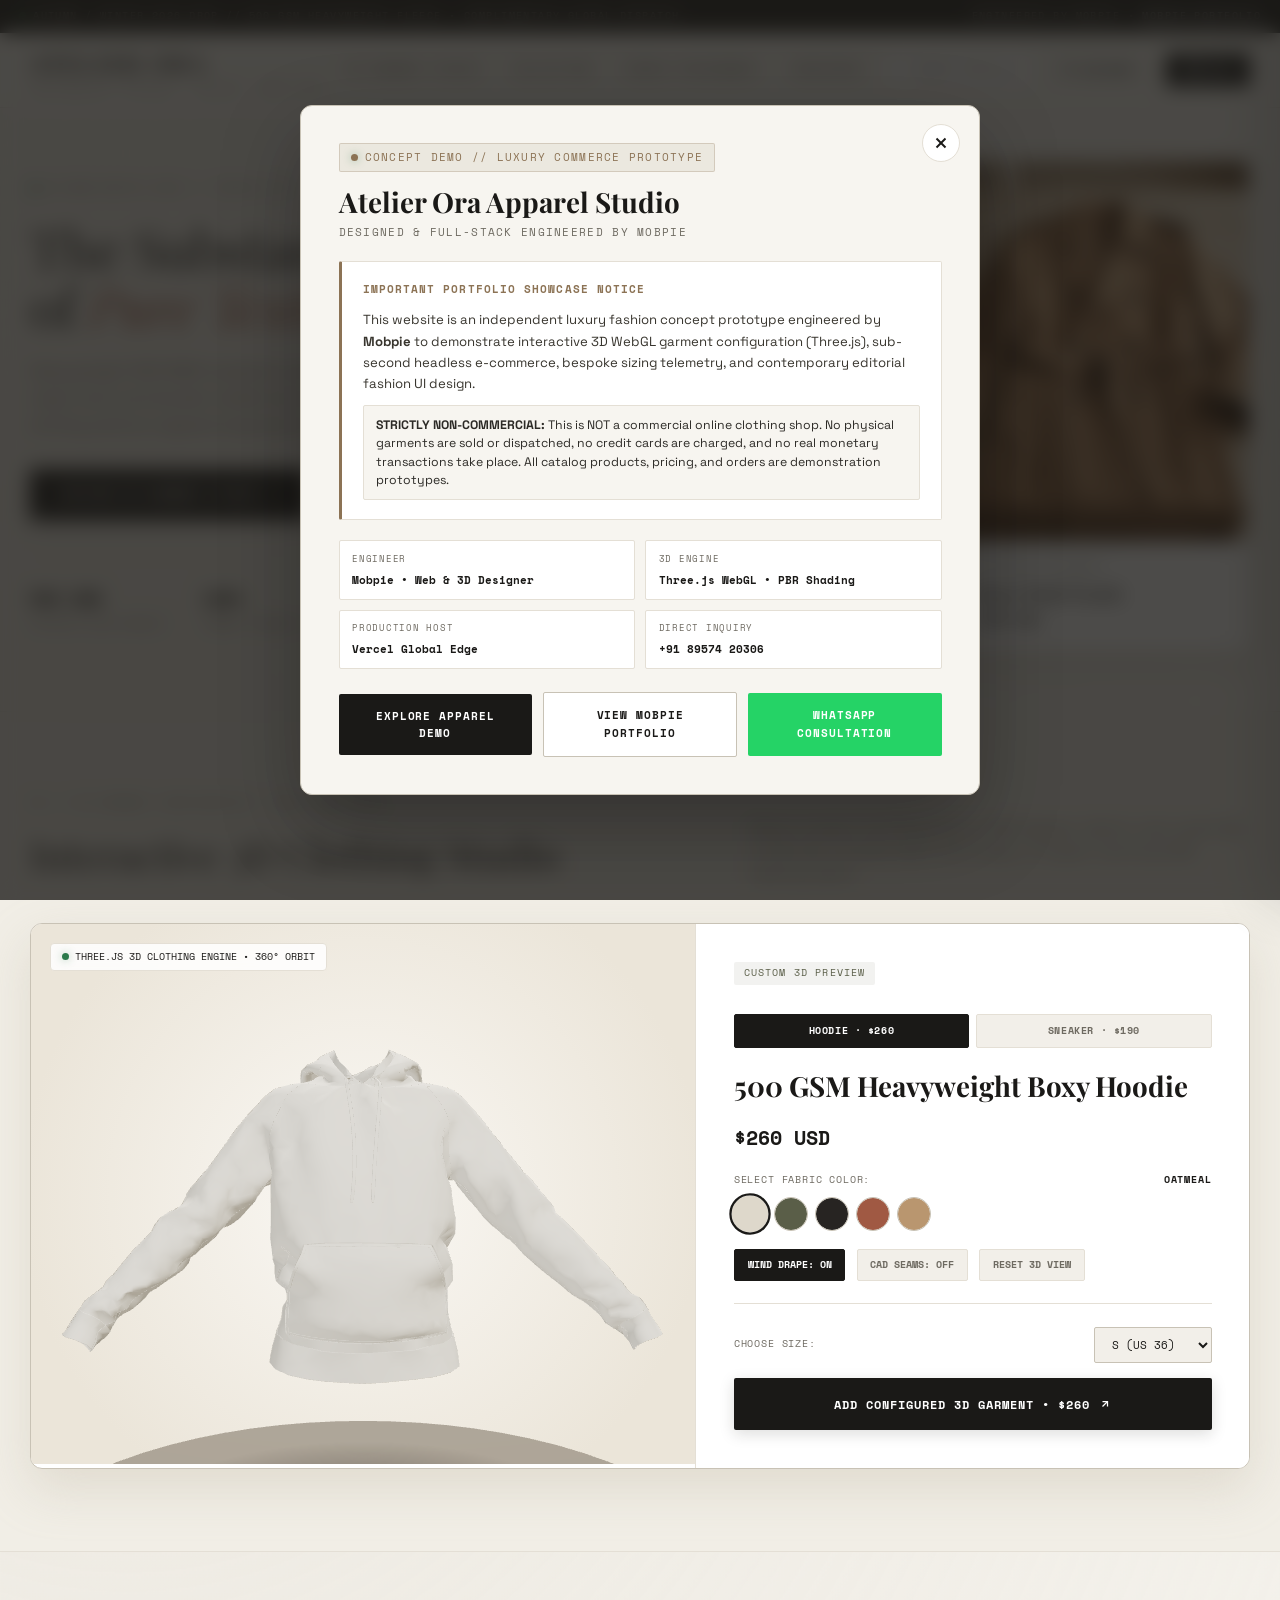
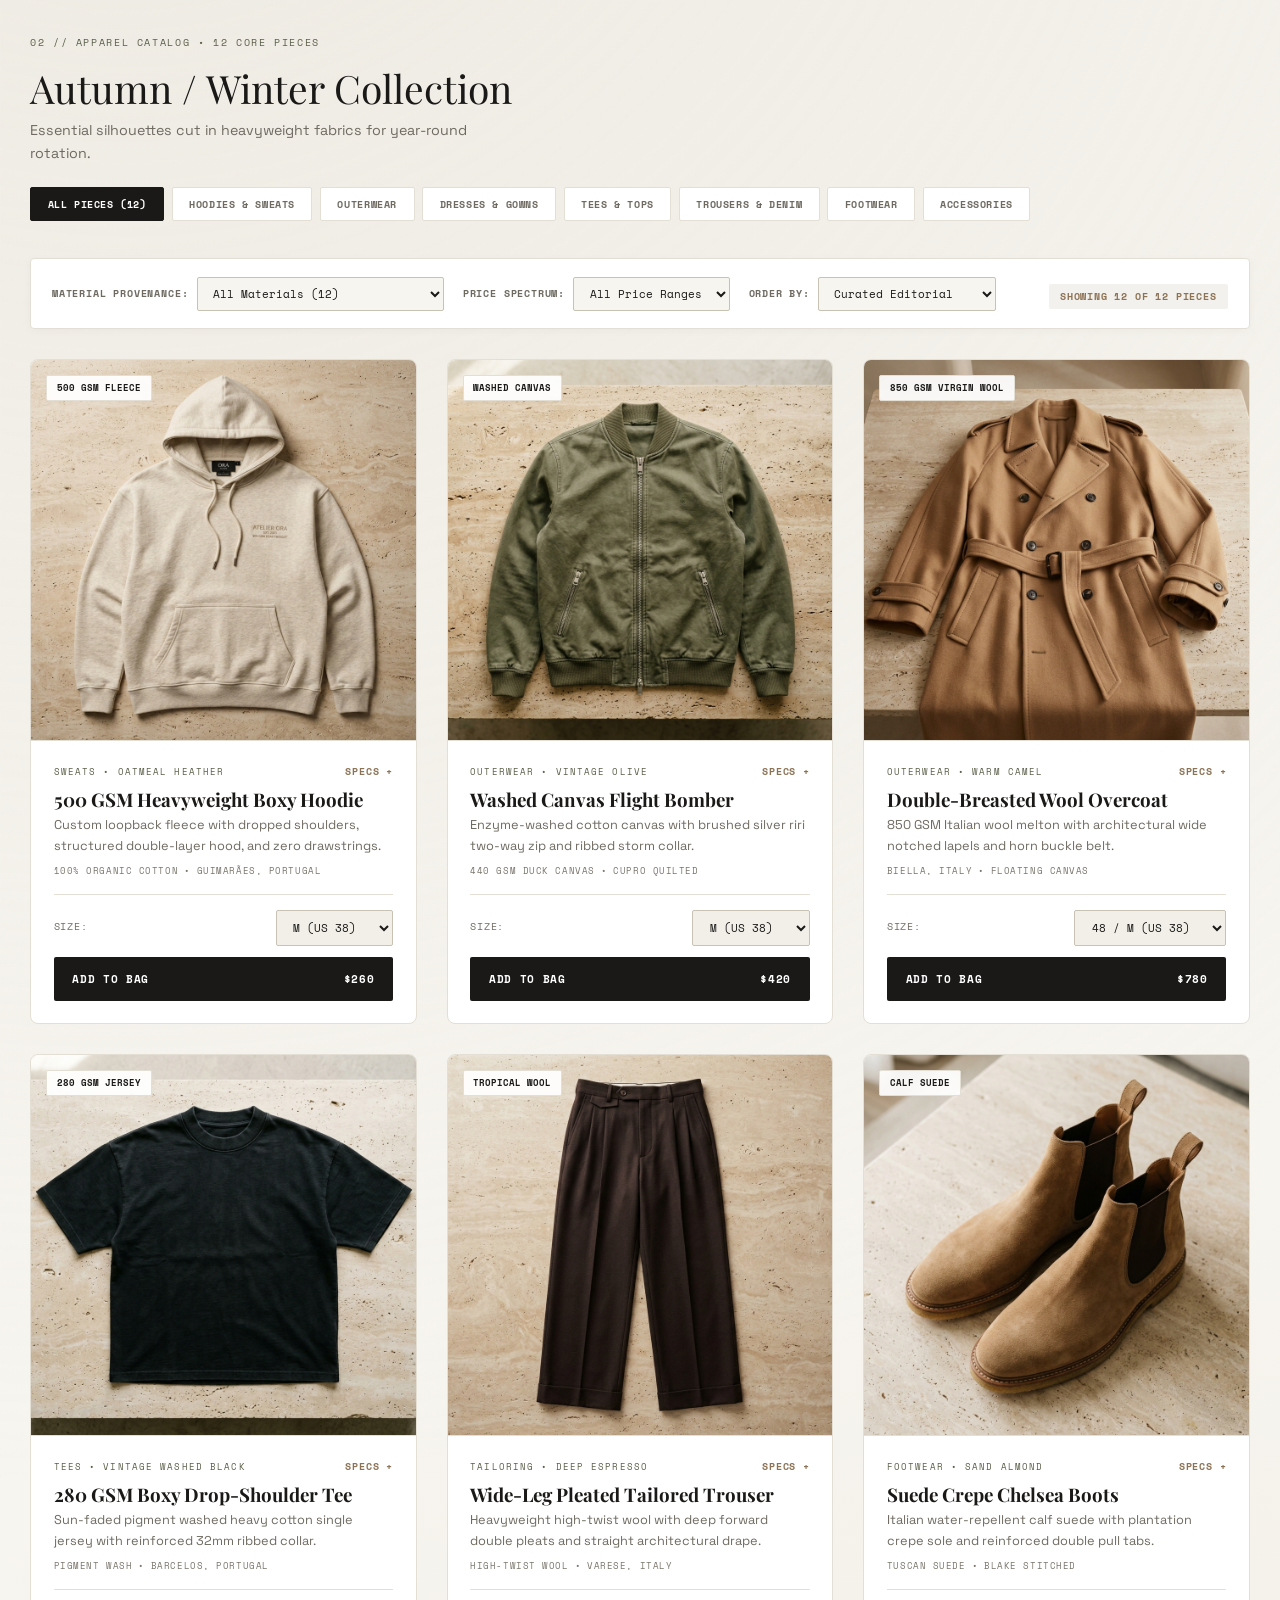
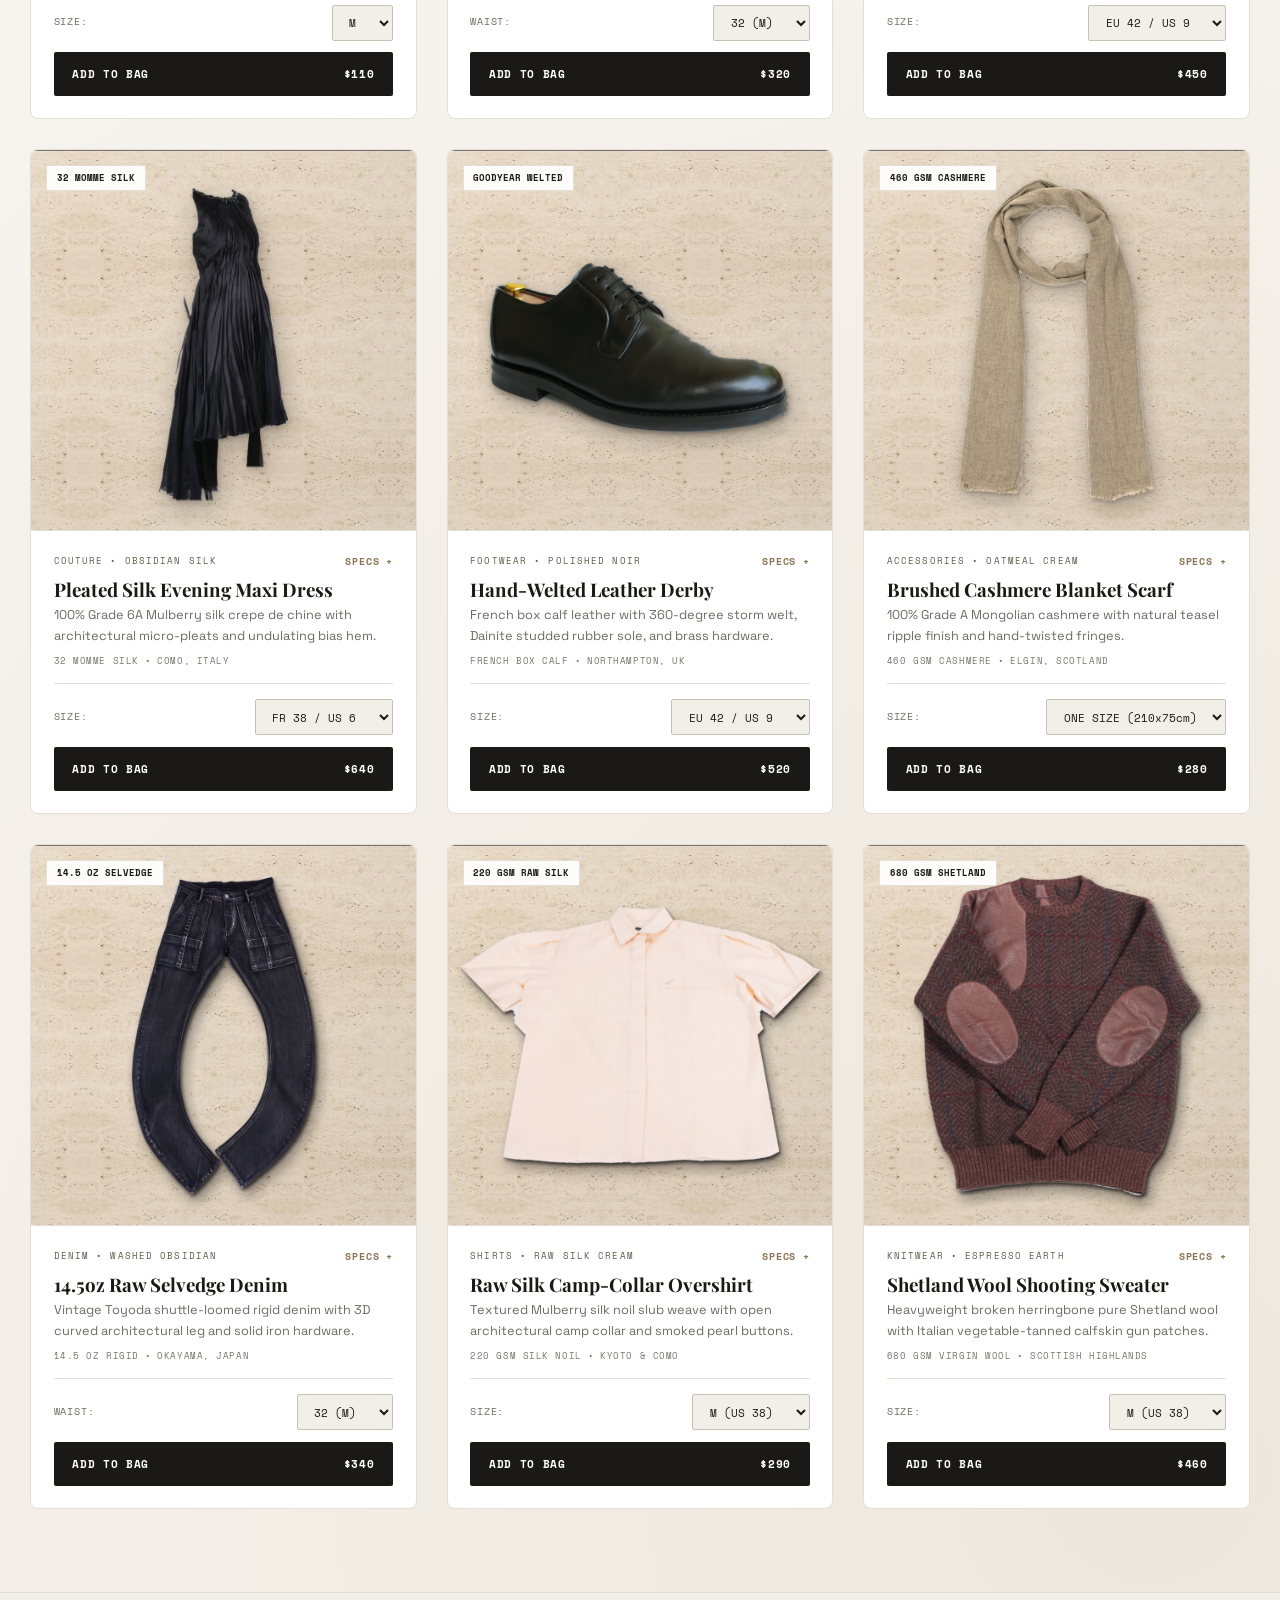
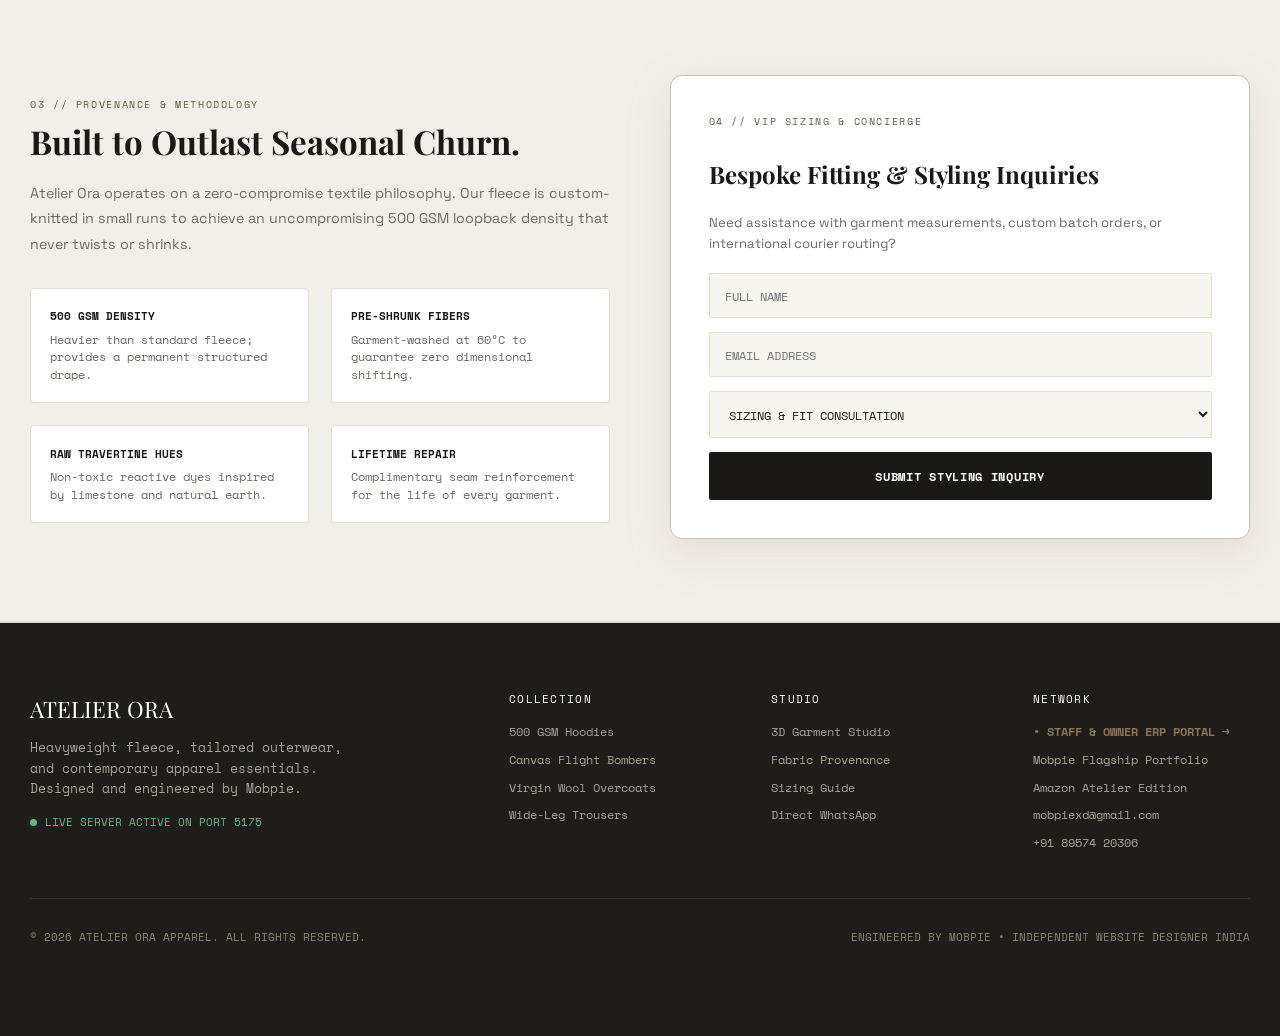
<file: index.html>
<!DOCTYPE html>
<html lang="en">
<head>
  <meta charset="UTF-8">
  <meta name="viewport" content="width=device-width, initial-scale=1.0, maximum-scale=1.0, user-scalable=no">
  <title>ATELIER ORA // Heavyweight Fleece &amp; Tailored Outerwear</title>
  <meta name="description" content="Atelier Ora &bull; Contemporary apparel, custom 500 GSM heavyweight fleece, and architectural outerwear. Interactive 3D garment studio and autumn/winter collection.">

  <!-- Google Fonts: Playfair Display + Space Grotesk + Space Mono -->
  <link rel="preconnect" href="https://fonts.googleapis.com">
  <link rel="preconnect" href="https://fonts.gstatic.com" crossorigin>
  <link href="https://fonts.googleapis.com/css2?family=Playfair+Display:ital,wght@0,400;0,600;0,700;1,400&family=Space+Grotesk:wght@400;500;600;700&family=Space+Mono:wght@400;700&display=swap" rel="stylesheet">

  <link rel="icon" type="image/png" sizes="32x32" href="assets/images/favicon-32x32.png?v=3">
  <link rel="icon" type="image/png" sizes="16x16" href="assets/images/favicon-16x16.png?v=3">
  <link rel="apple-touch-icon" sizes="180x180" href="assets/images/apple-touch-icon.png?v=3">
  <link rel="icon" type="image/svg+xml" href="assets/images/favicon.svg?v=3">
  <link rel="icon" type="image/png" href="assets/images/favicon.png?v=3">
  <link rel="shortcut icon" href="favicon.ico?v=3">
  <link rel="stylesheet" href="assets/css/style.css">
</head>
<body>

  <!-- Top Announcement Ticker -->
  <div class="top-ticker font-mono">
    <div>
      <span class="live-dot"></span>
      <span>AUTUMN / WINTER 2026 DROP // 500 GSM HEAVYWEIGHT FLEECE &bull; COMPLIMENTARY GLOBAL DISPATCH</span>
    </div>
    <div>
      <span>ENGINEERED BY MOBPIE &bull; <a href="https://mobpie-portfolio.vercel.app" target="_blank">MOBPIE PORTFOLIO</a></span>
    </div>
  </div>

  <!-- Header Navigation -->
  <header class="site-header">
    <div class="container header-inner">
      <a href="#hero" class="brand-wrap">
        <span class="brand-name font-display">ATELIER ORA</span>
        <span class="brand-sub font-mono">HEAVYWEIGHT APPAREL &bull; MILAN / NEW YORK</span>
      </a>

      <nav class="nav-links-group font-mono">
        <a href="#studio" class="nav-item">3D GARMENT STUDIO</a>
        <a href="#collection" class="nav-item">COLLECTION</a>
        <a href="#provenance" class="nav-item">FABRIC PROVENANCE</a>
        <a href="#concierge" class="nav-item">CONCIERGE</a>
      </nav>

      <div class="header-actions font-mono">
        <a href="https://mobpie-portfolio.vercel.app" class="btn-portfolio-back" title="Return to Mobpie Designer Portfolio">
          <svg width="14" height="14" viewBox="0 0 24 24" fill="none" stroke="currentColor" stroke-width="2">
            <polyline points="15 18 9 12 15 6"></polyline>
          </svg>
          <span>MOBPIE PORTFOLIO</span>
        </a>

        <button type="button" id="header-account-btn" class="btn-account-header font-mono" aria-label="Patron Account Portal">
          <svg width="15" height="15" viewBox="0 0 24 24" fill="none" stroke="currentColor" stroke-width="2">
            <path d="M20 21v-2a4 4 0 0 0-4-4H8a4 4 0 0 0-4 4v2"></path>
            <circle cx="12" cy="7" r="4"></circle>
          </svg>
          <span>ACCOUNT</span>
        </button>

        <button type="button" class="btn-bag-header cart-toggle-btn" aria-label="Open Apparel Bag">
          <svg width="16" height="16" viewBox="0 0 24 24" fill="none" stroke="currentColor" stroke-width="2.2">
            <path d="M6 2L3 6v14a2 2 0 0 0 2 2h14a2 2 0 0 0 2-2V6l-3-4z"></path>
            <line x1="3" y1="6" x2="21" y2="6"></line>
            <path d="M16 10a4 4 0 0 1-8 0"></path>
          </svg>
          <span>BAG</span>
          <span class="cart-count-badge">0</span>
        </button>

        <button type="button" id="fashion-mobile-menu-btn" class="mobile-menu-toggle-btn" aria-label="Open Menu">
          <svg width="18" height="18" viewBox="0 0 24 24" fill="none" stroke="currentColor" stroke-width="2.2" stroke-linecap="round" stroke-linejoin="round">
            <line x1="3" y1="12" x2="21" y2="12"></line>
            <line x1="3" y1="6" x2="21" y2="6"></line>
            <line x1="3" y1="18" x2="21" y2="18"></line>
          </svg>
        </button>
      </div>
    </div>
  </header>

  <!-- Mobile Slide-out Menu Drawer -->
  <div id="fashion-drawer-overlay" class="fashion-drawer-overlay"></div>
  <aside id="fashion-mobile-drawer" class="fashion-mobile-drawer font-mono">
    <div class="fashion-drawer-header">
      <div class="drawer-brand font-display">ATELIER ORA</div>
      <button type="button" id="fashion-drawer-close" class="fashion-drawer-close-btn" aria-label="Close Menu">
        <svg width="20" height="20" viewBox="0 0 24 24" fill="none" stroke="currentColor" stroke-width="2">
          <line x1="18" y1="6" x2="6" y2="18"></line>
          <line x1="6" y1="6" x2="18" y2="18"></line>
        </svg>
      </button>
    </div>

    <div class="fashion-drawer-links">
      <a href="#studio" class="fashion-drawer-link">
        <span class="drawer-link-num">01</span>
        <span>3D GARMENT STUDIO</span>
      </a>
      <a href="#collection" class="fashion-drawer-link">
        <span class="drawer-link-num">02</span>
        <span>AUTUMN/WINTER CAPSULE</span>
      </a>
      <a href="#provenance" class="fashion-drawer-link">
        <span class="drawer-link-num">03</span>
        <span>FABRIC PROVENANCE</span>
      </a>
      <a href="#concierge" class="fashion-drawer-link">
        <span class="drawer-link-num">04</span>
        <span>STYLING CONCIERGE</span>
      </a>
      <button type="button" id="drawer-account-btn" class="fashion-drawer-link">
        <span class="drawer-link-num">05</span>
        <span>PATRON ACCOUNT &amp; SIZING</span>
      </button>
      <a href="admin.html" class="fashion-drawer-link highlight-admin">
        <span class="drawer-link-num">06</span>
        <span>STAFF &amp; OPERATIONS ERP &rarr;</span>
      </a>
    </div>

    <div class="fashion-drawer-footer">
      <a href="https://wa.me/918957420306?text=Hi%20Atelier%20Ora,%20I%20have%20an%20inquiry%20regarding%20the%20AW26%20capsule." target="_blank" class="drawer-wa-btn">
        <svg width="16" height="16" viewBox="0 0 24 24" fill="none" stroke="currentColor" stroke-width="2">
          <path d="M21 11.5a8.38 8.38 0 0 1-.9 3.8 8.5 8.5 0 0 1-7.6 4.7 8.38 8.38 0 0 1-3.8-.9L3 21l1.9-5.7a8.38 8.38 0 0 1-.9-3.8 8.5 8.5 0 0 1 4.7-7.6 8.38 8.38 0 0 1 3.8-.9h.5a8.48 8.48 0 0 1 8 8v.5z"></path>
        </svg>
        <span>WHATSAPP CONCIERGE</span>
      </a>
      <a href="https://mobpie-portfolio.vercel.app" target="_blank" class="drawer-portfolio-btn">
        <span>&larr; BACK TO MOBPIE PORTFOLIO</span>
      </a>
    </div>
  </aside>

  <!-- Hero Section: Editorial Apparel Presentation -->
  <section id="hero" class="clothing-hero-section">
    <div class="container">
      <div class="hero-editorial-grid">
        <div class="hero-copy-col">
          <div class="hero-season-badge font-mono">
            <span class="live-dot"></span>
            <span>AUTUMN WINTER 2026 // CAPSULE 01</span>
          </div>

          <h1 class="hero-headline font-display">
            The Substance <br>
            of <span class="italic">Pure Texture.</span>
          </h1>

          <p class="hero-desc">
            Heavyweight 500 GSM loopback cotton fleece, unbleached Italian virgin wool, and double-needle tailored construction. No gimmicks—strictly premium apparel engineered for daily longevity.
          </p>

          <div class="hero-cta-duo font-mono">
            <a href="#studio" class="btn-primary-clothing">
              <span>EXPLORE 3D GARMENT STUDIO</span>
              <svg width="12" height="12" viewBox="0 0 24 24" fill="none" stroke="currentColor" stroke-width="2.5">
                <line x1="7" y1="17" x2="17" y2="7"></line>
                <polyline points="7 7 17 7 17 17"></polyline>
              </svg>
            </a>

            <a href="#collection" class="btn-secondary-clothing">
              <span>VIEW APPAREL CATALOG</span>
            </a>
          </div>

          <div class="hero-specs-strip font-mono">
            <div class="spec-item">
              <span class="spec-val">500 GSM</span>
              <span class="spec-lbl">CUSTOM FLEECE WEIGHT</span>
            </div>
            <div class="spec-item">
              <span class="spec-val">100%</span>
              <span class="spec-lbl">COMBED ORGANIC COTTON</span>
            </div>
            <div class="spec-item">
              <span class="spec-val">RIRI &bull; HORN</span>
              <span class="spec-lbl">LUXURY HARDWARE</span>
            </div>
          </div>
        </div>

        <div class="hero-garment-duo-frame">
          <div class="garment-stage-card">
            <div class="garment-stage-img-wrap">
              <img src="assets/images/garment-hoodie-oatmeal.jpg" alt="500 GSM Heavyweight Boxy Hoodie in Oatmeal" loading="eager">
            </div>
            <div class="garment-stage-caption">
              <span class="caption-tag font-mono">CORE ESSENTIAL</span>
              <h3 class="caption-title font-display">500 GSM Boxy Hoodie</h3>
              <span class="caption-price font-mono">$260 USD</span>
            </div>
          </div>

          <div class="garment-stage-card">
            <div class="garment-stage-img-wrap">
              <img src="assets/images/garment-trench-camel.jpg" alt="Double-Breasted Wool Trench Overcoat in Camel" loading="eager">
            </div>
            <div class="garment-stage-caption">
              <span class="caption-tag font-mono">TAILORED OUTERWEAR</span>
              <h3 class="caption-title font-display">Heavy Wool Trench</h3>
              <span class="caption-price font-mono">$780 USD</span>
            </div>
          </div>
        </div>
      </div>
    </div>
  </section>

  <!-- =========================================================================
       SECTION 2: 3D GARMENT STUDIO (BRAND-RELATED 3D CLOTHING VISUALIZER)
       ========================================================================= -->
  <section id="studio" class="studio-3d-section">
    <div class="container">
      <div class="section-kicker font-mono">01 // 3D GARMENT CONFIGURATOR &bull; REAL-TIME WEBGL</div>
      <div class="section-head-split">
        <h2 class="section-title-serif font-display">Interactive 3D Clothing Studio</h2>
        <p class="section-desc-lead">
          Drag to inspect the 3D garment in 360 degrees. Switch color swatches in real-time, simulate fabric wind drape, or inspect technical CAD tailoring seams.
        </p>
      </div>

      <div class="studio-interactive-card">
        <!-- 3D Viewport -->
        <div id="three-garment-container" title="Drag to rotate 3D garment">
          <div style="position: absolute; top: 1.25rem; left: 1.25rem; background: rgba(255,255,255,0.85); backdrop-filter: blur(8px); padding: 0.35rem 0.75rem; border-radius: 4px; font-size: 0.65rem; border: 1px solid #e4dfd5; pointer-events: none;" class="font-mono">
            <span class="live-dot"></span>
            <span>THREE.JS 3D CLOTHING ENGINE &bull; 360° ORBIT</span>
          </div>
        </div>

        <!-- Configuration Controls Panel -->
        <div class="studio-config-panel">
          <div class="studio-panel-top">
            <span class="config-tag-badge font-mono">CUSTOM 3D PREVIEW</span>
            <div class="studio-model-tabs font-mono" role="tablist" aria-label="Choose 3D model">
              <button type="button" class="model-tab-btn active" data-studio-model="hoodie" role="tab">HOODIE · $260</button>
              <button type="button" class="model-tab-btn" data-studio-model="sneaker" role="tab">SNEAKER · $190</button>
            </div>
            <h3 class="config-garment-title font-display" id="studio-model-title">500 GSM Heavyweight Boxy Hoodie</h3>
            <span class="config-garment-price font-mono" id="studio-model-price">$260 USD</span>

            <!-- Color Swatches -->
            <div class="config-swatch-row font-mono">
              <div class="swatch-label-row">
                <span>SELECT FABRIC COLOR:</span>
                <span id="active-swatch-name" style="font-weight: 700; color: #1a1917;">OATMEAL</span>
              </div>
              <div class="swatch-buttons-wrap" id="studio-swatches">
                <button type="button" class="color-swatch-btn swatch-oatmeal active" data-color="oatmeal" title="Oatmeal Heather"></button>
                <button type="button" class="color-swatch-btn swatch-olive" data-color="olive" title="Vintage Olive"></button>
                <button type="button" class="color-swatch-btn swatch-espresso" data-color="espresso" title="Deep Espresso Noir"></button>
                <button type="button" class="color-swatch-btn swatch-terracotta" data-color="terracotta" title="Terracotta Clay"></button>
                <button type="button" class="color-swatch-btn swatch-camel" data-color="camel" title="Warm Camel"></button>
              </div>
            </div>

            <!-- Toggles for Wind & Wireframe -->
            <div class="studio-controls-toggles font-mono">
              <button type="button" id="btn-toggle-wind" class="btn-studio-toggle active">
                <span>WIND DRAPE: ON</span>
              </button>
              <button type="button" id="btn-toggle-wireframe" class="btn-studio-toggle">
                <span>CAD SEAMS: OFF</span>
              </button>
              <button type="button" id="btn-reset-3d" class="btn-studio-toggle">
                <span>RESET 3D VIEW</span>
              </button>
            </div>
          </div>

          <div class="studio-panel-bottom font-mono">
            <div class="size-selector-wrap">
              <label for="select-3d-size">CHOOSE SIZE:</label>
              <select id="select-3d-size" class="select-clean font-mono">
                <option value="S (US 36)">S (US 36 - Chest 42")</option>
                <option value="M (US 38)">M (US 38 - Chest 44")</option>
                <option value="L (US 40)" selected>L (US 40 - Chest 46" - Recommended)</option>
                <option value="XL (US 42)">XL (US 42 - Chest 48")</option>
              </select>
            </div>

            <button type="button" id="btn-add-3d-garment" class="btn-add-3d-cart" data-color="oatmeal" onclick="addConfigured3DGarment()">
              <span id="studio-cta-label">ADD CONFIGURED 3D GARMENT &bull; $260</span>
              <svg width="12" height="12" viewBox="0 0 24 24" fill="none" stroke="currentColor" stroke-width="2.5">
                <line x1="7" y1="17" x2="17" y2="7"></line>
                <polyline points="7 7 17 7 17 17"></polyline>
              </svg>
            </button>
          </div>
        </div>
      </div>
    </div>
  </section>

  <!-- =========================================================================
       SECTION 3: GARMENT CATALOG & STORE
       ========================================================================= -->
  <section id="collection" class="catalog-section">
    <div class="container">
      <div class="section-kicker font-mono">02 // APPAREL CATALOG &bull; 12 CORE PIECES</div>

      <div class="catalog-nav-filter">
        <div>
          <h2 class="section-title-serif font-display">Autumn / Winter Collection</h2>
          <p class="section-desc-lead">Essential silhouettes cut in heavyweight fabrics for year-round rotation.</p>
        </div>

        <div class="filter-pills-bar font-mono">
          <button type="button" class="cat-filter-btn active" data-category="all">ALL PIECES (12)</button>
          <button type="button" class="cat-filter-btn" data-category="sweats">HOODIES &amp; SWEATS</button>
          <button type="button" class="cat-filter-btn" data-category="outerwear">OUTERWEAR</button>
          <button type="button" class="cat-filter-btn" data-category="dresses">DRESSES &amp; GOWNS</button>
          <button type="button" class="cat-filter-btn" data-category="tees">TEES &amp; TOPS</button>
          <button type="button" class="cat-filter-btn" data-category="trousers">TROUSERS &amp; DENIM</button>
          <button type="button" class="cat-filter-btn" data-category="footwear">FOOTWEAR</button>
          <button type="button" class="cat-filter-btn" data-category="accessories">ACCESSORIES</button>
        </div>
      </div>

      <!-- Faceted Parametric Filter Toolbar -->
      <div class="faceted-filter-bar font-mono">
        <div class="faceted-filter-group">
          <label for="filter-material" class="faceted-label">MATERIAL PROVENANCE:</label>
          <select id="filter-material" class="faceted-select font-mono">
            <option value="all">All Materials (12)</option>
            <option value="fleece">500 GSM Loopback Fleece</option>
            <option value="canvas">Washed Cotton Canvas</option>
            <option value="wool">850 GSM Italian Virgin Wool</option>
            <option value="silk">32 Momme Mulberry Silk</option>
            <option value="jersey">280 GSM Single Jersey</option>
            <option value="tropical">High-Twist Tropical Wool</option>
            <option value="suede">Italian Hydro Calf Suede</option>
            <option value="leather">French Box Calf Leather</option>
            <option value="cashmere">460 GSM Mongolian Cashmere</option>
            <option value="denim">14.5oz Okayama Selvedge Denim</option>
            <option value="silk-noil">220 GSM Raw Silk Noil</option>
            <option value="tweed">680 GSM Shetland Wool Tweed</option>
          </select>
        </div>

        <div class="faceted-filter-group">
          <label for="filter-price" class="faceted-label">PRICE SPECTRUM:</label>
          <select id="filter-price" class="faceted-select font-mono">
            <option value="all">All Price Ranges</option>
            <option value="under300">Under $300</option>
            <option value="300to500">$300 - $500</option>
            <option value="over500">Above $500</option>
          </select>
        </div>

        <div class="faceted-filter-group">
          <label for="filter-sort" class="faceted-label">ORDER BY:</label>
          <select id="filter-sort" class="faceted-select font-mono">
            <option value="curated">Curated Editorial</option>
            <option value="price-asc">Price: Low to High</option>
            <option value="price-desc">Price: High to Low</option>
            <option value="weight">Fabric Weight (GSM)</option>
          </select>
        </div>

        <div class="faceted-results-count">
          <span id="catalog-count-badge" class="count-pill">SHOWING 12 OF 12 PIECES</span>
        </div>
      </div>

      <div class="garments-grid">
        <!-- Item 1: Hoodie -->
        <div class="garment-card" data-id="hoodie-01" data-category="sweats" data-material="fleece" data-price="260" data-weight="500">
          <a href="product.html?id=hoodie-01" class="garment-img-frame" title="Click to view garment specifications">
            <span class="garment-badge-pill font-mono">500 GSM FLEECE</span>
            <img src="assets/images/garment-hoodie-oatmeal.jpg" alt="500 GSM Heavyweight Boxy Hoodie" loading="lazy">
            <div class="garment-overlay-cue font-mono">
              <span>VIEW FULL SPECS &amp; PROVENANCE</span>
            </div>
          </a>
          <div class="garment-info-box">
            <div>
              <div class="card-top-meta font-mono">
                <span class="caption-tag">SWEATS &bull; OATMEAL HEATHER</span>
                <span class="card-spec-link" onclick="window.location.href='product.html?id=hoodie-01'">SPECS &plus;</span>
              </div>
              <h3 class="garment-title font-display" onclick="window.location.href='product.html?id=hoodie-01'">500 GSM Heavyweight Boxy Hoodie</h3>
              <p class="garment-summary">Custom loopback fleece with dropped shoulders, structured double-layer hood, and zero drawstrings.</p>
              
              <div class="card-quick-specs font-mono">
                <span>100% ORGANIC COTTON</span>
                <span>&bull;</span>
                <span>GUIMARÃES, PORTUGAL</span>
              </div>
            </div>
            <div class="garment-buy-row">
              <div class="size-selector-wrap font-mono">
                <label for="size-hoodie-01">SIZE:</label>
                <select id="size-hoodie-01" class="select-clean font-mono">
                  <option value="S (US 36)">S (US 36)</option>
                  <option value="M (US 38)" selected>M (US 38)</option>
                  <option value="L (US 40)">L (US 40)</option>
                  <option value="XL (US 42)">XL (US 42)</option>
                </select>
              </div>
              <button type="button" class="btn-add-bag font-mono" onclick="addToCart('hoodie-01')">
                <span>ADD TO BAG</span>
                <span>$260</span>
              </button>
            </div>
          </div>
        </div>

        <!-- Item 2: Bomber Jacket -->
        <div class="garment-card" data-id="bomber-02" data-category="outerwear" data-material="canvas" data-price="420" data-weight="440">
          <a href="product.html?id=bomber-02" class="garment-img-frame" title="Click to view garment specifications">
            <span class="garment-badge-pill font-mono">WASHED CANVAS</span>
            <img src="assets/images/garment-bomber-olive.jpg" alt="Washed Canvas Flight Bomber Jacket" loading="lazy">
            <div class="garment-overlay-cue font-mono">
              <span>VIEW FULL SPECS &amp; PROVENANCE</span>
            </div>
          </a>
          <div class="garment-info-box">
            <div>
              <div class="card-top-meta font-mono">
                <span class="caption-tag">OUTERWEAR &bull; VINTAGE OLIVE</span>
                <span class="card-spec-link" onclick="window.location.href='product.html?id=bomber-02'">SPECS &plus;</span>
              </div>
              <h3 class="garment-title font-display" onclick="window.location.href='product.html?id=bomber-02'">Washed Canvas Flight Bomber</h3>
              <p class="garment-summary">Enzyme-washed cotton canvas with brushed silver riri two-way zip and ribbed storm collar.</p>
              
              <div class="card-quick-specs font-mono">
                <span>440 GSM DUCK CANVAS</span>
                <span>&bull;</span>
                <span>CUPRO QUILTED</span>
              </div>
            </div>
            <div class="garment-buy-row">
              <div class="size-selector-wrap font-mono">
                <label for="size-bomber-02">SIZE:</label>
                <select id="size-bomber-02" class="select-clean font-mono">
                  <option value="M (US 38)" selected>M (US 38)</option>
                  <option value="L (US 40)">L (US 40)</option>
                  <option value="XL (US 42)">XL (US 42)</option>
                </select>
              </div>
              <button type="button" class="btn-add-bag font-mono" onclick="addToCart('bomber-02')">
                <span>ADD TO BAG</span>
                <span>$420</span>
              </button>
            </div>
          </div>
        </div>

        <!-- Item 3: Trench Coat -->
        <div class="garment-card" data-id="trench-03" data-category="outerwear" data-material="wool" data-price="780" data-weight="850">
          <a href="product.html?id=trench-03" class="garment-img-frame" title="Click to view garment specifications">
            <span class="garment-badge-pill font-mono">850 GSM VIRGIN WOOL</span>
            <img src="assets/images/garment-trench-camel.jpg" alt="Double-Breasted Wool Overcoat" loading="lazy">
            <div class="garment-overlay-cue font-mono">
              <span>VIEW FULL SPECS &amp; PROVENANCE</span>
            </div>
          </a>
          <div class="garment-info-box">
            <div>
              <div class="card-top-meta font-mono">
                <span class="caption-tag">OUTERWEAR &bull; WARM CAMEL</span>
                <span class="card-spec-link" onclick="window.location.href='product.html?id=trench-03'">SPECS &plus;</span>
              </div>
              <h3 class="garment-title font-display" onclick="window.location.href='product.html?id=trench-03'">Double-Breasted Wool Overcoat</h3>
              <p class="garment-summary">850 GSM Italian wool melton with architectural wide notched lapels and horn buckle belt.</p>
              
              <div class="card-quick-specs font-mono">
                <span>BIELLA, ITALY</span>
                <span>&bull;</span>
                <span>FLOATING CANVAS</span>
              </div>
            </div>
            <div class="garment-buy-row">
              <div class="size-selector-wrap font-mono">
                <label for="size-trench-03">SIZE:</label>
                <select id="size-trench-03" class="select-clean font-mono">
                  <option value="48 / M" selected>48 / M (US 38)</option>
                  <option value="50 / L">50 / L (US 40)</option>
                  <option value="52 / XL">52 / XL (US 42)</option>
                </select>
              </div>
              <button type="button" class="btn-add-bag font-mono" onclick="addToCart('trench-03')">
                <span>ADD TO BAG</span>
                <span>$780</span>
              </button>
            </div>
          </div>
        </div>

        <!-- Item 4: Boxy Tee -->
        <div class="garment-card" data-id="tee-04" data-category="tees" data-material="jersey" data-price="110" data-weight="280">
          <a href="product.html?id=tee-04" class="garment-img-frame" title="Click to view garment specifications">
            <span class="garment-badge-pill font-mono">280 GSM JERSEY</span>
            <img src="assets/images/garment-tee-charcoal.jpg" alt="280 GSM Boxy Drop-Shoulder Tee" loading="lazy">
            <div class="garment-overlay-cue font-mono">
              <span>VIEW FULL SPECS &amp; PROVENANCE</span>
            </div>
          </a>
          <div class="garment-info-box">
            <div>
              <div class="card-top-meta font-mono">
                <span class="caption-tag">TEES &bull; VINTAGE WASHED BLACK</span>
                <span class="card-spec-link" onclick="window.location.href='product.html?id=tee-04'">SPECS &plus;</span>
              </div>
              <h3 class="garment-title font-display" onclick="window.location.href='product.html?id=tee-04'">280 GSM Boxy Drop-Shoulder Tee</h3>
              <p class="garment-summary">Sun-faded pigment washed heavy cotton single jersey with reinforced 32mm ribbed collar.</p>
              
              <div class="card-quick-specs font-mono">
                <span>PIGMENT WASH</span>
                <span>&bull;</span>
                <span>BARCELOS, PORTUGAL</span>
              </div>
            </div>
            <div class="garment-buy-row">
              <div class="size-selector-wrap font-mono">
                <label for="size-tee-04">SIZE:</label>
                <select id="size-tee-04" class="select-clean font-mono">
                  <option value="S">S</option>
                  <option value="M" selected>M</option>
                  <option value="L">L</option>
                  <option value="XL">XL</option>
                </select>
              </div>
              <button type="button" class="btn-add-bag font-mono" onclick="addToCart('tee-04')">
                <span>ADD TO BAG</span>
                <span>$110</span>
              </button>
            </div>
          </div>
        </div>

        <!-- Item 5: Trousers -->
        <div class="garment-card" data-id="trouser-05" data-category="trousers" data-material="tropical" data-price="320" data-weight="310">
          <a href="product.html?id=trouser-05" class="garment-img-frame" title="Click to view garment specifications">
            <span class="garment-badge-pill font-mono">TROPICAL WOOL</span>
            <img src="assets/images/garment-trouser-espresso.jpg" alt="Wide-Leg Pleated Tailored Trouser" loading="lazy">
            <div class="garment-overlay-cue font-mono">
              <span>VIEW FULL SPECS &amp; PROVENANCE</span>
            </div>
          </a>
          <div class="garment-info-box">
            <div>
              <div class="card-top-meta font-mono">
                <span class="caption-tag">TAILORING &bull; DEEP ESPRESSO</span>
                <span class="card-spec-link" onclick="window.location.href='product.html?id=trouser-05'">SPECS &plus;</span>
              </div>
              <h3 class="garment-title font-display" onclick="window.location.href='product.html?id=trouser-05'">Wide-Leg Pleated Tailored Trouser</h3>
              <p class="garment-summary">Heavyweight high-twist wool with deep forward double pleats and straight architectural drape.</p>
              
              <div class="card-quick-specs font-mono">
                <span>HIGH-TWIST WOOL</span>
                <span>&bull;</span>
                <span>VARESE, ITALY</span>
              </div>
            </div>
            <div class="garment-buy-row">
              <div class="size-selector-wrap font-mono">
                <label for="size-trouser-05">WAIST:</label>
                <select id="size-trouser-05" class="select-clean font-mono">
                  <option value="30 (S)">30 (S)</option>
                  <option value="32 (M)" selected>32 (M)</option>
                  <option value="34 (L)">34 (L)</option>
                  <option value="36 (XL)">36 (XL)</option>
                </select>
              </div>
              <button type="button" class="btn-add-bag font-mono" onclick="addToCart('trouser-05')">
                <span>ADD TO BAG</span>
                <span>$320</span>
              </button>
            </div>
          </div>
        </div>

        <!-- Item 6: Chelsea Boots -->
        <div class="garment-card" data-id="boots-06" data-category="footwear" data-material="suede" data-price="450" data-weight="900">
          <a href="product.html?id=boots-06" class="garment-img-frame" title="Click to view garment specifications">
            <span class="garment-badge-pill font-mono">CALF SUEDE</span>
            <img src="assets/images/garment-boots-suede.jpg" alt="Hand-Burnished Suede Chelsea Boots" loading="lazy">
            <div class="garment-overlay-cue font-mono">
              <span>VIEW FULL SPECS &amp; PROVENANCE</span>
            </div>
          </a>
          <div class="garment-info-box">
            <div>
              <div class="card-top-meta font-mono">
                <span class="caption-tag">FOOTWEAR &bull; SAND ALMOND</span>
                <span class="card-spec-link" onclick="window.location.href='product.html?id=boots-06'">SPECS &plus;</span>
              </div>
              <h3 class="garment-title font-display" onclick="window.location.href='product.html?id=boots-06'">Suede Crepe Chelsea Boots</h3>
              <p class="garment-summary">Italian water-repellent calf suede with plantation crepe sole and reinforced double pull tabs.</p>
              
              <div class="card-quick-specs font-mono">
                <span>TUSCAN SUEDE</span>
                <span>&bull;</span>
                <span>BLAKE STITCHED</span>
              </div>
            </div>
            <div class="garment-buy-row">
              <div class="size-selector-wrap font-mono">
                <label for="size-boots-06">SIZE:</label>
                <select id="size-boots-06" class="select-clean font-mono">
                  <option value="EU 41 / US 8">EU 41 / US 8</option>
                  <option value="EU 42 / US 9" selected>EU 42 / US 9</option>
                  <option value="EU 43 / US 10">EU 43 / US 10</option>
                  <option value="EU 44 / US 11">EU 44 / US 11</option>
                </select>
              </div>
              <button type="button" class="btn-add-bag font-mono" onclick="addToCart('boots-06')">
                <span>ADD TO BAG</span>
                <span>$450</span>
              </button>
            </div>
          </div>
        </div>

        <!-- Item 7: Silk Evening Maxi Dress -->
        <div class="garment-card" data-id="dress-07" data-category="dresses" data-material="silk" data-price="640" data-weight="140">
          <a href="product.html?id=dress-07" class="garment-img-frame" title="Click to view garment specifications">
            <span class="garment-badge-pill font-mono">32 MOMME SILK</span>
            <img src="assets/images/garment-dress-silk.jpg" alt="Bias-Cut Pleated Silk Evening Maxi Dress" loading="lazy">
            <div class="garment-overlay-cue font-mono">
              <span>VIEW FULL SPECS &amp; PROVENANCE</span>
            </div>
          </a>
          <div class="garment-info-box">
            <div>
              <div class="card-top-meta font-mono">
                <span class="caption-tag">COUTURE &bull; OBSIDIAN SILK</span>
                <span class="card-spec-link" onclick="window.location.href='product.html?id=dress-07'">SPECS &plus;</span>
              </div>
              <h3 class="garment-title font-display" onclick="window.location.href='product.html?id=dress-07'">Pleated Silk Evening Maxi Dress</h3>
              <p class="garment-summary">100% Grade 6A Mulberry silk crepe de chine with architectural micro-pleats and undulating bias hem.</p>
              
              <div class="card-quick-specs font-mono">
                <span>32 MOMME SILK</span>
                <span>&bull;</span>
                <span>COMO, ITALY</span>
              </div>
            </div>
            <div class="garment-buy-row">
              <div class="size-selector-wrap font-mono">
                <label for="size-dress-07">SIZE:</label>
                <select id="size-dress-07" class="select-clean font-mono">
                  <option value="FR 36 / US 4">FR 36 / US 4</option>
                  <option value="FR 38 / US 6" selected>FR 38 / US 6</option>
                  <option value="FR 40 / US 8">FR 40 / US 8</option>
                  <option value="FR 42 / US 10">FR 42 / US 10</option>
                </select>
              </div>
              <button type="button" class="btn-add-bag font-mono" onclick="addToCart('dress-07')">
                <span>ADD TO BAG</span>
                <span>$640</span>
              </button>
            </div>
          </div>
        </div>

        <!-- Item 8: Leather Derby -->
        <div class="garment-card" data-id="derby-08" data-category="footwear" data-material="leather" data-price="520" data-weight="880">
          <a href="product.html?id=derby-08" class="garment-img-frame" title="Click to view garment specifications">
            <span class="garment-badge-pill font-mono">GOODYEAR WELTED</span>
            <img src="assets/images/garment-derby-leather.jpg" alt="Hand-Welted Goodyear Leather Derby" loading="lazy">
            <div class="garment-overlay-cue font-mono">
              <span>VIEW FULL SPECS &amp; PROVENANCE</span>
            </div>
          </a>
          <div class="garment-info-box">
            <div>
              <div class="card-top-meta font-mono">
                <span class="caption-tag">FOOTWEAR &bull; POLISHED NOIR</span>
                <span class="card-spec-link" onclick="window.location.href='product.html?id=derby-08'">SPECS &plus;</span>
              </div>
              <h3 class="garment-title font-display" onclick="window.location.href='product.html?id=derby-08'">Hand-Welted Leather Derby</h3>
              <p class="garment-summary">French box calf leather with 360-degree storm welt, Dainite studded rubber sole, and brass hardware.</p>
              
              <div class="card-quick-specs font-mono">
                <span>FRENCH BOX CALF</span>
                <span>&bull;</span>
                <span>NORTHAMPTON, UK</span>
              </div>
            </div>
            <div class="garment-buy-row">
              <div class="size-selector-wrap font-mono">
                <label for="size-derby-08">SIZE:</label>
                <select id="size-derby-08" class="select-clean font-mono">
                  <option value="EU 41 / US 8">EU 41 / US 8</option>
                  <option value="EU 42 / US 9" selected>EU 42 / US 9</option>
                  <option value="EU 43 / US 10">EU 43 / US 10</option>
                  <option value="EU 44 / US 11">EU 44 / US 11</option>
                </select>
              </div>
              <button type="button" class="btn-add-bag font-mono" onclick="addToCart('derby-08')">
                <span>ADD TO BAG</span>
                <span>$520</span>
              </button>
            </div>
          </div>
        </div>

        <!-- Item 9: Cashmere Scarf -->
        <div class="garment-card" data-id="scarf-09" data-category="accessories" data-material="cashmere" data-price="280" data-weight="460">
          <a href="product.html?id=scarf-09" class="garment-img-frame" title="Click to view garment specifications">
            <span class="garment-badge-pill font-mono">460 GSM CASHMERE</span>
            <img src="assets/images/garment-scarf-oatmeal.jpg" alt="Brushed Cashmere Blanket Fringe Scarf" loading="lazy">
            <div class="garment-overlay-cue font-mono">
              <span>VIEW FULL SPECS &amp; PROVENANCE</span>
            </div>
          </a>
          <div class="garment-info-box">
            <div>
              <div class="card-top-meta font-mono">
                <span class="caption-tag">ACCESSORIES &bull; OATMEAL CREAM</span>
                <span class="card-spec-link" onclick="window.location.href='product.html?id=scarf-09'">SPECS &plus;</span>
              </div>
              <h3 class="garment-title font-display" onclick="window.location.href='product.html?id=scarf-09'">Brushed Cashmere Blanket Scarf</h3>
              <p class="garment-summary">100% Grade A Mongolian cashmere with natural teasel ripple finish and hand-twisted fringes.</p>
              
              <div class="card-quick-specs font-mono">
                <span>460 GSM CASHMERE</span>
                <span>&bull;</span>
                <span>ELGIN, SCOTLAND</span>
              </div>
            </div>
            <div class="garment-buy-row">
              <div class="size-selector-wrap font-mono">
                <label for="size-scarf-09">SIZE:</label>
                <select id="size-scarf-09" class="select-clean font-mono">
                  <option value="One Size (210cm x 75cm)" selected>ONE SIZE (210x75cm)</option>
                </select>
              </div>
              <button type="button" class="btn-add-bag font-mono" onclick="addToCart('scarf-09')">
                <span>ADD TO BAG</span>
                <span>$280</span>
              </button>
            </div>
          </div>
        </div>

        <!-- Item 10: Selvedge Denim -->
        <div class="garment-card" data-id="denim-10" data-category="trousers" data-material="denim" data-price="340" data-weight="490">
          <a href="product.html?id=denim-10" class="garment-img-frame" title="Click to view garment specifications">
            <span class="garment-badge-pill font-mono">14.5 OZ SELVEDGE</span>
            <img src="assets/images/garment-denim-obsidian.jpg" alt="14.5oz Architectural Raw Selvedge Denim" loading="lazy">
            <div class="garment-overlay-cue font-mono">
              <span>VIEW FULL SPECS &amp; PROVENANCE</span>
            </div>
          </a>
          <div class="garment-info-box">
            <div>
              <div class="card-top-meta font-mono">
                <span class="caption-tag">DENIM &bull; WASHED OBSIDIAN</span>
                <span class="card-spec-link" onclick="window.location.href='product.html?id=denim-10'">SPECS &plus;</span>
              </div>
              <h3 class="garment-title font-display" onclick="window.location.href='product.html?id=denim-10'">14.5oz Raw Selvedge Denim</h3>
              <p class="garment-summary">Vintage Toyoda shuttle-loomed rigid denim with 3D curved architectural leg and solid iron hardware.</p>
              
              <div class="card-quick-specs font-mono">
                <span>14.5 OZ RIGID</span>
                <span>&bull;</span>
                <span>OKAYAMA, JAPAN</span>
              </div>
            </div>
            <div class="garment-buy-row">
              <div class="size-selector-wrap font-mono">
                <label for="size-denim-10">WAIST:</label>
                <select id="size-denim-10" class="select-clean font-mono">
                  <option value="30 (S)">30 (S)</option>
                  <option value="32 (M)" selected>32 (M)</option>
                  <option value="34 (L)">34 (L)</option>
                  <option value="36 (XL)">36 (XL)</option>
                </select>
              </div>
              <button type="button" class="btn-add-bag font-mono" onclick="addToCart('denim-10')">
                <span>ADD TO BAG</span>
                <span>$340</span>
              </button>
            </div>
          </div>
        </div>

        <!-- Item 11: Silk Overshirt -->
        <div class="garment-card" data-id="shirt-11" data-category="tees" data-material="silk-noil" data-price="290" data-weight="220">
          <a href="product.html?id=shirt-11" class="garment-img-frame" title="Click to view garment specifications">
            <span class="garment-badge-pill font-mono">220 GSM RAW SILK</span>
            <img src="assets/images/garment-shirt-silk.jpg" alt="Raw Silk Camp-Collar Boxy Overshirt" loading="lazy">
            <div class="garment-overlay-cue font-mono">
              <span>VIEW FULL SPECS &amp; PROVENANCE</span>
            </div>
          </a>
          <div class="garment-info-box">
            <div>
              <div class="card-top-meta font-mono">
                <span class="caption-tag">SHIRTS &bull; RAW SILK CREAM</span>
                <span class="card-spec-link" onclick="window.location.href='product.html?id=shirt-11'">SPECS &plus;</span>
              </div>
              <h3 class="garment-title font-display" onclick="window.location.href='product.html?id=shirt-11'">Raw Silk Camp-Collar Overshirt</h3>
              <p class="garment-summary">Textured Mulberry silk noil slub weave with open architectural camp collar and smoked pearl buttons.</p>
              
              <div class="card-quick-specs font-mono">
                <span>220 GSM SILK NOIL</span>
                <span>&bull;</span>
                <span>KYOTO &amp; COMO</span>
              </div>
            </div>
            <div class="garment-buy-row">
              <div class="size-selector-wrap font-mono">
                <label for="size-shirt-11">SIZE:</label>
                <select id="size-shirt-11" class="select-clean font-mono">
                  <option value="S (US 36)">S (US 36)</option>
                  <option value="M (US 38)" selected>M (US 38)</option>
                  <option value="L (US 40)">L (US 40)</option>
                  <option value="XL (US 42)">XL (US 42)</option>
                </select>
              </div>
              <button type="button" class="btn-add-bag font-mono" onclick="addToCart('shirt-11')">
                <span>ADD TO BAG</span>
                <span>$290</span>
              </button>
            </div>
          </div>
        </div>

        <!-- Item 12: Wool Shooting Sweater -->
        <div class="garment-card" data-id="knit-12" data-category="sweats" data-material="tweed" data-price="460" data-weight="680">
          <a href="product.html?id=knit-12" class="garment-img-frame" title="Click to view garment specifications">
            <span class="garment-badge-pill font-mono">680 GSM SHETLAND</span>
            <img src="assets/images/garment-knit-espresso.jpg" alt="Heavyweight Shetland Wool Shooting Sweater" loading="lazy">
            <div class="garment-overlay-cue font-mono">
              <span>VIEW FULL SPECS &amp; PROVENANCE</span>
            </div>
          </a>
          <div class="garment-info-box">
            <div>
              <div class="card-top-meta font-mono">
                <span class="caption-tag">KNITWEAR &bull; ESPRESSO EARTH</span>
                <span class="card-spec-link" onclick="window.location.href='product.html?id=knit-12'">SPECS &plus;</span>
              </div>
              <h3 class="garment-title font-display" onclick="window.location.href='product.html?id=knit-12'">Shetland Wool Shooting Sweater</h3>
              <p class="garment-summary">Heavyweight broken herringbone pure Shetland wool with Italian vegetable-tanned calfskin gun patches.</p>
              
              <div class="card-quick-specs font-mono">
                <span>680 GSM VIRGIN WOOL</span>
                <span>&bull;</span>
                <span>SCOTTISH HIGHLANDS</span>
              </div>
            </div>
            <div class="garment-buy-row">
              <div class="size-selector-wrap font-mono">
                <label for="size-knit-12">SIZE:</label>
                <select id="size-knit-12" class="select-clean font-mono">
                  <option value="M (US 38)" selected>M (US 38)</option>
                  <option value="L (US 40)">L (US 40)</option>
                  <option value="XL (US 42)">XL (US 42)</option>
                </select>
              </div>
              <button type="button" class="btn-add-bag font-mono" onclick="addToCart('knit-12')">
                <span>ADD TO BAG</span>
                <span>$460</span>
              </button>
            </div>
          </div>
        </div>

      </div>
    </div>
  </section>

  <!-- =========================================================================
       SECTION 4: FABRIC PROVENANCE & CONCIERGE
       ========================================================================= -->
  <section id="provenance" class="fabric-section">
    <div class="container">
      <div class="fabric-grid">
        <div>
          <span class="section-kicker font-mono">03 // PROVENANCE &amp; METHODOLOGY</span>
          <h2 class="fabric-title font-display">
            Built to Outlast Seasonal Churn.
          </h2>
          <p class="fabric-body">
            Atelier Ora operates on a zero-compromise textile philosophy. Our fleece is custom-knitted in small runs to achieve an uncompromising 500 GSM loopback density that never twists or shrinks.
          </p>

          <div class="fabric-pillars-grid font-mono">
            <div class="fabric-pillar">
              <div class="pillar-head">500 GSM DENSITY</div>
              <div class="pillar-text">Heavier than standard fleece; provides a permanent structured drape.</div>
            </div>
            <div class="fabric-pillar">
              <div class="pillar-head">PRE-SHRUNK FIBERS</div>
              <div class="pillar-text">Garment-washed at 60°C to guarantee zero dimensional shifting.</div>
            </div>
            <div class="fabric-pillar">
              <div class="pillar-head">RAW TRAVERTINE HUES</div>
              <div class="pillar-text">Non-toxic reactive dyes inspired by limestone and natural earth.</div>
            </div>
            <div class="fabric-pillar">
              <div class="pillar-head">LIFETIME REPAIR</div>
              <div class="pillar-text">Complimentary seam reinforcement for the life of every garment.</div>
            </div>
          </div>
        </div>

        <div id="concierge" class="concierge-card">
          <span class="section-kicker font-mono">04 // VIP SIZING &amp; CONCIERGE</span>
          <h3 class="concierge-title font-display">Bespoke Fitting &amp; Styling Inquiries</h3>
          <p class="concierge-desc">Need assistance with garment measurements, custom batch orders, or international courier routing?</p>

          <form class="concierge-form font-mono" onsubmit="alert('Thank you. An Atelier Ora styling consultant will reach out via WhatsApp/Email shortly.'); return false;">
            <input type="text" class="concierge-input" placeholder="FULL NAME" required>
            <input type="email" class="concierge-input" placeholder="EMAIL ADDRESS" required>
            <select class="concierge-select">
              <option value="sizing">SIZING &amp; FIT CONSULTATION</option>
              <option value="wholesale">WHOLESALE &amp; SPECIAL BATCH</option>
              <option value="dispatch">EXPEDITED WHITE-GLOVE COURIER</option>
            </select>
            <button type="submit" class="btn-concierge-submit">SUBMIT STYLING INQUIRY</button>
          </form>
        </div>
      </div>
    </div>
  </section>

  <!-- Footer -->
  <footer class="site-footer">
    <div class="container">
      <div class="footer-grid font-mono">
        <div>
          <div class="footer-brand-title font-display">ATELIER ORA</div>
          <p class="footer-desc">Heavyweight fleece, tailored outerwear, and contemporary apparel essentials. Designed and engineered by Mobpie.</p>
          <div style="font-size: 0.72rem; color: #6bb382; margin-top: 1rem; display: flex; align-items: center; gap: 0.5rem;">
            <span class="live-dot" style="background: #6bb382;"></span>
            <span>LIVE SERVER ACTIVE ON PORT 5175</span>
          </div>
        </div>

        <div>
          <div class="footer-col-title">COLLECTION</div>
          <ul class="footer-links-list">
            <li><a href="#collection">500 GSM Hoodies</a></li>
            <li><a href="#collection">Canvas Flight Bombers</a></li>
            <li><a href="#collection">Virgin Wool Overcoats</a></li>
            <li><a href="#collection">Wide-Leg Trousers</a></li>
          </ul>
        </div>

        <div>
          <div class="footer-col-title">STUDIO</div>
          <ul class="footer-links-list">
            <li><a href="#studio">3D Garment Studio</a></li>
            <li><a href="#provenance">Fabric Provenance</a></li>
            <li><a href="#concierge">Sizing Guide</a></li>
            <li><a href="https://wa.me/918957420306" target="_blank">Direct WhatsApp</a></li>
          </ul>
        </div>

        <div>
          <div class="footer-col-title">NETWORK</div>
          <ul class="footer-links-list">
            <li><a href="admin.html" style="color: #8c7355; font-weight: 700;">&bull; STAFF &amp; OWNER ERP PORTAL &rarr;</a></li>
            <li><a href="https://mobpie-portfolio.vercel.app" target="_blank">Mobpie Flagship Portfolio</a></li>
            <li><a href="https://amazon-redesign-five.vercel.app" target="_blank">Amazon Atelier Edition</a></li>
            <li><a href="mailto:mobpiexd@gmail.com">mobpiexd@gmail.com</a></li>
            <li><a href="tel:+918957420306">+91 89574 20306</a></li>
          </ul>
        </div>
      </div>

      <div class="footer-bottom-row font-mono">
        <span>&copy; 2026 ATELIER ORA APPAREL. ALL RIGHTS RESERVED.</span>
        <span>ENGINEERED BY MOBPIE &bull; INDEPENDENT WEBSITE DESIGNER INDIA</span>
      </div>
    </div>
  </footer>

  <!-- Slide-Over Apparel Bag Drawer -->
  <div id="cart-overlay" class="cart-overlay"></div>
  <aside id="cart-drawer" class="cart-drawer">
    <div class="cart-header">
      <div class="cart-title font-display">Your Apparel Bag</div>
      <button type="button" id="cart-close-btn" class="btn-cart-close" aria-label="Close Bag">
        <svg width="20" height="20" viewBox="0 0 24 24" fill="none" stroke="currentColor" stroke-width="2">
          <line x1="18" y1="6" x2="6" y2="18"></line>
          <line x1="6" y1="6" x2="18" y2="18"></line>
        </svg>
      </button>
    </div>

    <div id="cart-items-container" class="cart-items-container">
      <!-- Injected by JS -->
    </div>

    <div class="cart-footer">
      <div class="cart-subtotal-row font-mono">
        <span>SUBTOTAL:</span>
        <span id="cart-subtotal" style="font-weight: 700; font-size: 1.15rem;">$0</span>
      </div>
      <div class="font-mono" style="font-size: 0.68rem; color: var(--text-muted);">
        &bull; Complimentary White-Glove Insured Air Delivery Included
      </div>
      <button type="button" id="btn-checkout" class="btn-checkout-drawer font-mono">
        <span>PROCEED TO CONCIERGE CHECKOUT</span>
        <svg width="14" height="14" viewBox="0 0 24 24" fill="none" stroke="currentColor" stroke-width="2.5">
          <line x1="5" y1="12" x2="19" y2="12"></line>
          <polyline points="12 5 19 12 12 19"></polyline>
        </svg>
      </button>
    </div>
  </aside>

  <!-- =========================================================================
       MODAL 1: PRODUCT SPECIFICATION & QUICK VIEW MODAL
       ========================================================================= -->
  <div id="product-detail-modal" class="custom-modal">
    <div class="modal-dialog product-modal-dialog">
      <button type="button" id="product-modal-close" class="modal-close-btn" aria-label="Close Product View" onclick="closeProductModal()">
        <svg width="18" height="18" viewBox="0 0 24 24" fill="none" stroke="currentColor" stroke-width="2.5">
          <line x1="18" y1="6" x2="6" y2="18"></line>
          <line x1="6" y1="6" x2="18" y2="18"></line>
        </svg>
      </button>
      <div id="product-modal-body" class="product-modal-grid">
        <!-- Populated dynamically by openProductModal(id) in fashion-store.js -->
      </div>
    </div>
  </div>

  <!-- =========================================================================
       MODAL 2: PATRON ACCOUNT & BESPOKE FIT PORTAL MODAL
       ========================================================================= -->
  <div id="account-portal-modal" class="custom-modal">
    <div class="modal-dialog account-modal-dialog">
      <button type="button" id="account-modal-close" class="modal-close-btn" aria-label="Close Account" onclick="closeAccountModal()">
        <svg width="18" height="18" viewBox="0 0 24 24" fill="none" stroke="currentColor" stroke-width="2.5">
          <line x1="18" y1="6" x2="6" y2="18"></line>
          <line x1="6" y1="6" x2="18" y2="18"></line>
        </svg>
      </button>
      
      <div class="account-portal-header">
        <div>
          <div class="section-kicker font-mono">ATELIER CIRCLE // PATRON PORTAL</div>
          <h2 class="font-display" style="font-size: 1.85rem; color: #1a1917; margin: 0.25rem 0 0.4rem;">Julian Vance</h2>
          <span class="font-mono" style="font-size: 0.72rem; color: #7a756c;">PATRON ID: AO-9941-M &bull; REGISTERED STUDIO CLIENT</span>
        </div>
        <div class="patron-tier-badge font-mono">
          <span class="live-dot" style="background: #8c7355;"></span>
          <span>TIER 01 // FOUNDING PATRON</span>
        </div>
      </div>

      <div class="account-nav-tabs font-mono">
        <button type="button" class="acc-tab-btn active" data-tab="acc-orders" onclick="switchAccountTab('acc-orders')">DISPATCH TELEMETRY</button>
        <button type="button" class="acc-tab-btn" data-tab="acc-measurements" onclick="switchAccountTab('acc-measurements')">BESPOKE MEASUREMENTS</button>
        <button type="button" class="acc-tab-btn" data-tab="acc-profile" onclick="switchAccountTab('acc-profile')">PATRON PRIVILEGES</button>
        <button type="button" class="acc-tab-btn" data-tab="acc-address" onclick="switchAccountTab('acc-address')">WHITE-GLOVE DESTINATION</button>
      </div>

      <div class="account-tab-contents">
        <!-- Tab 1: Dispatch Telemetry -->
        <div id="acc-orders" class="acc-tab-pane active">
          <div class="active-dispatch-card font-mono">
            <div class="dispatch-card-header">
              <div>
                <span class="dispatch-chip active">IN AIR TRANSIT</span>
                <span class="dispatch-order-id">ORDER #AO-9412</span>
              </div>
              <span class="dispatch-date">DISPATCHED 14 HOURS AGO</span>
            </div>

            <div class="dispatch-garment-row">
              <img src="assets/images/garment-hoodie-oatmeal.jpg" alt="500 GSM Boxy Hoodie" class="dispatch-thumb">
              <div>
                <h4 class="font-display" style="font-size: 1.15rem; color: #1a1917;">500 GSM Heavyweight Boxy Hoodie</h4>
                <p style="font-size: 0.78rem; color: #6e6a61; margin-top: 0.2rem;">Color: Oatmeal Heather &bull; Size: L (US 40) &bull; Value: $260 USD</p>
                <p style="font-size: 0.72rem; color: #8c7355; margin-top: 0.35rem;">Air Waybill: <strong>AWB-LX-994182</strong> &bull; Carrier: Swiss Air Priority Logistics</p>
              </div>
            </div>

            <div class="dispatch-progress-track">
              <div class="track-step done">
                <span class="step-dot"></span>
                <span class="step-lbl">ORDER PLACED</span>
              </div>
              <div class="track-line done"></div>
              <div class="track-step done">
                <span class="step-dot"></span>
                <span class="step-lbl">MILLED &amp; TAILORED</span>
              </div>
              <div class="track-line done"></div>
              <div class="track-step active">
                <span class="step-dot"></span>
                <span class="step-lbl">IN AIR TRANSIT (ZURICH)</span>
              </div>
              <div class="track-line"></div>
              <div class="track-step">
                <span class="step-dot"></span>
                <span class="step-lbl">DOORSTEP DELIVERY</span>
              </div>
            </div>
            
            <div class="dispatch-footer-notice">
              <span>ESTIMATED DELIVERY: Tomorrow by 2:00 PM (Signature Required)</span>
            </div>
          </div>

          <div class="past-orders-list font-mono" style="margin-top: 1.25rem;">
            <div class="past-order-row">
              <div class="past-left">
                <strong>ORDER #AO-8104</strong>
                <span>Washed Canvas Flight Bomber (Vintage Olive / L)</span>
              </div>
              <div class="past-right">
                <span class="badge-verified">DELIVERED &amp; SIGNED</span>
                <span>$420 USD &bull; Aug 2026</span>
              </div>
            </div>
          </div>
        </div>

        <!-- Tab 2: Bespoke Sizing & Measurements -->
        <div id="acc-measurements" class="acc-tab-pane">
          <div class="measurements-card font-mono">
            <div class="measure-head">
              <span class="measure-title">ARCHIVED BODY MEASUREMENTS (JULIAN VANCE)</span>
              <span class="measure-rec">AUTO SIZING: SIZE L (US 40)</span>
            </div>
            <p class="measure-desc font-body">
              Your bespoke body profile is synchronized with our pattern cutters in Portugal and Italy to ensure an immaculate silhouette across every order.
            </p>

            <div class="measure-grid">
              <div class="measure-item">
                <span class="m-lbl">CHEST CIRCUMFERENCE</span>
                <span class="m-val">42.0 in (106.7 cm)</span>
              </div>
              <div class="measure-item">
                <span class="m-lbl">SHOULDER BREADTH</span>
                <span class="m-val">19.2 in (48.8 cm)</span>
              </div>
              <div class="measure-item">
                <span class="m-lbl">SLEEVE LENGTH</span>
                <span class="m-val">25.5 in (64.8 cm)</span>
              </div>
              <div class="measure-item">
                <span class="m-lbl">NATURAL WAIST</span>
                <span class="m-val">32.0 in (81.3 cm)</span>
              </div>
              <div class="measure-item">
                <span class="m-lbl">INSEAM LENGTH</span>
                <span class="m-val">31.5 in (80.0 cm)</span>
              </div>
              <div class="measure-item">
                <span class="m-lbl">FOOT LAST</span>
                <span class="m-val">EU 42 / US 9 (Standard D)</span>
              </div>
            </div>

            <div class="measure-action-row">
              <button type="button" class="btn-measure-update" onclick="alert('Bespoke measurements verified. No updates required.');">
                VERIFY MEASUREMENTS
              </button>
              <button type="button" class="btn-measure-book font-mono" onclick="alert('Styling consultation request received. Our tailor will contact you via WhatsApp.');">
                BOOK VIRTUAL FITTING
              </button>
            </div>
          </div>
        </div>

        <!-- Tab 3: Patron Privileges -->
        <div id="acc-profile" class="acc-tab-pane">
          <div class="privileges-grid font-mono">
            <div class="priv-box">
              <span class="priv-k">COMPLIMENTARY AIRFREIGHT</span>
              <span class="priv-v">Zero shipping charges worldwide on all orders regardless of cart value.</span>
            </div>
            <div class="priv-box">
              <span class="priv-k">48-HOUR CAPSULE ALLOCATION</span>
              <span class="priv-v">Private preview access before new seasonal collections launch publicly.</span>
            </div>
            <div class="priv-box">
              <span class="priv-k">LIFETIME ATELIER REPAIR</span>
              <span class="priv-v">Complimentary seam reinforcement, hardware replacement, and re-stitching for life.</span>
            </div>
            <div class="priv-box">
              <span class="priv-k">WHATSAPP STYLING HOTLINE</span>
              <span class="priv-v">Direct line to lead styling concierge (+91 89574 20306) for customized orders.</span>
            </div>
          </div>
        </div>

        <!-- Tab 4: White-Glove Destination -->
        <div id="acc-address" class="acc-tab-pane">
          <div class="address-card font-mono">
            <div class="addr-badge">PRIMARY ATELIER RESIDENCE</div>
            <h4 class="font-display" style="font-size: 1.25rem; color: #1a1917; margin: 0.5rem 0 0.25rem;">Julian Vance</h4>
            <p style="font-size: 0.82rem; color: #5a564e; line-height: 1.6;">
              Penthouse 14, Oberoi Sky Enclave<br>
              Barakhamba Road, Connaught Place<br>
              New Delhi, 110001, India
            </p>
            <div class="addr-special font-mono" style="margin-top: 1rem; font-size: 0.72rem; color: #8c7355; background: rgba(140, 115, 85, 0.08); padding: 0.6rem 0.8rem; border-radius: 3px;">
              COURIER NOTE: Private elevator access. Hand-deliver directly to concierge reception.
            </div>
          </div>
        </div>
      </div>
    </div>
  </div>

  <!-- =========================================================================
       MODAL 3: ATELIER ORA CONCEPT DEMO DISCLAIMER MODAL
       ========================================================================= -->
  <div id="demo-disclaimer-modal" class="custom-modal">
    <div class="modal-dialog fashion-disclaimer-dialog">
      <button type="button" id="fashion-disclaimer-close" class="modal-close-btn" aria-label="Close Disclaimer" onclick="dismissFashionDisclaimer()">
        <svg width="18" height="18" viewBox="0 0 24 24" fill="none" stroke="currentColor" stroke-width="2.5">
          <line x1="18" y1="6" x2="6" y2="18"></line>
          <line x1="6" y1="6" x2="18" y2="18"></line>
        </svg>
      </button>

      <div class="fashion-disclaimer-inner">
        <div class="disclaimer-kicker font-mono">
          <span class="live-dot" style="background: #8c7355;"></span>
          <span>CONCEPT DEMO // LUXURY COMMERCE PROTOTYPE</span>
        </div>

        <h2 class="font-display fashion-disclaimer-heading">Atelier Ora Apparel Studio</h2>
        <p class="fashion-disclaimer-subhead font-mono">DESIGNED &amp; FULL-STACK ENGINEERED BY MOBPIE</p>

        <div class="fashion-disclaimer-callout font-body">
          <div class="callout-kicker font-mono">IMPORTANT PORTFOLIO SHOWCASE NOTICE</div>
          <p>
            This website is an independent luxury fashion concept prototype engineered by <strong>Mobpie</strong> to demonstrate interactive 3D WebGL garment configuration (Three.js), sub-second headless e-commerce, bespoke sizing telemetry, and contemporary editorial fashion UI design.
          </p>
          <p class="callout-sub-warn">
            <strong>STRICTLY NON-COMMERCIAL:</strong> This is NOT a commercial online clothing shop. No physical garments are sold or dispatched, no credit cards are charged, and no real monetary transactions take place. All catalog products, pricing, and orders are demonstration prototypes.
          </p>
        </div>

        <div class="fashion-telemetry-grid font-mono">
          <div class="tele-box">
            <span class="t-label">ENGINEER</span>
            <span class="t-value">Mobpie &bull; Web &amp; 3D Designer</span>
          </div>
          <div class="tele-box">
            <span class="t-label">3D ENGINE</span>
            <span class="t-value">Three.js WebGL &bull; PBR Shading</span>
          </div>
          <div class="tele-box">
            <span class="t-label">PRODUCTION HOST</span>
            <span class="t-value">Vercel Global Edge</span>
          </div>
          <div class="tele-box">
            <span class="t-label">DIRECT INQUIRY</span>
            <span class="t-value">+91 89574 20306</span>
          </div>
        </div>

        <div class="fashion-disclaimer-actions font-mono">
          <button type="button" class="btn-primary-fashion-demo" onclick="dismissFashionDisclaimer()">
            EXPLORE APPAREL DEMO
          </button>
          <a href="https://mobpie-portfolio.vercel.app" target="_blank" class="btn-secondary-fashion-demo">
            VIEW MOBPIE PORTFOLIO
          </a>
          <a href="https://wa.me/918957420306?text=Hi%20Mobpie,%20I%20saw%20your%20Atelier%20Ora%203D%20clothing%20store%20and%20would%20like%20to%20collaborate." target="_blank" class="btn-wa-fashion-demo">
            WHATSAPP CONSULTATION
          </a>
        </div>
      </div>
    </div>
  </div>

  <!-- Checkout Concierge Modal -->
  <div id="checkout-modal" class="custom-modal">
    <div class="modal-dialog font-mono">
      <button type="button" id="checkout-modal-close" class="modal-close-btn" aria-label="Close Checkout">
        <svg width="16" height="16" viewBox="0 0 24 24" fill="none" stroke="currentColor" stroke-width="2.5">
          <line x1="18" y1="6" x2="6" y2="18"></line>
          <line x1="6" y1="6" x2="18" y2="18"></line>
        </svg>
      </button>
      <span class="section-kicker">CONCIERGE CHECKOUT</span>
      <h2 class="font-display" style="font-size: 1.8rem; margin: 0.5rem 0 1rem; color: #1a1917;">Complete Your Order</h2>
      <p style="font-size: 0.85rem; color: #6e6a61; margin-bottom: 1.5rem; line-height: 1.6;">
        Your order will be dispatched with complimentary insured white-glove shipping. Confirm with our direct WhatsApp styling hotline or proceed to digital payment.
      </p>

      <button type="button" id="btn-checkout-wa" class="btn-checkout-drawer" style="margin-bottom: 0.85rem;">
        <svg width="18" height="18" viewBox="0 0 24 24" fill="none" stroke="currentColor" stroke-width="2.2">
          <path d="M21 11.5a8.38 8.38 0 0 1-.9 3.8 8.5 8.5 0 0 1-7.6 4.7 8.38 8.38 0 0 1-3.8-.9L3 21l1.9-5.7a8.38 8.38 0 0 1-.9-3.8 8.5 8.5 0 0 1 4.7-7.6 8.38 8.38 0 0 1 3.8-.9h.5a8.48 8.48 0 0 1 8 8v.5z"></path>
        </svg>
        <span>CONFIRM VIA WHATSAPP (+91 89574 20306)</span>
      </button>

      <button type="button" class="btn-checkout-drawer" style="background: #ffffff; color: #1a1917; border: 1px solid #c8c2b5;" onclick="alert('Order reservation confirmed. Our concierge representative will email your dispatch confirmation.'); document.getElementById('checkout-modal').classList.remove('open');">
        <span>PAY VIA SECURE CARD / WIRE</span>
      </button>
    </div>
  </div>

  <!-- Mobile Bottom Navigation Dock -->
  <nav class="mobile-nav-dock font-mono">
    <a href="#hero" class="mobile-dock-btn">
      <svg width="18" height="18" viewBox="0 0 24 24" fill="none" stroke="currentColor" stroke-width="2">
        <path d="M3 9l9-7 9 7v11a2 2 0 0 1-2 2H5a2 2 0 0 1-2-2z"></path>
        <polyline points="9 22 9 12 15 12 15 22"></polyline>
      </svg>
      <span>HOME</span>
    </a>

    <a href="#studio" class="mobile-dock-btn">
      <svg width="18" height="18" viewBox="0 0 24 24" fill="none" stroke="currentColor" stroke-width="2">
        <polygon points="12 2 2 7 12 12 22 7 12 2"></polygon>
        <polyline points="2 17 12 22 22 17"></polyline>
        <polyline points="2 12 12 17 22 12"></polyline>
      </svg>
      <span>3D STUDIO</span>
    </a>

    <a href="#collection" class="mobile-dock-btn">
      <svg width="18" height="18" viewBox="0 0 24 24" fill="none" stroke="currentColor" stroke-width="2">
        <rect x="3" y="3" width="18" height="18" rx="2" ry="2"></rect>
        <line x1="3" y1="9" x2="21" y2="9"></line>
        <line x1="9" y1="21" x2="9" y2="9"></line>
      </svg>
      <span>SHOP</span>
    </a>

    <button type="button" id="mobile-dock-account-btn" class="mobile-dock-btn" aria-label="Patron Account Portal">
      <svg width="18" height="18" viewBox="0 0 24 24" fill="none" stroke="currentColor" stroke-width="2">
        <path d="M20 21v-2a4 4 0 0 0-4-4H8a4 4 0 0 0-4 4v2"></path>
        <circle cx="12" cy="7" r="4"></circle>
      </svg>
      <span>ACCOUNT</span>
    </button>

    <button type="button" class="mobile-dock-btn cart-toggle-btn">
      <svg width="18" height="18" viewBox="0 0 24 24" fill="none" stroke="currentColor" stroke-width="2">
        <path d="M6 2L3 6v14a2 2 0 0 0 2 2h14a2 2 0 0 0 2-2V6l-3-4z"></path>
        <line x1="3" y1="6" x2="21" y2="6"></line>
        <path d="M16 10a4 4 0 0 1-8 0"></path>
      </svg>
      <span>BAG</span>
      <span class="cart-count-badge" style="position: absolute; top: 2px; right: 8px;">0</span>
    </button>
  </nav>

  <!-- Local Three.js and Store Scripts -->
  <script src="assets/js/three.min.js"></script>
  <script src="assets/js/GLTFLoader.js"></script>
  <script src="assets/js/three-fashion.js"></script>
  <script src="assets/js/fashion-store.js"></script>

</body>
</html>
</file>
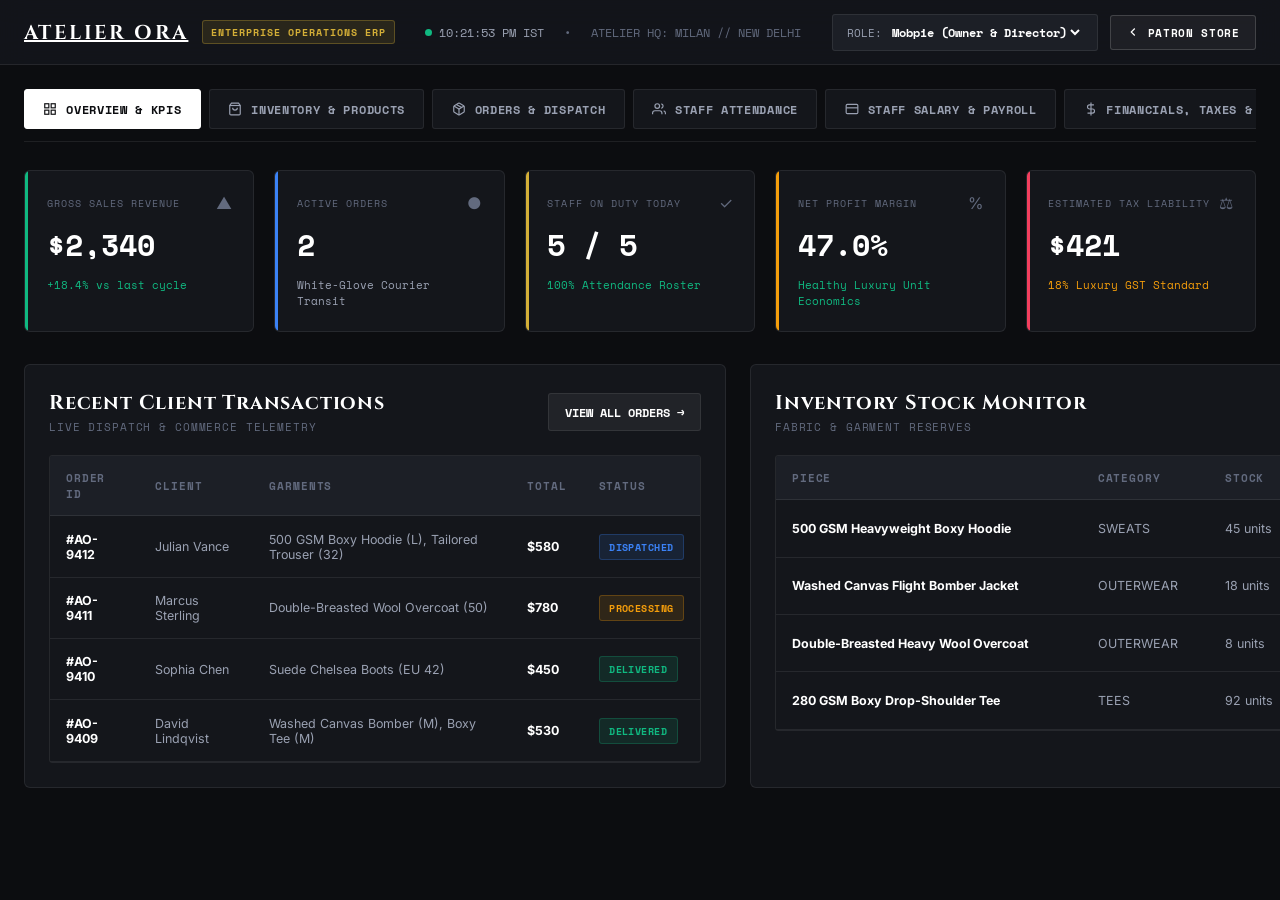
<file: admin.html>
<!DOCTYPE html>
<html lang="en">
<head>
  <meta charset="UTF-8">
  <meta name="viewport" content="width=device-width, initial-scale=1.0, maximum-scale=1.0, user-scalable=no">
  <title>ATELIER ORA // ENTERPRISE ERP &amp; OPERATIONS SUITE</title>
  <meta name="description" content="Back-office enterprise operations console for Atelier Ora. Inventory, staff attendance, payroll, P&L, taxes, and order fulfillment.">
  <link rel="icon" type="image/png" sizes="32x32" href="assets/images/favicon-32x32.png?v=3">
  <link rel="icon" type="image/png" sizes="16x16" href="assets/images/favicon-16x16.png?v=3">
  <link rel="apple-touch-icon" sizes="180x180" href="assets/images/apple-touch-icon.png?v=3">
  <link rel="icon" type="image/svg+xml" href="assets/images/favicon.svg?v=3">
  <link rel="icon" type="image/png" href="assets/images/favicon.png?v=3">
  <link rel="shortcut icon" href="favicon.ico?v=3">
  <link rel="stylesheet" href="assets/css/admin.css">
  <link rel="preconnect" href="https://fonts.googleapis.com">
  <link rel="preconnect" href="https://fonts.gstatic.com" crossorigin>
  <link href="https://fonts.googleapis.com/css2?family=Cinzel:wght@600;700;800&family=Inter:wght@400;500;600;700&family=Space+Mono:wght@400;700&display=swap" rel="stylesheet">
</head>
<body class="admin-body">

  <!-- Executive Header -->
  <header class="admin-header">
    <div class="admin-header-inner">
      <div class="admin-brand-wrap">
        <a href="index.html" class="admin-brand-logo">ATELIER ORA</a>
        <span class="admin-badge-erp">ENTERPRISE OPERATIONS ERP</span>
      </div>

      <div class="admin-header-center">
        <div class="live-ist-clock">
          <span class="clock-dot"></span>
          <span id="ist-clock-time">--:--:-- IST</span>
        </div>
        <span>&bull;</span>
        <span>ATELIER HQ: MILAN // NEW DELHI</span>
      </div>

      <div class="admin-header-actions">
        <div class="role-pill">
          <span>ROLE:</span>
          <select class="role-select" aria-label="Executive Role">
            <option value="owner" selected>Mobpie (Owner &amp; Director)</option>
            <option value="manager">Studio Operations Manager</option>
            <option value="accountant">Financial Comptroller</option>
          </select>
        </div>

        <a href="index.html" class="btn-store-switch" title="Switch to Public Customer Store">
          <svg width="14" height="14" viewBox="0 0 24 24" fill="none" stroke="currentColor" stroke-width="2">
            <polyline points="15 18 9 12 15 6"></polyline>
          </svg>
          <span>PATRON STORE</span>
        </a>
      </div>
    </div>
  </header>

  <!-- Main ERP Container -->
  <main class="admin-main-container">

    <!-- Top Navigation Tabs Bar -->
    <nav class="admin-tabs-nav font-mono">
      <button type="button" class="admin-tab-btn active" data-tab="tab-dashboard">
        <svg width="14" height="14" viewBox="0 0 24 24" fill="none" stroke="currentColor" stroke-width="2">
          <rect x="3" y="3" width="7" height="7"></rect>
          <rect x="14" y="3" width="7" height="7"></rect>
          <rect x="14" y="14" width="7" height="7"></rect>
          <rect x="3" y="14" width="7" height="7"></rect>
        </svg>
        <span>OVERVIEW &amp; KPIS</span>
      </button>

      <button type="button" class="admin-tab-btn" data-tab="tab-inventory">
        <svg width="14" height="14" viewBox="0 0 24 24" fill="none" stroke="currentColor" stroke-width="2">
          <path d="M6 2L3 6v14a2 2 0 0 0 2 2h14a2 2 0 0 0 2-2V6l-3-4z"></path>
          <line x1="3" y1="6" x2="21" y2="6"></line>
          <path d="M16 10a4 4 0 0 1-8 0"></path>
        </svg>
        <span>INVENTORY &amp; PRODUCTS</span>
      </button>

      <button type="button" class="admin-tab-btn" data-tab="tab-orders">
        <svg width="14" height="14" viewBox="0 0 24 24" fill="none" stroke="currentColor" stroke-width="2">
          <line x1="16.5" y1="9.4" x2="7.5" y2="4.21"></line>
          <path d="M21 16V8a2 2 0 0 0-1-1.73l-7-4a2 2 0 0 0-2 0l-7 4A2 2 0 0 0 3 8v8a2 2 0 0 0 1 1.73l7 4a2 2 0 0 0 2 0l7-4A2 2 0 0 0 21 16z"></path>
          <polyline points="3.27 6.96 12 12.01 20.73 6.96"></polyline>
          <line x1="12" y1="22.08" x2="12" y2="12"></line>
        </svg>
        <span>ORDERS &amp; DISPATCH</span>
      </button>

      <button type="button" class="admin-tab-btn" data-tab="tab-attendance">
        <svg width="14" height="14" viewBox="0 0 24 24" fill="none" stroke="currentColor" stroke-width="2">
          <path d="M17 21v-2a4 4 0 0 0-4-4H5a4 4 0 0 0-4 4v2"></path>
          <circle cx="9" cy="7" r="4"></circle>
          <path d="M23 21v-2a4 4 0 0 0-3-3.87"></path>
          <path d="M16 3.13a4 4 0 0 1 0 7.75"></path>
        </svg>
        <span>STAFF ATTENDANCE</span>
      </button>

      <button type="button" class="admin-tab-btn" data-tab="tab-payroll">
        <svg width="14" height="14" viewBox="0 0 24 24" fill="none" stroke="currentColor" stroke-width="2">
          <rect x="2" y="4" width="20" height="16" rx="2"></rect>
          <line x1="2" y1="10" x2="22" y2="10"></line>
        </svg>
        <span>STAFF SALARY &amp; PAYROLL</span>
      </button>

      <button type="button" class="admin-tab-btn" data-tab="tab-finances">
        <svg width="14" height="14" viewBox="0 0 24 24" fill="none" stroke="currentColor" stroke-width="2">
          <line x1="12" y1="1" x2="12" y2="23"></line>
          <path d="M17 5H9.5a3.5 3.5 0 0 0 0 7h5a3.5 3.5 0 0 1 0 7H6"></path>
        </svg>
        <span>FINANCIALS, TAXES &amp; P&amp;L</span>
      </button>
    </nav>

    <!-- TAB 1: EXECUTIVE DASHBOARD -->
    <section id="tab-dashboard" class="admin-tab-pane active">
      <!-- KPI Stats Grid -->
      <div class="kpi-grid">
        <div class="kpi-card emerald">
          <div class="kpi-top-row">
            <span class="kpi-label">GROSS SALES REVENUE</span>
            <span class="kpi-icon">&#9650;</span>
          </div>
          <div id="kpi-revenue" class="kpi-value">$2,340</div>
          <div class="kpi-sub positive">+18.4% vs last cycle</div>
        </div>

        <div class="kpi-card blue">
          <div class="kpi-top-row">
            <span class="kpi-label">ACTIVE ORDERS</span>
            <span class="kpi-icon">&#9679;</span>
          </div>
          <div id="kpi-orders" class="kpi-value">2</div>
          <div class="kpi-sub">White-Glove Courier Transit</div>
        </div>

        <div class="kpi-card">
          <div class="kpi-top-row">
            <span class="kpi-label">STAFF ON DUTY TODAY</span>
            <span class="kpi-icon">&#10003;</span>
          </div>
          <div id="kpi-attendance" class="kpi-value">5 / 5</div>
          <div class="kpi-sub positive">100% Attendance Roster</div>
        </div>

        <div class="kpi-card amber">
          <div class="kpi-top-row">
            <span class="kpi-label">NET PROFIT MARGIN</span>
            <span class="kpi-icon">%</span>
          </div>
          <div id="kpi-margin" class="kpi-value">34.2%</div>
          <div class="kpi-sub positive">Healthy Luxury Unit Economics</div>
        </div>

        <div class="kpi-card rose">
          <div class="kpi-top-row">
            <span class="kpi-label">ESTIMATED TAX LIABILITY</span>
            <span class="kpi-icon">&#9878;</span>
          </div>
          <div id="kpi-tax" class="kpi-value">$421</div>
          <div class="kpi-sub warning">18% Luxury GST Standard</div>
        </div>
      </div>

      <!-- Split Grid: Recent Orders & Inventory Alerts -->
      <div class="dashboard-split-grid">
        <!-- Recent Orders Panel -->
        <div class="admin-panel">
          <div class="panel-header">
            <div class="panel-title-wrap">
              <h3>Recent Client Transactions</h3>
              <p class="panel-subtitle">LIVE DISPATCH &amp; COMMERCE TELEMETRY</p>
            </div>
            <button type="button" class="btn-admin-secondary font-mono" onclick="window.switchAdminTab('tab-orders')">
              VIEW ALL ORDERS &rarr;
            </button>
          </div>

          <div class="table-responsive-wrapper">
            <table class="admin-data-table">
              <thead>
                <tr>
                  <th>ORDER ID</th>
                  <th>CLIENT</th>
                  <th>GARMENTS</th>
                  <th>TOTAL</th>
                  <th>STATUS</th>
                </tr>
              </thead>
              <tbody id="dashboard-recent-orders-table">
                <!-- Populated dynamically -->
              </tbody>
            </table>
          </div>
        </div>

        <!-- Inventory Stock Alerts Panel -->
        <div class="admin-panel">
          <div class="panel-header">
            <div class="panel-title-wrap">
              <h3>Inventory Stock Monitor</h3>
              <p class="panel-subtitle">FABRIC &amp; GARMENT RESERVES</p>
            </div>
            <button type="button" class="btn-admin-secondary font-mono" onclick="window.switchAdminTab('tab-inventory')">
              MANAGE &rarr;
            </button>
          </div>

          <div class="table-responsive-wrapper">
            <table class="admin-data-table">
              <thead>
                <tr>
                  <th>PIECE</th>
                  <th>CATEGORY</th>
                  <th>STOCK</th>
                  <th>STATUS</th>
                </tr>
              </thead>
              <tbody id="dashboard-top-inventory-table">
                <!-- Populated dynamically -->
              </tbody>
            </table>
          </div>
        </div>
      </div>
    </section>

    <!-- TAB 2: INVENTORY & PRODUCT CATALOG MANAGEMENT -->
    <section id="tab-inventory" class="admin-tab-pane">
      <div class="admin-panel">
        <div class="panel-header">
          <div class="panel-title-wrap">
            <h3>Enterprise Product Catalog &amp; Stock Levels</h3>
            <p class="panel-subtitle">MANAGE LIVE PRODUCTION SKUS &bull; SYNCED WITH PUBLIC STOREFRONT</p>
          </div>

          <button type="button" class="btn-admin-primary font-mono" onclick="window.openAddProductModal()">
            <svg width="14" height="14" viewBox="0 0 24 24" fill="none" stroke="currentColor" stroke-width="2.5">
              <line x1="12" y1="5" x2="12" y2="19"></line>
              <line x1="5" y1="12" x2="19" y2="12"></line>
            </svg>
            <span>ADD NEW GARMENT SKU</span>
          </button>
        </div>

        <div class="table-responsive-wrapper">
          <table class="admin-data-table">
            <thead>
              <tr>
                <th>GARMENT &amp; SKU</th>
                <th>CATEGORY</th>
                <th>RETAIL PRICE</th>
                <th>UNIT COGS</th>
                <th>STOCK COUNT</th>
                <th>HEALTH</th>
                <th>ACTIONS</th>
              </tr>
            </thead>
            <tbody id="inventory-table-body">
              <!-- Populated dynamically -->
            </tbody>
          </table>
        </div>
      </div>
    </section>

    <!-- TAB 3: ORDERS & FULFILLMENT -->
    <section id="tab-orders" class="admin-tab-pane">
      <div class="admin-panel">
        <div class="panel-header">
          <div class="panel-title-wrap">
            <h3>Fulfillment &amp; Client Orders Roster</h3>
            <p class="panel-subtitle">WHITE-GLOVE DISPATCH TRACKING &bull; REAL-TIME STATUS SWITCHER</p>
          </div>
        </div>

        <div class="table-responsive-wrapper">
          <table class="admin-data-table">
            <thead>
              <tr>
                <th>ORDER ID</th>
                <th>PATRON</th>
                <th>ITEMS ALLOCATED</th>
                <th>AMOUNT</th>
                <th>DESTINATION</th>
                <th>FULFILLMENT STATUS</th>
                <th>TIMESTAMP</th>
              </tr>
            </thead>
            <tbody id="orders-table-body">
              <!-- Populated dynamically -->
            </tbody>
          </table>
        </div>
      </div>
    </section>

    <!-- TAB 4: STAFF ATTENDANCE REGISTER -->
    <section id="tab-attendance" class="admin-tab-pane">
      <div class="admin-panel">
        <div class="panel-header">
          <div class="panel-title-wrap">
            <h3>Atelier Staff Daily Attendance Register</h3>
            <p class="panel-subtitle">CLICK P (PRESENT), L (LATE), OR A (ABSENT) TO LOG ATTENDANCE</p>
          </div>
        </div>

        <div class="table-responsive-wrapper">
          <table class="admin-data-table">
            <thead>
              <tr>
                <th>PERSONNEL</th>
                <th>DIVISION</th>
                <th>STATUS</th>
                <th>PUNCH IN</th>
                <th>PUNCH OUT</th>
                <th>QUICK TOGGLE</th>
              </tr>
            </thead>
            <tbody id="attendance-table-body">
              <!-- Populated dynamically -->
            </tbody>
          </table>
        </div>
      </div>
    </section>

    <!-- TAB 5: STAFF PAYROLL & SALARIES -->
    <section id="tab-payroll" class="admin-tab-pane">
      <div class="admin-panel">
        <div class="panel-header">
          <div class="panel-title-wrap">
            <h3>Staff Payroll &amp; Compensation Ledger</h3>
            <p class="panel-subtitle">BASE SALARY, OVERTIME, TAX DEDUCTIONS &bull; NET MONTHLY PAYABLE</p>
          </div>

          <div style="display: flex; align-items: center; gap: 1rem;">
            <div class="font-mono" style="font-size: 0.8rem; color: var(--admin-text-secondary);">
              <span>MONTHLY PAYROLL OUTFLOW:</span>
              <strong id="total-payroll-outflow" style="color: #ffffff; margin-left: 0.4rem; font-size: 1rem;">₹0</strong>
            </div>

            <button type="button" class="btn-admin-primary font-mono" onclick="window.disbursePayroll()">
              <span>DISBURSE PAYROLL VIA WIRE</span>
            </button>
          </div>
        </div>

        <div class="table-responsive-wrapper">
          <table class="admin-data-table">
            <thead>
              <tr>
                <th>PERSONNEL</th>
                <th>BASE MONTHLY PAY</th>
                <th>OVERTIME / BONUS</th>
                <th>TDS / DEDUCTIONS</th>
                <th>NET PAYABLE</th>
                <th>VOUCHER</th>
              </tr>
            </thead>
            <tbody id="payroll-table-body">
              <!-- Populated dynamically -->
            </tbody>
          </table>
        </div>
      </div>
    </section>

    <!-- TAB 6: FINANCIALS, TAXES & P&L STATEMENT -->
    <section id="tab-finances" class="admin-tab-pane">
      <div class="pnl-grid">
        <!-- P&L Statement Panel -->
        <div class="admin-panel">
          <div class="panel-header">
            <div class="panel-title-wrap">
              <h3>Profit &amp; Loss (P&amp;L) Income Statement</h3>
              <p class="panel-subtitle">FISCAL PERIOD // AUTUMN WINTER 2026</p>
            </div>
          </div>

          <div class="pnl-statement-box font-mono">
            <div class="pnl-row subtotal">
              <span>( + ) GROSS CLIENT SALES</span>
              <span id="pnl-gross-rev">$0.00</span>
            </div>

            <div class="pnl-row deduct">
              <span>( - ) COST OF GOODS SOLD (FABRIC, HARDWARE, MILLING)</span>
              <span id="pnl-cogs">-$0.00</span>
            </div>

            <div class="pnl-row subtotal" style="color: var(--admin-accent-gold);">
              <span>= GROSS MARGIN (BEFORE OPEX)</span>
              <span id="pnl-gross-profit">$0.00</span>
            </div>

            <div class="pnl-row deduct">
              <span>( - ) OPERATING EXPENSES (STAFF PAYROLL + STUDIO LOGISTICS)</span>
              <span id="pnl-opex">-$9,200.00</span>
            </div>

            <div class="pnl-row deduct">
              <span>( - ) ESTIMATED NET APPAREL TAX LIABILITY</span>
              <span id="tax-net-payable-row">18% Rate</span>
            </div>

            <div class="pnl-row total">
              <span>= NET OPERATING PROFIT</span>
              <span id="pnl-net-profit">$0.00</span>
            </div>
          </div>
        </div>

        <!-- Tax Breakdown Card -->
        <div class="tax-breakdown-card font-mono">
          <div>
            <h4 style="font-family: var(--font-display); font-size: 1.15rem; color: #ffffff;">Tax Liability Breakdown</h4>
            <p style="font-size: 0.68rem; color: var(--admin-text-muted); margin-top: 0.2rem;">
              GST / VAT REGIME COMPLIANCE &bull; HSN CODE 6109 / 6201
            </p>
          </div>

          <div class="tax-item">
            <span style="color: var(--admin-text-muted);">OUTPUT TAX (18% COLLECTED):</span>
            <strong id="tax-gross-collected" style="color: #ffffff;">$0.00</strong>
          </div>

          <div class="tax-item">
            <span style="color: var(--admin-text-muted);">INPUT TAX CREDIT (ITC APPLIED):</span>
            <strong id="tax-input-credit" style="color: var(--admin-accent-emerald);">-$0.00</strong>
          </div>

          <div style="border-top: 1px solid var(--admin-border-subtle); padding-top: 0.75rem;" class="tax-item">
            <span style="color: var(--admin-accent-gold); font-weight: 700;">NET TAX PAYABLE TO GOVT:</span>
            <strong id="tax-net-payable" style="color: var(--admin-accent-gold); font-size: 1.1rem;">$0.00</strong>
          </div>

          <div style="background: rgba(255, 255, 255, 0.03); padding: 0.85rem; border-radius: var(--radius-xs); font-size: 0.7rem; color: var(--admin-text-muted); line-height: 1.6;">
            <strong>COMPLIANCE STATUS:</strong> Validated for Q3 filing. Zero late penalties accrued. Direct e-invoice QR code generation enabled.
          </div>
        </div>
      </div>
    </section>

  </main>

  <!-- Modal: Add Product to E-Commerce Catalog -->
  <div id="add-product-modal" class="admin-modal-overlay">
    <div class="admin-modal-box">
      <button type="button" class="modal-close-x" onclick="window.closeAddProductModal()">&times;</button>
      
      <div style="margin-bottom: 1.25rem;">
        <span class="admin-badge-erp font-mono">NEW APPAREL SKU</span>
        <h3 style="font-family: var(--font-display); font-size: 1.35rem; color: #ffffff; margin-top: 0.35rem;">
          Add Product to Catalog
        </h3>
        <p style="font-size: 0.72rem; color: var(--admin-text-muted); font-family: var(--font-mono);">
          Instantly integrates into the client storefront.
        </p>
      </div>

      <form id="add-product-form">
        <div class="admin-form-group">
          <label for="prod-title" class="admin-label">GARMENT TITLE</label>
          <input type="text" id="prod-title" class="admin-input" placeholder="e.g. 600 GSM Mohair Oversized Cardigan" required>
        </div>

        <div class="form-grid-2">
          <div class="admin-form-group">
            <label for="prod-category" class="admin-label">CATEGORY</label>
            <select id="prod-category" class="admin-select">
              <option value="sweats">Sweats &amp; Loungewear</option>
              <option value="outerwear">Outerwear &amp; Coats</option>
              <option value="tees">Tees &amp; Tops</option>
              <option value="trousers">Trousers &amp; Tailoring</option>
              <option value="footwear">Footwear</option>
            </select>
          </div>

          <div class="admin-form-group">
            <label for="prod-price" class="admin-label">RETAIL PRICE ($ USD)</label>
            <input type="number" id="prod-price" class="admin-input" placeholder="380" required>
          </div>
        </div>

        <div class="form-grid-2">
          <div class="admin-form-group">
            <label for="prod-stock" class="admin-label">INITIAL STOCK UNITS</label>
            <input type="number" id="prod-stock" class="admin-input" placeholder="25" required>
          </div>

          <div class="admin-form-group">
            <label for="prod-cogs" class="admin-label">ESTIMATED COGS ($ USD)</label>
            <input type="number" id="prod-cogs" class="admin-input" placeholder="110">
          </div>
        </div>

        <div class="admin-form-group">
          <label for="prod-img" class="admin-label">IMAGE PATH OR URL</label>
          <input type="text" id="prod-img" class="admin-input" value="assets/images/garment-hoodie-oatmeal.jpg" placeholder="assets/images/...">
        </div>

        <div style="display: flex; justify-content: flex-end; gap: 0.75rem; margin-top: 1.5rem;">
          <button type="button" class="btn-admin-secondary font-mono" onclick="window.closeAddProductModal()">CANCEL</button>
          <button type="submit" class="btn-admin-primary font-mono">INTEGRATE SKU</button>
        </div>
      </form>
    </div>
  </div>

  <!-- Scripts -->
  <script src="assets/js/admin-portal.js"></script>

</body>
</html>
</file>
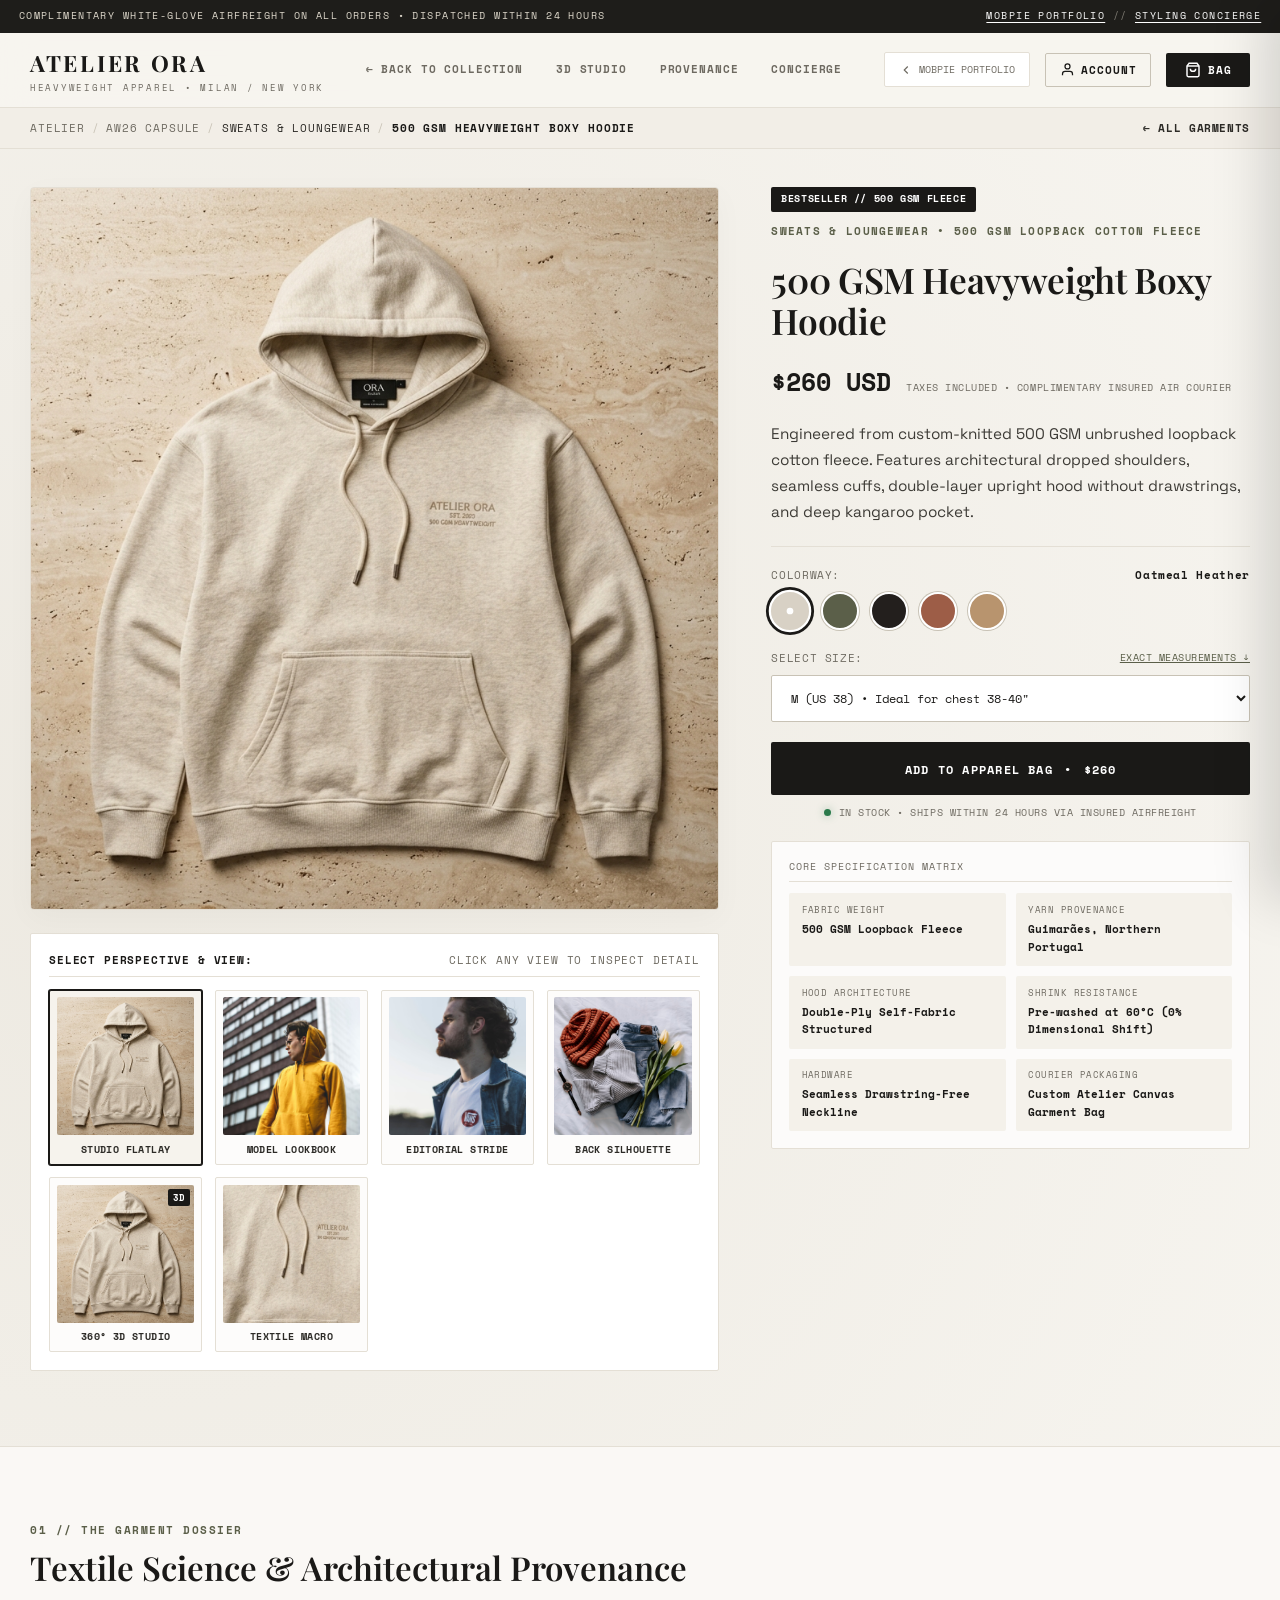
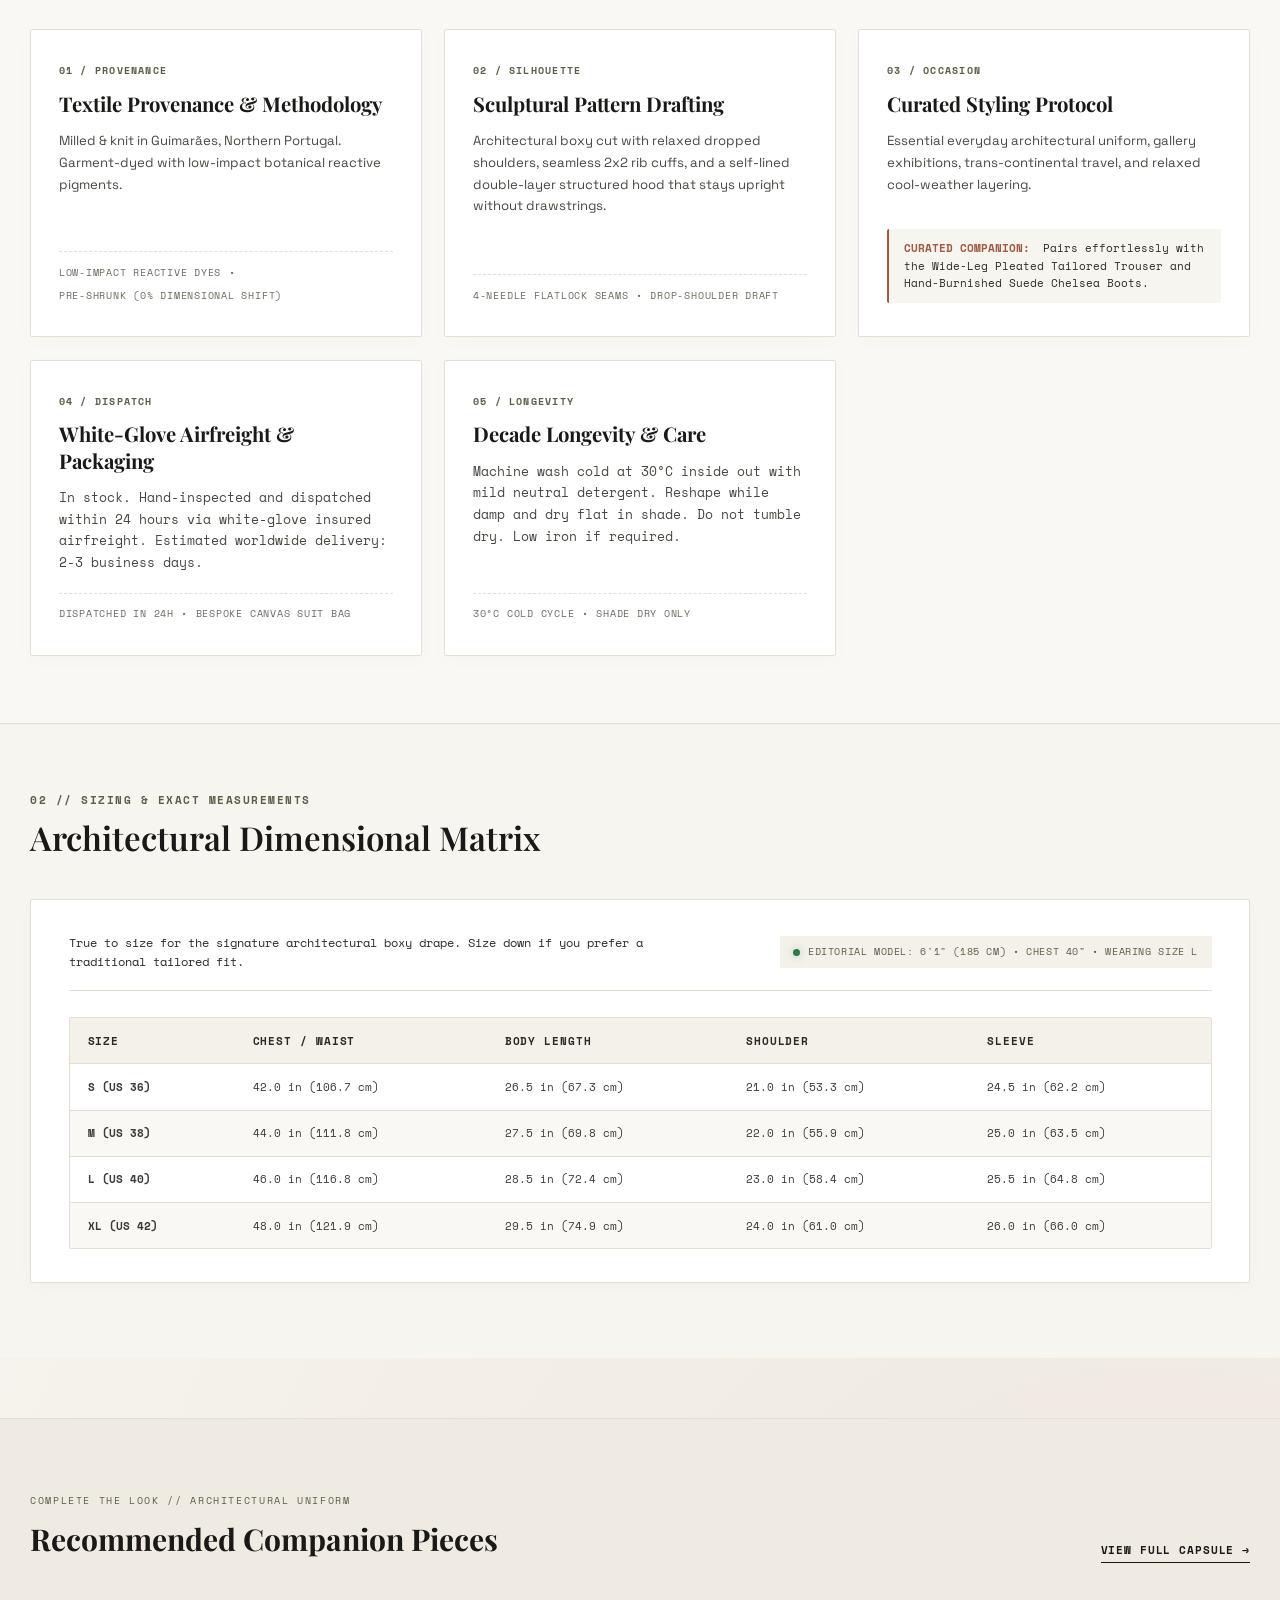
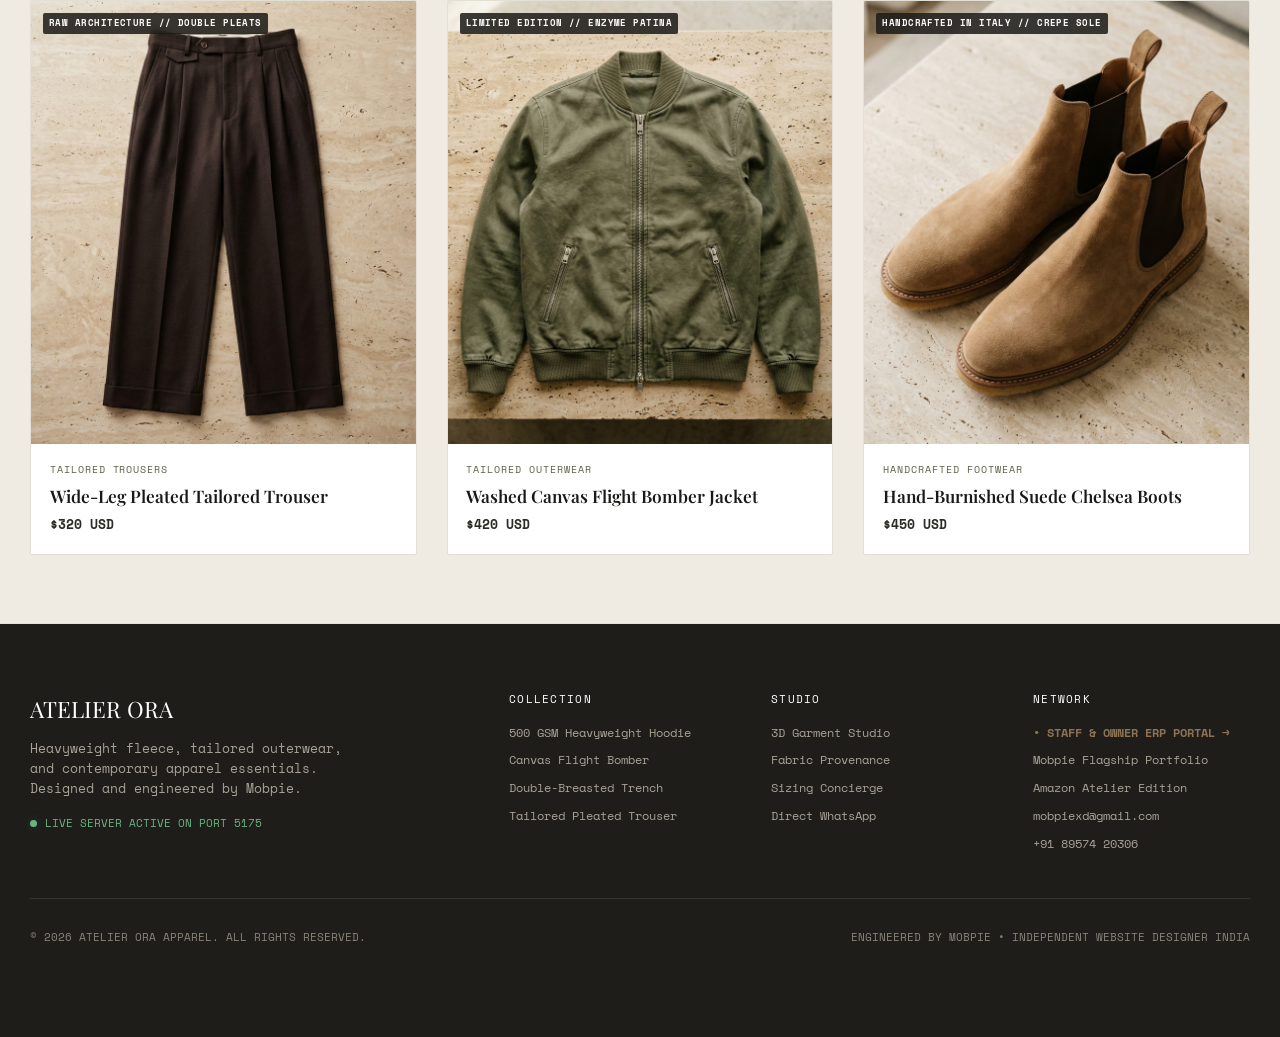
<file: product.html>
<!DOCTYPE html>
<html lang="en">
<head>
  <meta charset="UTF-8">
  <meta name="viewport" content="width=device-width, initial-scale=1.0, maximum-scale=1.0, user-scalable=no">
  <title>Garment Specifications // ATELIER ORA APPAREL</title>
  <meta name="description" content="Dedicated luxury garment specifications, multi-angle editorial lookbook, 360-degree interactive 3D studio, and fabric provenance.">
  
  <!-- Fonts -->
  <link rel="preconnect" href="https://fonts.googleapis.com">
  <link rel="preconnect" href="https://fonts.gstatic.com" crossorigin>
  <link href="https://fonts.googleapis.com/css2?family=Playfair+Display:ital,wght@0,400;0,600;0,700;1,400&family=Space+Grotesk:wght@300;400;500;600;700&family=Space+Mono:ital,wght@0,400;0,700;1,400&display=swap" rel="stylesheet">
  
  <link rel="icon" type="image/png" sizes="32x32" href="assets/images/favicon-32x32.png?v=3">
  <link rel="icon" type="image/png" sizes="16x16" href="assets/images/favicon-16x16.png?v=3">
  <link rel="apple-touch-icon" sizes="180x180" href="assets/images/apple-touch-icon.png?v=3">
  <link rel="icon" type="image/svg+xml" href="assets/images/favicon.svg?v=3">
  <link rel="icon" type="image/png" href="assets/images/favicon.png?v=3">
  <link rel="shortcut icon" href="favicon.ico?v=3">
  <!-- Stylesheet -->
  <link rel="stylesheet" href="assets/css/style.css">
</head>
<body class="pdp-body">

  <!-- Top Announcement Bar -->
  <div class="top-ticker font-mono">
    <span>COMPLIMENTARY WHITE-GLOVE AIRFREIGHT ON ALL ORDERS &bull; DISPATCHED WITHIN 24 HOURS</span>
    <span class="ticker-action">
      <a href="https://mobpie-portfolio.vercel.app" target="_blank">MOBPIE PORTFOLIO</a>
      <span style="opacity: 0.5;"> // </span>
      <a href="https://wa.me/918957420306" target="_blank">STYLING CONCIERGE</a>
    </span>
  </div>

  <!-- Header -->
  <header class="site-header">
    <div class="container header-inner">
      <a href="index.html" class="brand-wrap">
        <span class="brand-name font-display">ATELIER ORA</span>
        <span class="brand-sub font-mono">HEAVYWEIGHT APPAREL &bull; MILAN / NEW YORK</span>
      </a>

      <nav class="nav-links-group font-mono">
        <a href="index.html#collection" class="nav-item">&larr; BACK TO COLLECTION</a>
        <a href="index.html#studio" class="nav-item">3D STUDIO</a>
        <a href="index.html#provenance" class="nav-item">PROVENANCE</a>
        <a href="index.html#concierge" class="nav-item">CONCIERGE</a>
      </nav>

      <div class="header-actions font-mono">
        <a href="https://mobpie-portfolio.vercel.app" target="_blank" class="btn-portfolio-back" title="Return to Mobpie Designer Portfolio">
          <svg width="14" height="14" viewBox="0 0 24 24" fill="none" stroke="currentColor" stroke-width="2">
            <polyline points="15 18 9 12 15 6"></polyline>
          </svg>
          <span>MOBPIE PORTFOLIO</span>
        </a>

        <button type="button" id="header-account-btn" class="btn-account-header font-mono" aria-label="Patron Account Portal">
          <svg width="15" height="15" viewBox="0 0 24 24" fill="none" stroke="currentColor" stroke-width="2">
            <path d="M20 21v-2a4 4 0 0 0-4-4H8a4 4 0 0 0-4 4v2"></path>
            <circle cx="12" cy="7" r="4"></circle>
          </svg>
          <span>ACCOUNT</span>
        </button>

        <button type="button" class="btn-bag-header cart-toggle-btn" aria-label="Open Apparel Bag">
          <svg width="16" height="16" viewBox="0 0 24 24" fill="none" stroke="currentColor" stroke-width="2.2">
            <path d="M6 2L3 6v14a2 2 0 0 0 2 2h14a2 2 0 0 0 2-2V6l-3-4z"></path>
            <line x1="3" y1="6" x2="21" y2="6"></line>
            <path d="M16 10a4 4 0 0 1-8 0"></path>
          </svg>
          <span>BAG</span>
          <span class="cart-count-badge">0</span>
        </button>

        <button type="button" id="fashion-mobile-menu-btn" class="mobile-menu-toggle-btn" aria-label="Open Menu">
          <svg width="18" height="18" viewBox="0 0 24 24" fill="none" stroke="currentColor" stroke-width="2.2" stroke-linecap="round" stroke-linejoin="round">
            <line x1="3" y1="12" x2="21" y2="12"></line>
            <line x1="3" y1="6" x2="21" y2="6"></line>
            <line x1="3" y1="18" x2="21" y2="18"></line>
          </svg>
        </button>
      </div>
    </div>
  </header>

  <!-- Mobile Slide-out Menu Drawer -->
  <div id="fashion-drawer-overlay" class="fashion-drawer-overlay"></div>
  <aside id="fashion-mobile-drawer" class="fashion-mobile-drawer font-mono">
    <div class="fashion-drawer-header">
      <div class="drawer-brand font-display">ATELIER ORA</div>
      <button type="button" id="fashion-drawer-close" class="fashion-drawer-close-btn" aria-label="Close Menu">
        <svg width="20" height="20" viewBox="0 0 24 24" fill="none" stroke="currentColor" stroke-width="2">
          <line x1="18" y1="6" x2="6" y2="18"></line>
          <line x1="6" y1="6" x2="18" y2="18"></line>
        </svg>
      </button>
    </div>

    <div class="fashion-drawer-links">
      <a href="index.html#studio" class="fashion-drawer-link">
        <span class="drawer-link-num">01</span>
        <span>3D GARMENT STUDIO</span>
      </a>
      <a href="index.html#collection" class="fashion-drawer-link">
        <span class="drawer-link-num">02</span>
        <span>AUTUMN/WINTER CAPSULE</span>
      </a>
      <a href="index.html#provenance" class="fashion-drawer-link">
        <span class="drawer-link-num">03</span>
        <span>FABRIC PROVENANCE</span>
      </a>
      <a href="index.html#concierge" class="fashion-drawer-link">
        <span class="drawer-link-num">04</span>
        <span>STYLING CONCIERGE</span>
      </a>
      <button type="button" id="drawer-account-btn" class="fashion-drawer-link">
        <span class="drawer-link-num">05</span>
        <span>PATRON ACCOUNT &amp; SIZING</span>
      </button>
      <a href="admin.html" class="fashion-drawer-link highlight-admin">
        <span class="drawer-link-num">06</span>
        <span>STAFF &amp; OPERATIONS ERP &rarr;</span>
      </a>
    </div>

    <div class="fashion-drawer-footer">
      <a href="https://wa.me/918957420306?text=Hi%20Atelier%20Ora,%20I%20have%20an%20inquiry%20regarding%20the%20AW26%20capsule." target="_blank" class="drawer-wa-btn">
        <svg width="16" height="16" viewBox="0 0 24 24" fill="none" stroke="currentColor" stroke-width="2">
          <path d="M21 11.5a8.38 8.38 0 0 1-.9 3.8 8.5 8.5 0 0 1-7.6 4.7 8.38 8.38 0 0 1-3.8-.9L3 21l1.9-5.7a8.38 8.38 0 0 1-.9-3.8 8.5 8.5 0 0 1 4.7-7.6 8.38 8.38 0 0 1 3.8-.9h.5a8.48 8.48 0 0 1 8 8v.5z"></path>
        </svg>
        <span>WHATSAPP CONCIERGE</span>
      </a>
      <a href="https://mobpie-portfolio.vercel.app" target="_blank" class="drawer-portfolio-btn">
        <span>&larr; BACK TO MOBPIE PORTFOLIO</span>
      </a>
    </div>
  </aside>

  <!-- Breadcrumbs Bar -->
  <div class="pdp-breadcrumbs-strip font-mono">
    <div class="container">
      <div class="pdp-breadcrumbs-wrap">
        <a href="index.html" class="crumb-link">ATELIER</a>
        <span class="crumb-sep">/</span>
        <a href="index.html#collection" class="crumb-link">AW26 CAPSULE</a>
        <span class="crumb-sep">/</span>
        <span id="pdp-breadcrumb-category" class="crumb-current">SWEATS</span>
        <span class="crumb-sep">/</span>
        <span id="pdp-breadcrumb-title" class="crumb-current bold">500 GSM HEAVYWEIGHT BOXY HOODIE</span>
      </div>
      <a href="index.html#collection" class="crumb-back-btn font-mono">&larr; ALL GARMENTS</a>
    </div>
  </div>

  <!-- =========================================================================
       MAIN PRODUCT DETAIL SECTION
       ========================================================================= -->
  <main class="pdp-main-section">
    <div class="container">
      <div class="pdp-layout-grid">

        <!-- ===============================================
             LEFT COLUMN: MULTI-ANGLE MEDIA & 3D STUDIO
             =============================================== -->
        <div class="pdp-visual-col">

          <!-- Mobile Only Quick Title & Price (Visible <= 860px) -->
          <div class="pdp-mobile-quick-header">
            <div class="pdp-header-meta font-mono">
              <span id="pdp-mobile-badge" class="pdp-badge-pill">CORE CAPSULE // 500 GSM</span>
              <span id="pdp-mobile-category-kicker" class="pdp-category-kicker">SWEATS &bull; 500 GSM FLEECE</span>
            </div>
            <h1 id="pdp-mobile-title" class="pdp-title font-display">500 GSM Heavyweight Boxy Hoodie</h1>
            <div class="pdp-price-row font-mono">
              <span id="pdp-mobile-price" class="pdp-price-tag">$260 USD</span>
              <span class="pdp-vat-note">&bull; IN STOCK &bull; COMPLIMENTARY DISPATCH</span>
            </div>
          </div>

          <!-- Main Display Stage -->
          <div class="pdp-stage-frame">
            <img id="pdp-main-image" class="pdp-stage-img" src="assets/images/garment-hoodie-oatmeal.jpg" alt="Garment View">
            
            <!-- 3D Interactive WebGL Stage -->
            <div id="pdp-3d-container" class="pdp-stage-3d" style="display: none;">
              <div id="three-pdp-viewport" class="three-pdp-viewport"></div>
              <div class="stage-3d-overlay-bar font-mono">
                <span class="live-dot" style="background: #2b7a4b;"></span>
                <span>INTERACTIVE 360&deg; WEBGL ORBIT &bull; DRAG TO ROTATE &bull; PBR LIGHTING</span>
              </div>
            </div>
          </div>

          <!-- Multi-Angle & Perspective Selector -->
          <div class="pdp-angle-gallery-wrap">
            <div class="angle-gallery-header font-mono">
              <span class="angle-gallery-title">SELECT PERSPECTIVE &amp; VIEW:</span>
              <span class="angle-gallery-hint">CLICK ANY VIEW TO INSPECT DETAIL</span>
            </div>
            <div id="pdp-angle-thumbnails" class="pdp-thumbnails-grid">
              <!-- Populated dynamically by product-detail.js -->
            </div>
          </div>
        </div>

        <!-- ===============================================
             RIGHT COLUMN: STICKY EDITORIAL DETAILS & SPECS
             =============================================== -->
        <div class="pdp-details-col">
          <div class="pdp-sticky-panel">

            <!-- Category & Badge -->
            <div class="pdp-header-meta">
              <span id="pdp-badge" class="pdp-badge-pill font-mono">BESTSELLER // 500 GSM FLEECE</span>
              <span id="pdp-category-kicker" class="pdp-category-kicker font-mono">SWEATS &bull; 500 GSM LOOPBACK FLEECE</span>
            </div>

            <!-- Product Title -->
            <h1 id="pdp-title" class="pdp-title font-display">500 GSM Heavyweight Boxy Hoodie</h1>

            <!-- Price -->
            <div class="pdp-price-row font-mono">
              <span id="pdp-price" class="pdp-price-tag">$260 USD</span>
              <span class="pdp-vat-note">TAXES INCLUDED &bull; COMPLIMENTARY INSURED AIR COURIER</span>
            </div>

            <!-- Summary Prose -->
            <p id="pdp-summary" class="pdp-summary font-serif">
              Engineered from custom-knitted 500 GSM unbrushed loopback cotton fleece. Features architectural dropped shoulders, seamless cuffs, double-layer upright hood without drawstrings, and deep kangaroo pocket.
            </p>

            <div class="pdp-divider"></div>

            <!-- Colorway Swatches Section -->
            <div class="pdp-control-group">
              <div class="control-label-row font-mono">
                <span class="control-label-title">COLORWAY:</span>
                <span id="pdp-colorway-label" class="control-label-value">Oatmeal Heather</span>
              </div>
              <div id="pdp-colorway-swatches" class="pdp-swatches-row">
                <!-- Injected by product-detail.js -->
              </div>
            </div>

            <!-- Size Selection -->
            <div class="pdp-control-group">
              <div class="control-label-row font-mono">
                <span class="control-label-title">SELECT SIZE:</span>
                <a href="#pdp-measurements-section" class="pdp-guide-link">EXACT MEASUREMENTS &darr;</a>
              </div>
              <select id="pdp-size-select" class="pdp-size-select font-mono" aria-label="Select Size">
                <!-- Injected by product-detail.js -->
              </select>
            </div>

            <!-- Primary Add to Bag CTA -->
            <div class="pdp-action-block">
              <button type="button" id="pdp-btn-add-bag" class="pdp-btn-add-bag font-mono">
                <span class="btn-bag-label">ADD TO APPAREL BAG</span>
                <span class="btn-bag-sep">&bull;</span>
                <span id="pdp-btn-add-bag-price" class="btn-bag-price">$260</span>
              </button>

              <div class="pdp-dispatch-badge font-mono">
                <span class="live-dot" style="background: #2b7a4b;"></span>
                <span>IN STOCK &bull; SHIPS WITHIN 24 HOURS VIA INSURED AIRFREIGHT</span>
              </div>
            </div>

            <!-- Specs Matrix Strip -->
            <div class="pdp-specs-matrix-wrap">
              <div class="specs-matrix-head font-mono">CORE SPECIFICATION MATRIX</div>
              <div id="pdp-specs-grid" class="pdp-specs-grid">
                <!-- Injected by product-detail.js -->
              </div>
            </div>

          </div>
        </div>

      </div>
    </div>
  </main>

  <!-- =========================================================================
       SECTION 01: THE GARMENT DOSSIER & TEXTILE SCIENCE (FULL-WIDTH LUXURY)
       ========================================================================= -->
  <section class="pdp-dossier-section">
    <div class="container">
      <div class="dossier-header-bar font-mono">
        <span class="dossier-tag">01 // THE GARMENT DOSSIER</span>
        <h2 class="dossier-section-title font-display">Textile Science &amp; Architectural Provenance</h2>
      </div>

      <div class="dossier-cards-grid">
        <!-- Card 1: Provenance -->
        <div class="dossier-spec-card">
          <div class="dossier-card-num font-mono">01 / PROVENANCE</div>
          <h3 class="dossier-card-title font-display">Textile Provenance &amp; Methodology</h3>
          <p id="pdp-provenance-text" class="dossier-card-body">
            Milled &amp; knit in Guimaraes, Northern Portugal. Garment-dyed with low-impact botanical reactive pigments.
          </p>
          <div class="dossier-card-badges font-mono">
            <span>LOW-IMPACT REACTIVE DYES</span>
            <span>&bull;</span>
            <span>PRE-SHRUNK (0% DIMENSIONAL SHIFT)</span>
          </div>
        </div>

        <!-- Card 2: Silhouette -->
        <div class="dossier-spec-card">
          <div class="dossier-card-num font-mono">02 / SILHOUETTE</div>
          <h3 class="dossier-card-title font-display">Sculptural Pattern Drafting</h3>
          <p id="pdp-silhouette-text" class="dossier-card-body">
            Architectural boxy cut with relaxed dropped shoulders, seamless 2x2 rib cuffs, and a self-lined double-layer structured hood that stays upright without drawstrings.
          </p>
          <div class="dossier-card-badges font-mono">
            <span>4-NEEDLE FLATLOCK SEAMS</span>
            <span>&bull;</span>
            <span>DROP-SHOULDER DRAFT</span>
          </div>
        </div>

        <!-- Card 3: Occasion & Styling -->
        <div class="dossier-spec-card">
          <div class="dossier-card-num font-mono">03 / OCCASION</div>
          <h3 class="dossier-card-title font-display">Curated Styling Protocol</h3>
          <p id="pdp-occasion-text" class="dossier-card-body">
            Essential everyday architectural uniform, gallery exhibitions, trans-continental travel, and relaxed cool-weather layering.
          </p>
          <div class="spec-pairing-note font-mono">
            <span class="pairing-title">CURATED COMPANION:</span>
            <span id="pdp-pairing-text">Pairs effortlessly with Wide-Leg Pleated Tailored Trousers.</span>
          </div>
        </div>

        <!-- Card 4: Dispatch -->
        <div class="dossier-spec-card">
          <div class="dossier-card-num font-mono">04 / DISPATCH</div>
          <h3 class="dossier-card-title font-display">White-Glove Airfreight &amp; Packaging</h3>
          <p id="pdp-dispatch-text" class="dossier-card-body font-mono">
            In stock. Hand-inspected and dispatched within 24 hours via white-glove insured airfreight. Estimated worldwide delivery: 2-3 business days.
          </p>
          <div class="dossier-card-badges font-mono">
            <span>DISPATCHED IN 24H</span>
            <span>&bull;</span>
            <span>BESPOKE CANVAS SUIT BAG</span>
          </div>
        </div>

        <!-- Card 5: Care & Longevity -->
        <div class="dossier-spec-card">
          <div class="dossier-card-num font-mono">05 / LONGEVITY</div>
          <h3 class="dossier-card-title font-display">Decade Longevity &amp; Care</h3>
          <p id="pdp-care-text" class="dossier-card-body font-mono">
            Machine wash cold at 30&deg;C inside out with mild neutral detergent. Reshape while damp and dry flat in shade. Do not tumble dry. Low iron if required.
          </p>
          <div class="dossier-card-badges font-mono">
            <span>30&deg;C COLD CYCLE</span>
            <span>&bull;</span>
            <span>SHADE DRY ONLY</span>
          </div>
        </div>
      </div>
    </div>
  </section>

  <!-- =========================================================================
       SECTION 02: EXACT MEASUREMENTS MATRIX & SIZING GUIDE (FULL-WIDTH)
       ========================================================================= -->
  <section id="pdp-measurements-section" class="pdp-measurements-section">
    <div class="container">
      <div class="dossier-header-bar font-mono">
        <span class="dossier-tag">02 // SIZING &amp; EXACT MEASUREMENTS</span>
        <h2 class="dossier-section-title font-display">Architectural Dimensional Matrix</h2>
      </div>

      <div class="measurements-container-card">
        <div class="measurements-intro-bar font-mono">
          <div id="pdp-fit-advice-text" class="fit-advice-badge">
            True to size for the signature architectural boxy drape. Size down if you prefer a traditional tailored fit.
          </div>
          <div class="model-stats-chip font-mono">
            <span class="live-dot" style="background: #2b7a4b;"></span>
            <span>EDITORIAL MODEL: 6&apos;1&quot; (185 CM) &bull; CHEST 40&quot; &bull; WEARING SIZE L</span>
          </div>
        </div>

        <div class="pdp-table-wrap">
          <table class="pdp-measurements-table font-mono">
            <thead>
              <tr>
                <th>SIZE</th>
                <th>CHEST / WAIST</th>
                <th>BODY LENGTH</th>
                <th>SHOULDER</th>
                <th>SLEEVE</th>
              </tr>
            </thead>
            <tbody id="pdp-measurements-table-body">
              <!-- Injected by product-detail.js -->
            </tbody>
          </table>
        </div>
      </div>
    </div>
  </section>

  <!-- =========================================================================
       SECTION: COMPLETE THE LOOK // RECOMMENDED COMPANION PIECES
       ========================================================================= -->
  <section class="pdp-companion-section">
    <div class="container">
      <div class="companion-header">
        <div>
          <span class="section-kicker font-mono">COMPLETE THE LOOK // ARCHITECTURAL UNIFORM</span>
          <h2 class="companion-title font-display">Recommended Companion Pieces</h2>
        </div>
        <a href="index.html#collection" class="companion-catalog-link font-mono">VIEW FULL CAPSULE &rarr;</a>
      </div>

      <div id="pdp-related-grid" class="related-garments-grid">
        <!-- Injected dynamically by product-detail.js -->
      </div>
    </div>
  </section>

  <!-- =========================================================================
       SITE FOOTER
       ========================================================================= -->
  <footer class="site-footer">
    <div class="container">
      <div class="footer-grid font-mono">
        <div>
          <div class="footer-brand-title font-display">ATELIER ORA</div>
          <p class="footer-desc">Heavyweight fleece, tailored outerwear, and contemporary apparel essentials. Designed and engineered by Mobpie.</p>
          <div style="font-size: 0.72rem; color: #6bb382; margin-top: 1rem; display: flex; align-items: center; gap: 0.5rem;">
            <span class="live-dot" style="background: #6bb382;"></span>
            <span>LIVE SERVER ACTIVE ON PORT 5175</span>
          </div>
        </div>

        <div>
          <div class="footer-col-title">COLLECTION</div>
          <ul class="footer-links-list">
            <li><a href="product.html?id=hoodie-01">500 GSM Heavyweight Hoodie</a></li>
            <li><a href="product.html?id=bomber-02">Canvas Flight Bomber</a></li>
            <li><a href="product.html?id=trench-03">Double-Breasted Trench</a></li>
            <li><a href="product.html?id=trouser-05">Tailored Pleated Trouser</a></li>
          </ul>
        </div>

        <div>
          <div class="footer-col-title">STUDIO</div>
          <ul class="footer-links-list">
            <li><a href="index.html#studio">3D Garment Studio</a></li>
            <li><a href="index.html#provenance">Fabric Provenance</a></li>
            <li><a href="index.html#concierge">Sizing Concierge</a></li>
            <li><a href="https://wa.me/918957420306" target="_blank">Direct WhatsApp</a></li>
          </ul>
        </div>

        <div>
          <div class="footer-col-title">NETWORK</div>
          <ul class="footer-links-list">
            <li><a href="admin.html" style="color: #8c7355; font-weight: 700;">&bull; STAFF &amp; OWNER ERP PORTAL &rarr;</a></li>
            <li><a href="https://mobpie-portfolio.vercel.app" target="_blank">Mobpie Flagship Portfolio</a></li>
            <li><a href="https://amazon-redesign-five.vercel.app" target="_blank">Amazon Atelier Edition</a></li>
            <li><a href="mailto:mobpiexd@gmail.com">mobpiexd@gmail.com</a></li>
            <li><a href="tel:+918957420306">+91 89574 20306</a></li>
          </ul>
        </div>
      </div>

      <div class="footer-bottom-row font-mono">
        <span>&copy; 2026 ATELIER ORA APPAREL. ALL RIGHTS RESERVED.</span>
        <span>ENGINEERED BY MOBPIE &bull; INDEPENDENT WEBSITE DESIGNER INDIA</span>
      </div>
    </div>
  </footer>

  <!-- =========================================================================
       SLIDE-OVER APPAREL BAG DRAWER
       ========================================================================= -->
  <div id="cart-overlay" class="cart-overlay"></div>
  <aside id="cart-drawer" class="cart-drawer">
    <div class="cart-header">
      <div class="cart-title font-display">Your Apparel Bag</div>
      <button type="button" id="cart-close-btn" class="btn-cart-close" aria-label="Close Bag">
        <svg width="20" height="20" viewBox="0 0 24 24" fill="none" stroke="currentColor" stroke-width="2">
          <line x1="18" y1="6" x2="6" y2="18"></line>
          <line x1="6" y1="6" x2="18" y2="18"></line>
        </svg>
      </button>
    </div>

    <div id="cart-items-container" class="cart-items-container">
      <!-- Injected by product-detail.js -->
    </div>

    <div class="cart-footer">
      <div class="cart-subtotal-row font-mono">
        <span>SUBTOTAL:</span>
        <span id="cart-subtotal" style="font-weight: 700; font-size: 1.15rem;">$0</span>
      </div>
      <div class="font-mono" style="font-size: 0.68rem; color: var(--text-muted);">
        &bull; Complimentary White-Glove Insured Air Delivery Included
      </div>
      <button type="button" id="btn-checkout" class="btn-checkout-drawer font-mono" onclick="alert('Proceeding to Atelier Ora Concierge Checkout. All demo items are complimentary.');">
        <span>PROCEED TO CONCIERGE CHECKOUT</span>
        <svg width="14" height="14" viewBox="0 0 24 24" fill="none" stroke="currentColor" stroke-width="2.5">
          <line x1="5" y1="12" x2="19" y2="12"></line>
          <polyline points="12 5 19 12 12 19"></polyline>
        </svg>
      </button>
    </div>
  </aside>

  <!-- =========================================================================
       PATRON ACCOUNT &amp; BESPOKE FIT PORTAL MODAL
       ========================================================================= -->
  <div id="account-portal-modal" class="custom-modal">
    <div class="modal-dialog account-modal-dialog">
      <button type="button" id="account-modal-close" class="modal-close-btn" aria-label="Close Account" onclick="window.closeAccountModal()">
        <svg width="18" height="18" viewBox="0 0 24 24" fill="none" stroke="currentColor" stroke-width="2.5">
          <line x1="18" y1="6" x2="6" y2="18"></line>
          <line x1="6" y1="6" x2="18" y2="18"></line>
        </svg>
      </button>
      
      <div class="account-portal-header">
        <div>
          <div class="section-kicker font-mono">ATELIER CIRCLE // PATRON PORTAL</div>
          <h2 class="font-display" style="font-size: 1.85rem; color: #1a1917; margin: 0.25rem 0 0.4rem;">Julian Vance</h2>
          <span class="font-mono" style="font-size: 0.72rem; color: #7a756c;">PATRON ID: AO-9941-M &bull; REGISTERED STUDIO CLIENT</span>
        </div>
        <div class="patron-tier-badge font-mono">
          <span class="live-dot" style="background: #8c7355;"></span>
          <span>TIER 01 // FOUNDING PATRON</span>
        </div>
      </div>

      <div class="account-nav-tabs font-mono">
        <button type="button" class="acc-tab-btn active" data-tab="acc-orders" onclick="window.switchAccountTab('acc-orders')">DISPATCH TELEMETRY</button>
        <button type="button" class="acc-tab-btn" data-tab="acc-measurements" onclick="window.switchAccountTab('acc-measurements')">BESPOKE MEASUREMENTS</button>
        <button type="button" class="acc-tab-btn" data-tab="acc-profile" onclick="window.switchAccountTab('acc-profile')">PATRON PRIVILEGES</button>
        <button type="button" class="acc-tab-btn" data-tab="acc-address" onclick="window.switchAccountTab('acc-address')">WHITE-GLOVE DESTINATION</button>
      </div>

      <div class="account-tab-contents">
        <!-- Tab 1: Dispatch Telemetry -->
        <div id="acc-orders" class="acc-tab-pane active">
          <div class="active-dispatch-card font-mono">
            <div class="dispatch-card-header">
              <div>
                <span class="dispatch-chip active">IN AIR TRANSIT</span>
                <span class="dispatch-order-id">ORDER #AO-9412</span>
              </div>
              <span class="dispatch-date">DISPATCHED 14 HOURS AGO</span>
            </div>

            <div class="dispatch-garment-row">
              <img src="assets/images/garment-hoodie-oatmeal.jpg" alt="500 GSM Heavyweight Boxy Hoodie" class="dispatch-thumb">
              <div class="dispatch-info">
                <div class="dispatch-garment-title font-display">500 GSM Heavyweight Boxy Hoodie</div>
                <div class="dispatch-meta">COLORWAY: OATMEAL HEATHER &bull; SIZE: L (US 40)</div>
                <div class="dispatch-route">ORIGIN: GUIMARAES, PORTUGAL &rarr; TRANSIT: LEIPZIG HUB &rarr; DEST: NEW DELHI</div>
              </div>
              <div class="dispatch-val">$260</div>
            </div>

            <div class="dispatch-garment-row">
              <img src="assets/images/garment-trouser-espresso.jpg" alt="Wide-Leg Pleated Tailored Trouser" class="dispatch-thumb">
              <div class="dispatch-info">
                <div class="dispatch-garment-title font-display">Wide-Leg Pleated Tailored Trouser</div>
                <div class="dispatch-meta">COLORWAY: DEEP ESPRESSO &bull; SIZE: 32 (M)</div>
                <div class="dispatch-route">ORIGIN: VARESE, ITALY &rarr; TRANSIT: FRANKFURT &rarr; DEST: NEW DELHI</div>
              </div>
              <div class="dispatch-val">$320</div>
            </div>

            <div class="dispatch-progress-track">
              <div class="track-bar">
                <div class="track-fill" style="width: 72%;"></div>
              </div>
              <div class="track-steps font-mono">
                <span class="step done">PORTUGAL ATELIER</span>
                <span class="step done">CUSTOMS CLEARED</span>
                <span class="step current">IN AIR FREIGHT</span>
                <span class="step">CONCIERGE DELIVERY</span>
              </div>
            </div>
          </div>
        </div>

        <!-- Tab 2: Bespoke Measurements -->
        <div id="acc-measurements" class="acc-tab-pane">
          <div class="measurements-card font-mono">
            <div class="measure-head">
              <span class="measure-title">ARCHIVED BODY MEASUREMENTS (JULIAN VANCE)</span>
              <span class="measure-rec">AUTO SIZING: SIZE L (US 40)</span>
            </div>
            <p class="measure-desc">
              Your bespoke body profile is synchronized with our pattern cutters in Portugal and Italy to ensure an immaculate silhouette across every order.
            </p>

            <div class="measure-grid">
              <div class="measure-item">
                <span class="m-lbl">CHEST CIRCUMFERENCE</span>
                <span class="m-val">42.0 in (106.7 cm)</span>
              </div>
              <div class="measure-item">
                <span class="m-lbl">SHOULDER BREADTH</span>
                <span class="m-val">19.2 in (48.8 cm)</span>
              </div>
              <div class="measure-item">
                <span class="m-lbl">SLEEVE LENGTH</span>
                <span class="m-val">25.5 in (64.8 cm)</span>
              </div>
              <div class="measure-item">
                <span class="m-lbl">NATURAL WAIST</span>
                <span class="m-val">32.0 in (81.3 cm)</span>
              </div>
              <div class="measure-item">
                <span class="m-lbl">INSEAM LENGTH</span>
                <span class="m-val">31.5 in (80.0 cm)</span>
              </div>
              <div class="measure-item">
                <span class="m-lbl">FOOT LAST</span>
                <span class="m-val">EU 42 / US 9 (Standard D)</span>
              </div>
            </div>

            <div class="measure-action-row">
              <button type="button" class="btn-measure-update" onclick="alert('Bespoke measurements verified. No updates required.');">
                VERIFY MEASUREMENTS
              </button>
              <button type="button" class="btn-measure-book font-mono" onclick="alert('Styling consultation request received. Our tailor will contact you via WhatsApp.');">
                BOOK VIRTUAL FITTING
              </button>
            </div>
          </div>
        </div>

        <!-- Tab 3: Patron Privileges -->
        <div id="acc-profile" class="acc-tab-pane">
          <div class="privileges-grid font-mono">
            <div class="priv-box">
              <span class="priv-k">COMPLIMENTARY AIRFREIGHT</span>
              <span class="priv-v">Zero shipping charges worldwide on all orders regardless of cart value.</span>
            </div>
            <div class="priv-box">
              <span class="priv-k">48-HOUR CAPSULE ALLOCATION</span>
              <span class="priv-v">Private preview access before new seasonal collections launch publicly.</span>
            </div>
            <div class="priv-box">
              <span class="priv-k">LIFETIME ATELIER REPAIR</span>
              <span class="priv-v">Complimentary seam reinforcement, hardware replacement, and re-stitching for life.</span>
            </div>
            <div class="priv-box">
              <span class="priv-k">WHATSAPP STYLING HOTLINE</span>
              <span class="priv-v">Direct line to lead styling concierge (+91 89574 20306) for customized orders.</span>
            </div>
          </div>
        </div>

        <!-- Tab 4: White-Glove Destination -->
        <div id="acc-address" class="acc-tab-pane">
          <div class="address-card font-mono">
            <div class="addr-badge">PRIMARY ATELIER RESIDENCE</div>
            <h4 class="font-display" style="font-size: 1.25rem; color: #1a1917; margin: 0.5rem 0 0.25rem;">Julian Vance</h4>
            <p style="font-size: 0.82rem; color: #5a564e; line-height: 1.6;">
              Penthouse 14, Oberoi Sky Enclave<br>
              Barakhamba Road, Connaught Place<br>
              New Delhi, 110001, India
            </p>
            <div class="addr-special font-mono" style="margin-top: 1rem; font-size: 0.72rem; color: #8c7355; background: rgba(140, 115, 85, 0.08); padding: 0.6rem 0.8rem; border-radius: 3px;">
              COURIER NOTE: Private elevator access. Hand-deliver directly to concierge reception.
            </div>
          </div>
        </div>
      </div>
    </div>
  </div>

  <!-- =========================================================================
       ATELIER ORA CONCEPT DEMO DISCLAIMER MODAL
       ========================================================================= -->
  <div id="demo-disclaimer-modal" class="custom-modal">
    <div class="modal-dialog fashion-disclaimer-dialog">
      <button type="button" id="fashion-disclaimer-close" class="modal-close-btn" aria-label="Close Disclaimer" onclick="window.dismissFashionDisclaimer()">
        <svg width="18" height="18" viewBox="0 0 24 24" fill="none" stroke="currentColor" stroke-width="2.5">
          <line x1="18" y1="6" x2="6" y2="18"></line>
          <line x1="6" y1="6" x2="18" y2="18"></line>
        </svg>
      </button>

      <div class="fashion-disclaimer-inner">
        <div class="disclaimer-kicker font-mono">
          <span class="live-dot" style="background: #8c7355;"></span>
          <span>CONCEPT DEMO // LUXURY COMMERCE PROTOTYPE</span>
        </div>

        <h2 class="font-display fashion-disclaimer-heading">Atelier Ora Apparel Studio</h2>
        <p class="fashion-disclaimer-subhead font-mono">DESIGNED &amp; FULL-STACK ENGINEERED BY MOBPIE</p>

        <div class="fashion-disclaimer-callout font-body">
          <div class="callout-kicker font-mono">IMPORTANT PORTFOLIO SHOWCASE NOTICE</div>
          <p>
            This website is an independent luxury fashion concept prototype engineered by <strong>Mobpie</strong> to demonstrate interactive 3D WebGL garment configuration (Three.js), sub-second headless e-commerce, bespoke sizing telemetry, and contemporary editorial fashion UI design.
          </p>
          <p class="callout-sub-warn">
            <strong>STRICTLY NON-COMMERCIAL:</strong> This is NOT a commercial online clothing shop. No physical garments are sold or dispatched, no credit cards are charged, and no real monetary transactions take place. All catalog products, pricing, and orders are demonstration prototypes.
          </p>
        </div>

        <div class="fashion-telemetry-grid font-mono">
          <div class="tele-box">
            <span class="t-label">ENGINEER</span>
            <span class="t-value">Mobpie &bull; Web &amp; 3D Designer</span>
          </div>
          <div class="tele-box">
            <span class="t-label">3D ENGINE</span>
            <span class="t-value">Three.js WebGL &bull; PBR Shading</span>
          </div>
          <div class="tele-box">
            <span class="t-label">PRODUCTION HOST</span>
            <span class="t-value">Vercel Global Edge</span>
          </div>
          <div class="tele-box">
            <span class="t-label">DIRECT INQUIRY</span>
            <span class="t-value">+91 89574 20306</span>
          </div>
        </div>

        <div class="fashion-disclaimer-actions font-mono">
          <button type="button" class="btn-primary-fashion-demo" onclick="window.dismissFashionDisclaimer()">
            EXPLORE APPAREL DEMO
          </button>
          <a href="https://mobpie-portfolio.vercel.app" target="_blank" class="btn-secondary-fashion-demo">
            VIEW MOBPIE PORTFOLIO
          </a>
          <a href="https://wa.me/918957420306?text=Hi%20Mobpie,%20I%20saw%20your%20Atelier%20Ora%203D%20clothing%20store%20and%20would%20like%20to%20collaborate." target="_blank" class="btn-wa-fashion-demo">
            WHATSAPP CONSULTATION
          </a>
        </div>
      </div>
    </div>
  </div>

  <!-- PDP Sticky Mobile Quick-Add Dock (Visible <= 860px) -->
  <div id="pdp-sticky-mobile-dock" class="pdp-sticky-mobile-dock font-mono">
    <div class="sticky-dock-left">
      <select id="pdp-mobile-size-quick" class="sticky-size-select font-mono" aria-label="Quick Select Size">
        <!-- Dynamically populated by product-detail.js -->
      </select>
    </div>
    <button type="button" id="pdp-mobile-quick-add-btn" class="sticky-dock-add-btn font-mono">
      <svg width="15" height="15" viewBox="0 0 24 24" fill="none" stroke="currentColor" stroke-width="2.2">
        <path d="M6 2L3 6v14a2 2 0 0 0 2 2h14a2 2 0 0 0 2-2V6l-3-4z"></path>
        <line x1="3" y1="6" x2="21" y2="6"></line>
        <path d="M16 10a4 4 0 0 1-8 0"></path>
      </svg>
      <span>ADD TO BAG &bull; <strong id="pdp-sticky-price-val">$260</strong></span>
    </button>
  </div>

  <!-- Mobile Bottom Navigation Dock -->
  <nav class="mobile-nav-dock font-mono">
    <a href="index.html" class="mobile-dock-btn">
      <svg width="18" height="18" viewBox="0 0 24 24" fill="none" stroke="currentColor" stroke-width="2">
        <path d="M3 9l9-7 9 7v11a2 2 0 0 1-2 2H5a2 2 0 0 1-2-2z"></path>
        <polyline points="9 22 9 12 15 12 15 22"></polyline>
      </svg>
      <span>HOME</span>
    </a>

    <a href="index.html#studio" class="mobile-dock-btn">
      <svg width="18" height="18" viewBox="0 0 24 24" fill="none" stroke="currentColor" stroke-width="2">
        <polygon points="12 2 2 7 12 12 22 7 12 2"></polygon>
        <polyline points="2 17 12 22 22 17"></polyline>
        <polyline points="2 12 12 17 22 12"></polyline>
      </svg>
      <span>3D STUDIO</span>
    </a>

    <a href="index.html#collection" class="mobile-dock-btn">
      <svg width="18" height="18" viewBox="0 0 24 24" fill="none" stroke="currentColor" stroke-width="2">
        <rect x="3" y="3" width="18" height="18" rx="2" ry="2"></rect>
        <line x1="3" y1="9" x2="21" y2="9"></line>
        <line x1="9" y1="21" x2="9" y2="9"></line>
      </svg>
      <span>SHOP</span>
    </a>

    <button type="button" id="mobile-dock-account-btn" class="mobile-dock-btn" aria-label="Patron Account Portal">
      <svg width="18" height="18" viewBox="0 0 24 24" fill="none" stroke="currentColor" stroke-width="2">
        <path d="M20 21v-2a4 4 0 0 0-4-4H8a4 4 0 0 0-4 4v2"></path>
        <circle cx="12" cy="7" r="4"></circle>
      </svg>
      <span>ACCOUNT</span>
    </button>

    <button type="button" class="mobile-dock-btn cart-toggle-btn">
      <svg width="18" height="18" viewBox="0 0 24 24" fill="none" stroke="currentColor" stroke-width="2">
        <path d="M6 2L3 6v14a2 2 0 0 0 2 2h14a2 2 0 0 0 2-2V6l-3-4z"></path>
        <line x1="3" y1="6" x2="21" y2="6"></line>
        <path d="M16 10a4 4 0 0 1-8 0"></path>
      </svg>
      <span>BAG</span>
      <span class="cart-count-badge" style="position: absolute; top: 2px; right: 8px;">0</span>
    </button>
  </nav>

  <!-- Scripts -->
  <script src="assets/js/three.min.js"></script>
  <script src="assets/js/GLTFLoader.js"></script>
  <script src="assets/js/product-detail.js"></script>

</body>
</html>
</file>
<file: assets/css/style.css>
/* ==========================================================================
   ATELIER ORA // CONTEMPORARY APPAREL & HEAVYWEIGHT ESSENTIALS
   Warm Travertine Stone / Oat Milk / Vintage Olive / Espresso Luxury Palette
   ========================================================================== */

:root {
  --bg-primary: #f7f5f0;
  --bg-surface: #ffffff;
  --bg-card: #f2efe9;
  --bg-dark-accent: #1e1d1a;
  --border-dim: #e4dfd5;
  --border-strong: #c8c2b5;
  --text-pure: #1a1917;
  --text-high: #2c2a26;
  --text-muted: #6e6a61;
  --text-faint: #9c978d;
  --accent-olive: #5b5f49;
  --accent-terracotta: #a05943;
  --accent-camel: #b9966f;
  --font-serif: "Playfair Display", "Didot", Georgia, serif;
  --font-sans: "Space Grotesk", -apple-system, BlinkMacSystemFont, "Segoe UI", Roboto, sans-serif;
  --font-mono: "Space Mono", monospace;
  --radius-xs: 2px;
  --radius-sm: 4px;
  --radius-md: 8px;
  --radius-lg: 12px;
  --transition-fast: 0.18s cubic-bezier(0.2, 0, 0, 1);
  --transition-smooth: 0.35s cubic-bezier(0.16, 1, 0.3, 1);
}

*, *::before, *::after {
  box-sizing: border-box;
  margin: 0;
  padding: 0;
}

html {
  scroll-behavior: smooth;
  background-color: var(--bg-primary);
  color: var(--text-pure);
  font-family: var(--font-sans);
  font-size: 15px;
  -webkit-font-smoothing: antialiased;
}

body {
  overflow-x: hidden;
  line-height: 1.6;
  background-color: var(--bg-primary);
  background-image: 
    radial-gradient(circle at 10% 20%, rgba(222, 216, 203, 0.4) 0%, transparent 40%),
    radial-gradient(circle at 90% 80%, rgba(185, 150, 111, 0.15) 0%, transparent 40%);
  min-height: 100vh;
}

a {
  color: inherit;
  text-decoration: none;
}

button, input, select, textarea {
  font-family: inherit;
}

/* Utilities */
.font-display { font-family: var(--font-serif); }
.font-mono { font-family: var(--font-mono); }
.text-uppercase { text-transform: uppercase; }
.container {
  width: 100%;
  max-width: 1320px;
  margin: 0 auto;
  padding: 0 2rem;
}

/* Live Dot Pulse */
.live-dot {
  display: inline-block;
  width: 7px;
  height: 7px;
  border-radius: 50%;
  background: #2b7a4b;
  box-shadow: 0 0 8px rgba(43, 122, 75, 0.4);
}

/* Top Announcement Ticker */
.top-ticker {
  background: #1e1d1a;
  color: #ded8cb;
  padding: 0.55rem 1.25rem;
  font-size: 0.68rem;
  letter-spacing: 0.14em;
  display: flex;
  align-items: center;
  justify-content: space-between;
}

.top-ticker a {
  color: #ffffff;
  text-decoration: underline;
  text-underline-offset: 3px;
}

/* Site Header */
.site-header {
  position: sticky;
  top: 0;
  z-index: 100;
  background: rgba(247, 245, 240, 0.94);
  backdrop-filter: blur(16px);
  -webkit-backdrop-filter: blur(16px);
  border-bottom: 1px solid var(--border-dim);
}

.header-inner {
  display: flex;
  align-items: center;
  justify-content: space-between;
  height: 74px;
}

.brand-wrap {
  display: flex;
  flex-direction: column;
}

.brand-name {
  font-size: 1.5rem;
  font-weight: 700;
  letter-spacing: 0.12em;
  color: var(--text-pure);
}

.brand-sub {
  font-size: 0.58rem;
  letter-spacing: 0.2em;
  color: var(--text-muted);
}

.nav-links-group {
  display: flex;
  align-items: center;
  gap: 2.2rem;
}

.nav-item {
  font-size: 0.72rem;
  font-weight: 600;
  letter-spacing: 0.08em;
  color: var(--text-muted);
  transition: color var(--transition-fast);
  padding: 0.5rem 0;
}

.nav-item:hover {
  color: var(--text-pure);
}

.header-actions {
  display: flex;
  align-items: center;
  gap: 1rem;
}

.btn-portfolio-back {
  display: flex;
  align-items: center;
  gap: 0.4rem;
  padding: 0.55rem 0.95rem;
  background: #ffffff;
  border: 1px solid var(--border-dim);
  border-radius: var(--radius-xs);
  font-size: 0.68rem;
  color: var(--text-muted);
  transition: all var(--transition-fast);
}

.btn-portfolio-back:hover {
  border-color: var(--text-pure);
  color: var(--text-pure);
}

.btn-bag-header {
  position: relative;
  display: flex;
  align-items: center;
  gap: 0.5rem;
  background: var(--text-pure);
  color: #ffffff;
  border: none;
  padding: 0.6rem 1.25rem;
  border-radius: var(--radius-xs);
  font-size: 0.72rem;
  font-weight: 700;
  letter-spacing: 0.06em;
  cursor: pointer;
  transition: all var(--transition-fast);
}

.btn-bag-header:hover {
  background: #3a3834;
  transform: translateY(-1px);
}

.cart-count-badge {
  display: none;
  align-items: center;
  justify-content: center;
  background: #ffffff;
  color: #000000;
  font-size: 0.62rem;
  width: 18px;
  height: 18px;
  border-radius: 50%;
}

/* ==========================================================================
   HERO: EDITORIAL CLOTHING COLLECTION
   ========================================================================== */
.clothing-hero-section {
  padding: 3.5rem 0 4rem;
  border-bottom: 1px solid var(--border-dim);
}

.hero-editorial-grid {
  display: grid;
  grid-template-columns: 1fr 1.1fr;
  gap: 3.5rem;
  align-items: center;
}

.hero-copy-col {
  display: flex;
  flex-direction: column;
  gap: 1.5rem;
}

.hero-season-badge {
  display: flex;
  align-items: center;
  gap: 0.6rem;
  font-size: 0.68rem;
  letter-spacing: 0.16em;
  color: var(--accent-olive);
}

.hero-headline {
  font-size: 3.6rem;
  line-height: 1.08;
  font-weight: 400;
  letter-spacing: -0.01em;
  color: var(--text-pure);
}

.hero-headline span.italic {
  font-style: italic;
  font-weight: 400;
  color: var(--accent-terracotta);
}

.hero-desc {
  font-size: 1.05rem;
  color: var(--text-muted);
  max-width: 520px;
  line-height: 1.7;
}

.hero-cta-duo {
  display: flex;
  align-items: center;
  gap: 1.25rem;
  margin-top: 0.5rem;
}

.btn-primary-clothing {
  display: flex;
  align-items: center;
  gap: 0.6rem;
  background: var(--text-pure);
  color: #ffffff;
  padding: 1.05rem 2rem;
  border-radius: var(--radius-xs);
  font-size: 0.78rem;
  font-weight: 700;
  letter-spacing: 0.08em;
  transition: all var(--transition-fast);
  box-shadow: 0 4px 20px rgba(26, 25, 23, 0.15);
}

.btn-primary-clothing:hover {
  background: #33312c;
  transform: translateY(-2px);
  box-shadow: 0 8px 30px rgba(26, 25, 23, 0.22);
}

.btn-secondary-clothing {
  display: flex;
  align-items: center;
  gap: 0.6rem;
  background: #ffffff;
  color: var(--text-pure);
  border: 1px solid var(--border-strong);
  padding: 1.05rem 1.8rem;
  border-radius: var(--radius-xs);
  font-size: 0.78rem;
  font-weight: 700;
  letter-spacing: 0.08em;
  transition: all var(--transition-fast);
}

.btn-secondary-clothing:hover {
  border-color: var(--text-pure);
  transform: translateY(-2px);
}

.hero-specs-strip {
  display: flex;
  align-items: center;
  gap: 2.5rem;
  padding-top: 1.75rem;
  border-top: 1px solid var(--border-dim);
  margin-top: 1rem;
}

.spec-item {
  display: flex;
  flex-direction: column;
  gap: 0.2rem;
}

.spec-val {
  font-size: 1.15rem;
  font-weight: 700;
  color: var(--text-pure);
}

.spec-lbl {
  font-size: 0.65rem;
  color: var(--text-muted);
  letter-spacing: 0.08em;
}

/* Hero Visual Composition */
.hero-garment-duo-frame {
  display: grid;
  grid-template-columns: 1fr 1fr;
  gap: 1.5rem;
  position: relative;
}

.garment-stage-card {
  background: #ffffff;
  border: 1px solid var(--border-dim);
  border-radius: var(--radius-md);
  overflow: hidden;
  box-shadow: 0 15px 40px rgba(185, 175, 155, 0.25);
  display: flex;
  flex-direction: column;
  transition: transform var(--transition-smooth);
}

.garment-stage-card:hover {
  transform: translateY(-6px);
}

.garment-stage-img-wrap {
  width: 100%;
  height: 380px;
  overflow: hidden;
  position: relative;
  background: #ede8dc;
}

.garment-stage-img-wrap img {
  width: 100%;
  height: 100%;
  object-fit: cover;
  transition: transform 0.6s cubic-bezier(0.16, 1, 0.3, 1);
}

.garment-stage-card:hover .garment-stage-img-wrap img {
  transform: scale(1.04);
}

.garment-stage-caption {
  padding: 1.25rem;
  display: flex;
  flex-direction: column;
  gap: 0.3rem;
  border-top: 1px solid var(--border-dim);
}

.caption-tag {
  font-size: 0.62rem;
  letter-spacing: 0.12em;
  color: var(--accent-olive);
}

.caption-title {
  font-size: 1.1rem;
  color: var(--text-pure);
}

.caption-price {
  font-size: 0.85rem;
  font-weight: 700;
  color: var(--text-pure);
}

/* ==========================================================================
   3D GARMENT STUDIO (BRAND-RELATED 3D CLOTHING VIEWER)
   ========================================================================== */
.studio-3d-section {
  padding: 5.5rem 0;
  border-bottom: 1px solid var(--border-dim);
  background: #f1eee6;
}

.section-kicker {
  font-size: 0.68rem;
  letter-spacing: 0.16em;
  color: var(--accent-olive);
  margin-bottom: 0.4rem;
}

.section-head-split {
  display: flex;
  align-items: flex-end;
  justify-content: space-between;
  margin-bottom: 2.5rem;
}

.section-title-serif {
  font-size: 2.6rem;
  font-weight: 400;
  color: var(--text-pure);
}

.section-desc-lead {
  font-size: 0.95rem;
  color: var(--text-muted);
  max-width: 500px;
  line-height: 1.6;
}

.studio-interactive-card {
  background: #ffffff;
  border: 1px solid var(--border-strong);
  border-radius: var(--radius-lg);
  overflow: hidden;
  box-shadow: 0 20px 50px rgba(185, 175, 155, 0.3);
  display: grid;
  grid-template-columns: 1.2fr 1fr;
}

#three-garment-container {
  width: 100%;
  height: 540px;
  background: radial-gradient(circle at 50% 50%, #faf8f4 0%, #ebe5d9 80%);
  cursor: grab;
  position: relative;
  touch-action: pan-y;
}

#three-garment-container:active {
  cursor: grabbing;
}

.studio-config-panel {
  padding: 2.5rem;
  display: flex;
  flex-direction: column;
  justify-content: space-between;
  gap: 1.5rem;
  border-left: 1px solid var(--border-dim);
  background: #ffffff;
}

.studio-panel-top {
  display: flex;
  flex-direction: column;
  gap: 1.25rem;
}

.config-tag-badge {
  font-size: 0.65rem;
  letter-spacing: 0.12em;
  color: var(--accent-olive);
  background: rgba(91, 95, 73, 0.08);
  padding: 0.25rem 0.65rem;
  border-radius: var(--radius-xs);
  width: fit-content;
}

.config-garment-title {
  font-size: 1.85rem;
  color: var(--text-pure);
  line-height: 1.2;
}

.config-garment-price {
  font-size: 1.35rem;
  font-weight: 700;
  color: var(--text-pure);
}

.config-swatch-row {
  display: flex;
  flex-direction: column;
  gap: 0.6rem;
}

.swatch-label-row {
  display: flex;
  justify-content: space-between;
  font-size: 0.68rem;
  letter-spacing: 0.08em;
  color: var(--text-muted);
}

.swatch-buttons-wrap {
  display: flex;
  align-items: center;
  gap: 0.6rem;
}

.color-swatch-btn {
  width: 32px;
  height: 32px;
  border-radius: 50%;
  border: 2px solid transparent;
  outline: 1px solid var(--border-strong);
  cursor: pointer;
  transition: transform var(--transition-fast), outline-color var(--transition-fast);
}

.color-swatch-btn:hover {
  transform: scale(1.1);
}

.color-swatch-btn.active {
  outline: 2px solid var(--text-pure);
  transform: scale(1.15);
}

.swatch-oatmeal { background: #ded8cb; }
.swatch-olive { background: #5a5e48; }
.swatch-espresso { background: #272422; }
.swatch-terracotta { background: #a05943; }
.swatch-camel { background: #b9966f; }

.studio-model-tabs {
  display: flex;
  gap: 0.5rem;
  margin: 0.7rem 0 0.2rem;
}
.model-tab-btn {
  flex: 1;
  background: var(--bg-card);
  border: 1px solid var(--border-dim);
  color: var(--text-muted);
  padding: 0.55rem 0.5rem;
  border-radius: var(--radius-xs);
  font-size: 0.65rem;
  font-weight: 700;
  letter-spacing: 0.06em;
  cursor: pointer;
  transition: all var(--transition-fast);
}
.model-tab-btn:hover { border-color: var(--text-pure); color: var(--text-pure); }
.model-tab-btn.active {
  background: var(--text-pure);
  color: #ffffff;
  border-color: var(--text-pure);
}

.studio-controls-toggles {
  display: flex;
  align-items: center;
  gap: 0.75rem;
  flex-wrap: wrap;
}

.btn-studio-toggle {
  background: var(--bg-card);
  border: 1px solid var(--border-dim);
  color: var(--text-muted);
  padding: 0.5rem 0.85rem;
  border-radius: var(--radius-xs);
  font-size: 0.65rem;
  font-weight: 700;
  cursor: pointer;
  transition: all var(--transition-fast);
}

.btn-studio-toggle:hover,
.btn-studio-toggle.active {
  background: var(--text-pure);
  color: #ffffff;
  border-color: var(--text-pure);
}

.studio-panel-bottom {
  display: flex;
  flex-direction: column;
  gap: 1rem;
  padding-top: 1.5rem;
  border-top: 1px solid var(--border-dim);
}

.size-selector-wrap {
  display: flex;
  align-items: center;
  justify-content: space-between;
  gap: 1rem;
}

.size-selector-wrap label {
  font-size: 0.68rem;
  letter-spacing: 0.08em;
  color: var(--text-muted);
}

.select-clean {
  background: var(--bg-card);
  border: 1px solid var(--border-strong);
  border-radius: var(--radius-xs);
  padding: 0.5rem 0.85rem;
  font-size: 0.75rem;
  color: var(--text-pure);
  outline: none;
  cursor: pointer;
}

.btn-add-3d-cart {
  width: 100%;
  display: flex;
  align-items: center;
  justify-content: center;
  gap: 0.6rem;
  background: var(--text-pure);
  color: #ffffff;
  border: none;
  padding: 1.15rem;
  border-radius: var(--radius-xs);
  font-size: 0.82rem;
  font-weight: 700;
  letter-spacing: 0.08em;
  cursor: pointer;
  transition: all var(--transition-fast);
  box-shadow: 0 4px 15px rgba(26, 25, 23, 0.15);
}

.btn-add-3d-cart:hover {
  background: #33312c;
  transform: translateY(-2px);
}

/* ==========================================================================
   GARMENT CATALOG & STORE GRID
   ========================================================================== */
.catalog-section {
  padding: 5.5rem 0;
  border-bottom: 1px solid var(--border-dim);
}

.catalog-nav-filter {
  display: flex;
  align-items: center;
  justify-content: space-between;
  margin-bottom: 2.5rem;
  flex-wrap: wrap;
  gap: 1.5rem;
}

.filter-pills-bar {
  display: flex;
  align-items: center;
  gap: 0.5rem;
  flex-wrap: wrap;
}

.cat-filter-btn {
  background: #ffffff;
  border: 1px solid var(--border-dim);
  color: var(--text-muted);
  padding: 0.55rem 1.1rem;
  border-radius: var(--radius-xs);
  font-size: 0.68rem;
  font-weight: 700;
  letter-spacing: 0.06em;
  cursor: pointer;
  transition: all var(--transition-fast);
}

.cat-filter-btn:hover,
.cat-filter-btn.active {
  background: var(--text-pure);
  color: #ffffff;
  border-color: var(--text-pure);
}

.garments-grid {
  display: grid;
  grid-template-columns: repeat(3, 1fr);
  gap: 2rem;
}

.garment-card {
  background: #ffffff;
  border: 1px solid var(--border-dim);
  border-radius: var(--radius-md);
  overflow: hidden;
  display: flex;
  flex-direction: column;
  transition: all var(--transition-smooth);
}

.garment-card:hover {
  transform: translateY(-6px);
  border-color: var(--border-strong);
  box-shadow: 0 20px 45px rgba(185, 175, 155, 0.25);
}

.garment-img-frame {
  width: 100%;
  height: 380px;
  background: #ede8dc;
  overflow: hidden;
  position: relative;
}

.garment-img-frame img {
  width: 100%;
  height: 100%;
  object-fit: cover;
  transition: transform 0.6s cubic-bezier(0.16, 1, 0.3, 1);
}

.garment-card:hover .garment-img-frame img {
  transform: scale(1.04);
}

.garment-badge-pill {
  position: absolute;
  top: 1rem;
  left: 1rem;
  background: rgba(255, 255, 255, 0.92);
  border: 1px solid var(--border-dim);
  backdrop-filter: blur(8px);
  padding: 0.3rem 0.65rem;
  border-radius: var(--radius-xs);
  font-size: 0.62rem;
  font-weight: 700;
  color: var(--text-pure);
}

.garment-info-box {
  padding: 1.5rem;
  display: flex;
  flex-direction: column;
  justify-content: space-between;
  flex-grow: 1;
  gap: 1rem;
  border-top: 1px solid var(--border-dim);
}

.garment-title {
  font-size: 1.25rem;
  color: var(--text-pure);
}

.garment-summary {
  font-size: 0.85rem;
  color: var(--text-muted);
  line-height: 1.6;
}

.garment-buy-row {
  display: flex;
  flex-direction: column;
  gap: 0.75rem;
  padding-top: 1rem;
  border-top: 1px solid var(--border-dim);
}

.btn-add-bag {
  display: flex;
  align-items: center;
  justify-content: space-between;
  background: var(--text-pure);
  color: #ffffff;
  border: none;
  padding: 0.9rem 1.25rem;
  border-radius: var(--radius-xs);
  font-size: 0.75rem;
  font-weight: 700;
  letter-spacing: 0.06em;
  cursor: pointer;
  transition: all var(--transition-fast);
}

.btn-add-bag:hover {
  background: #33312c;
  transform: translateY(-2px);
}

/* ==========================================================================
   FABRIC PROVENANCE MANIFESTO
   ========================================================================== */
.fabric-section {
  padding: 5.5rem 0;
  border-bottom: 1px solid var(--border-dim);
  background: #f2efe9;
}

.fabric-grid {
  display: grid;
  grid-template-columns: 1fr 1fr;
  gap: 4rem;
  align-items: center;
}

.fabric-title {
  font-size: 2.2rem;
  line-height: 1.2;
  color: var(--text-pure);
  margin: 0.5rem 0 1.25rem;
}

.fabric-body {
  font-size: 0.95rem;
  color: var(--text-muted);
  line-height: 1.8;
}

.fabric-pillars-grid {
  display: grid;
  grid-template-columns: 1fr 1fr;
  gap: 1.5rem;
  margin-top: 2rem;
}

.fabric-pillar {
  background: #ffffff;
  border: 1px solid var(--border-dim);
  padding: 1.25rem;
  border-radius: var(--radius-sm);
}

.pillar-head {
  font-size: 0.75rem;
  font-weight: 700;
  color: var(--text-pure);
  margin-bottom: 0.35rem;
}

.pillar-text {
  font-size: 0.78rem;
  color: var(--text-muted);
  line-height: 1.5;
}

/* VIP Concierge Card */
.concierge-card {
  background: #ffffff;
  border: 1px solid var(--border-strong);
  border-radius: var(--radius-lg);
  padding: 2.5rem;
  display: flex;
  flex-direction: column;
  gap: 1.25rem;
  box-shadow: 0 15px 40px rgba(185, 175, 155, 0.25);
}

.concierge-title {
  font-size: 1.6rem;
  color: var(--text-pure);
}

.concierge-desc {
  font-size: 0.88rem;
  color: var(--text-muted);
}

.concierge-form {
  display: flex;
  flex-direction: column;
  gap: 0.9rem;
}

.concierge-input,
.concierge-select {
  background: var(--bg-primary);
  border: 1px solid var(--border-dim);
  border-radius: var(--radius-xs);
  padding: 0.85rem 1rem;
  color: var(--text-pure);
  font-size: 0.82rem;
  outline: none;
}

.concierge-input:focus,
.concierge-select:focus {
  border-color: var(--text-pure);
}

.btn-concierge-submit {
  background: var(--text-pure);
  color: #ffffff;
  border: none;
  padding: 1.05rem;
  border-radius: var(--radius-xs);
  font-size: 0.78rem;
  font-weight: 700;
  letter-spacing: 0.06em;
  cursor: pointer;
  transition: all var(--transition-fast);
}

.btn-concierge-submit:hover {
  background: #33312c;
  transform: translateY(-2px);
}

/* ==========================================================================
   SLIDE-OVER APPAREL BAG DRAWER
   ========================================================================== */
.cart-overlay {
  position: fixed;
  top: 0;
  left: 0;
  right: 0;
  bottom: 0;
  background: rgba(26, 25, 23, 0.6);
  backdrop-filter: blur(6px);
  z-index: 998;
  opacity: 0;
  pointer-events: none;
  transition: opacity var(--transition-smooth);
}

.cart-overlay.open {
  opacity: 1;
  pointer-events: auto;
}

.cart-drawer {
  position: fixed;
  top: 0;
  right: 0;
  width: min(480px, 100vw);
  max-width: 100vw;
  height: 100vh;
  background: #f7f5f0;
  border-left: 1px solid var(--border-strong);
  z-index: 999;
  display: flex;
  flex-direction: column;
  transform: translateX(100%);
  transition: transform var(--transition-smooth);
  box-shadow: -15px 0 50px rgba(0, 0, 0, 0.15);
}

.cart-drawer.open {
  transform: translateX(0);
}

.cart-header {
  display: flex;
  align-items: center;
  justify-content: space-between;
  padding: 1.5rem 1.75rem;
  border-bottom: 1px solid var(--border-dim);
  background: #ffffff;
}

.cart-title {
  font-size: 1.35rem;
  color: var(--text-pure);
}

.btn-cart-close {
  background: none;
  border: none;
  color: var(--text-muted);
  cursor: pointer;
  padding: 0.5rem;
  display: flex;
  align-items: center;
  justify-content: center;
  transition: color var(--transition-fast);
}

.btn-cart-close:hover {
  color: var(--text-pure);
}

.cart-items-container {
  flex-grow: 1;
  overflow-y: auto;
  padding: 1.5rem 1.75rem;
  display: flex;
  flex-direction: column;
  gap: 1.25rem;
}

.cart-empty-state {
  display: flex;
  flex-direction: column;
  align-items: center;
  justify-content: center;
  height: 100%;
  gap: 0.75rem;
  color: var(--text-muted);
  text-align: center;
}

.cart-item-row {
  display: flex;
  gap: 1rem;
  padding-bottom: 1.25rem;
  border-bottom: 1px solid var(--border-dim);
  background: #ffffff;
  padding: 1rem;
  border-radius: var(--radius-sm);
}

.cart-item-thumb {
  width: 75px;
  height: 95px;
  background: #ede8dc;
  border-radius: var(--radius-xs);
  overflow: hidden;
  flex-shrink: 0;
}

.cart-item-thumb img {
  width: 100%;
  height: 100%;
  object-fit: cover;
}

.cart-item-details {
  display: flex;
  flex-direction: column;
  justify-content: space-between;
  flex-grow: 1;
}

.cart-item-head {
  display: flex;
  justify-content: space-between;
  align-items: flex-start;
  gap: 0.5rem;
}

.cart-item-title {
  font-size: 0.92rem;
  color: var(--text-pure);
}

.cart-item-price {
  font-size: 0.85rem;
  font-weight: 700;
  color: var(--text-pure);
}

.cart-item-meta {
  font-size: 0.68rem;
  color: var(--text-muted);
  display: flex;
  gap: 0.4rem;
}

.cart-item-actions {
  display: flex;
  align-items: center;
  justify-content: space-between;
  margin-top: 0.5rem;
}

.qty-stepper {
  display: flex;
  align-items: center;
  border: 1px solid var(--border-strong);
  border-radius: var(--radius-xs);
  background: #ffffff;
}

.btn-qty-dec,
.btn-qty-inc {
  background: none;
  border: none;
  color: var(--text-pure);
  width: 28px;
  height: 28px;
  cursor: pointer;
  display: flex;
  align-items: center;
  justify-content: center;
  font-size: 0.85rem;
}

.qty-val {
  padding: 0 0.5rem;
  font-size: 0.75rem;
  font-weight: 700;
  color: var(--text-pure);
}

.btn-remove-item {
  background: none;
  border: none;
  color: var(--text-muted);
  font-size: 0.65rem;
  cursor: pointer;
  transition: color var(--transition-fast);
}

.btn-remove-item:hover {
  color: #b5382b;
}

.cart-footer {
  padding: 1.5rem 1.75rem;
  border-top: 1px solid var(--border-dim);
  background: #ffffff;
  display: flex;
  flex-direction: column;
  gap: 1rem;
}

.cart-subtotal-row {
  display: flex;
  justify-content: space-between;
  align-items: center;
  font-size: 1rem;
  color: var(--text-pure);
}

.btn-checkout-drawer {
  width: 100%;
  display: flex;
  align-items: center;
  justify-content: center;
  gap: 0.6rem;
  background: var(--text-pure);
  color: #ffffff;
  border: none;
  padding: 1.15rem;
  border-radius: var(--radius-xs);
  font-size: 0.82rem;
  font-weight: 700;
  letter-spacing: 0.08em;
  cursor: pointer;
  transition: all var(--transition-fast);
}

.btn-checkout-drawer:hover {
  background: #33312c;
  transform: translateY(-2px);
}

/* Checkout Modal & Generic Modal System */
.custom-modal {
  position: fixed;
  top: 0;
  left: 0;
  right: 0;
  bottom: 0;
  background: rgba(26, 25, 23, 0.78);
  backdrop-filter: blur(10px);
  -webkit-backdrop-filter: blur(10px);
  z-index: 1000;
  display: flex;
  align-items: center;
  justify-content: center;
  padding: 1.5rem;
  opacity: 0;
  pointer-events: none;
  transition: opacity var(--transition-smooth);
  overflow-y: auto;
  -webkit-overflow-scrolling: touch;
}

.custom-modal.open {
  opacity: 1;
  pointer-events: auto;
}

.modal-dialog {
  background: #f7f5f0;
  border: 1px solid var(--border-strong);
  border-radius: var(--radius-lg);
  width: 100%;
  max-width: 580px;
  position: relative;
  box-shadow: 0 25px 60px rgba(0, 0, 0, 0.25);
  padding: 2.5rem;
  max-height: calc(100dvh - 3rem);
  overflow-y: auto;
  -webkit-overflow-scrolling: touch;
  margin: auto;
}

.modal-close-btn {
  position: absolute;
  top: 1.25rem;
  right: 1.25rem;
  background: #ffffff;
  border: 1px solid var(--border-dim);
  border-radius: 50%;
  width: 38px;
  height: 38px;
  display: flex;
  align-items: center;
  justify-content: center;
  color: var(--text-pure);
  cursor: pointer;
  transition: all var(--transition-fast);
}

.modal-close-btn:hover {
  background: var(--text-pure);
  color: #ffffff;
}

/* Footer */
.site-footer {
  padding: 4.5rem 0 6rem;
  background: #1e1d1a;
  color: #ded8cb;
  border-top: 1px solid var(--border-dim);
}

.footer-grid {
  display: grid;
  grid-template-columns: 2fr 1fr 1fr 1fr;
  gap: 3rem;
  margin-bottom: 3rem;
}

.footer-brand-title {
  font-size: 1.5rem;
  color: #ffffff;
  margin-bottom: 0.75rem;
}

.footer-desc {
  font-size: 0.85rem;
  color: #a8a296;
  max-width: 320px;
  line-height: 1.6;
}

.footer-col-title {
  font-size: 0.72rem;
  letter-spacing: 0.12em;
  color: #ffffff;
  margin-bottom: 1rem;
}

.footer-links-list {
  list-style: none;
  display: flex;
  flex-direction: column;
  gap: 0.6rem;
  font-size: 0.78rem;
  color: #a8a296;
}

.footer-links-list a:hover {
  color: #ffffff;
}

.footer-bottom-row {
  display: flex;
  align-items: center;
  justify-content: space-between;
  padding-top: 2rem;
  border-top: 1px solid rgba(255, 255, 255, 0.1);
  font-size: 0.72rem;
  color: #8a8478;
}

/* Mobile Bottom Navigation Dock */
.mobile-nav-dock {
  display: none;
  position: fixed;
  bottom: 0;
  left: 0;
  right: 0;
  height: 64px;
  background: rgba(247, 245, 240, 0.96);
  backdrop-filter: blur(20px);
  -webkit-backdrop-filter: blur(20px);
  border-top: 1px solid var(--border-dim);
  z-index: 950;
  justify-content: space-around;
  align-items: center;
  padding: 0 0.5rem;
}

.mobile-dock-btn {
  display: flex;
  flex-direction: column;
  align-items: center;
  gap: 0.2rem;
  color: var(--text-muted);
  font-size: 0.62rem;
  letter-spacing: 0.05em;
  background: none;
  border: none;
  padding: 0.4rem;
  cursor: pointer;
}

.mobile-dock-btn:hover {
  color: var(--text-pure);
}

/* Responsive Engine for Mobile & Tablet */
@media (max-width: 1024px) {
  .hero-editorial-grid { grid-template-columns: 1fr; }
  .studio-interactive-card { grid-template-columns: 1fr; }
  .fabric-grid { grid-template-columns: 1fr; }
  .garments-grid { grid-template-columns: repeat(2, 1fr); }
  .footer-grid { grid-template-columns: 1fr 1fr; }
}

@media (max-width: 860px) {
  .studio-interactive-card {
    grid-template-columns: 1fr;
    border-radius: var(--radius-md);
  }

  #three-garment-container {
    height: 380px;
    border-radius: var(--radius-md) var(--radius-md) 0 0;
  }

  .studio-config-panel {
    padding: 1.5rem 1.25rem;
    gap: 1.25rem;
    border-left: none;
    border-top: 1px solid var(--border-dim);
  }

  .config-garment-title {
    font-size: 1.5rem;
  }

  .color-swatch-btn {
    width: 36px;
    height: 36px;
  }

  .filter-pills-bar {
    display: flex;
    flex-wrap: nowrap;
    overflow-x: auto;
    -webkit-overflow-scrolling: touch;
    scrollbar-width: none;
    gap: 0.5rem;
    padding-bottom: 0.5rem;
  }
  .filter-pills-bar::-webkit-scrollbar {
    display: none;
  }

  .cat-filter-btn {
    white-space: nowrap;
    flex-shrink: 0;
  }
}

@media (max-width: 768px) {
  .container { padding: 0 1rem !important; }
  .top-ticker { display: none; }
  .nav-links-group { display: none; }
  .mobile-nav-dock { display: flex; }
  .hero-headline { font-size: 2.35rem; line-height: 1.15; }
  .hero-garment-duo-frame { grid-template-columns: 1fr; gap: 1.5rem; }
  .garments-grid { grid-template-columns: 1fr; }
  .section-head-split { flex-direction: column; align-items: flex-start; gap: 0.75rem; }
  .footer-grid { grid-template-columns: 1fr; gap: 2rem; }
  .footer-bottom-row { flex-direction: column; gap: 1rem; text-align: center; }
  body { padding-bottom: 78px; }

  .hero-cta-duo {
    flex-direction: column;
    width: 100%;
  }

  .btn-primary-clothing, .btn-secondary-clothing {
    width: 100%;
    justify-content: center;
    text-align: center;
  }

  .hero-specs-strip {
    grid-template-columns: 1fr 1fr 1fr;
    gap: 0.5rem;
    padding: 1rem 0.5rem;
  }

  .spec-val { font-size: 1rem; }
  .spec-lbl { font-size: 0.55rem; }

  .size-selector-wrap {
    flex-direction: column;
    align-items: flex-start;
    gap: 0.4rem;
    width: 100%;
  }

  .select-clean {
    width: 100%;
  }

  .btn-add-3d-cart {
    width: 100%;
    padding: 1.1rem;
    font-size: 0.78rem;
    justify-content: center;
  }

  .garment-stage-card {
    border-radius: var(--radius-sm);
  }

  .header-inner {
    padding: 0.85rem 1rem;
  }

  .header-actions {
    gap: 0.45rem;
  }

  .btn-portfolio-back span,
  .btn-account-header span {
    display: none;
  }

  .btn-portfolio-back,
  .btn-account-header {
    padding: 0.5rem 0.65rem;
  }

  .btn-bag-header {
    padding: 0.5rem 0.75rem;
  }

  .brand-sub {
    display: none;
  }

  .mobile-nav-dock {
    padding-bottom: env(safe-area-inset-bottom, 0);
    box-shadow: 0 -4px 20px rgba(0,0,0,0.06);
  }

  .cart-drawer {
    width: 100vw !important;
  }
}

/* ==========================================================================
   15. HEADER ACCOUNT BUTTON & COLLECTION FACETED FILTERS
   ========================================================================== */
.btn-account-header {
  display: inline-flex;
  align-items: center;
  gap: 0.45rem;
  background: transparent;
  color: var(--text-pure);
  border: 1px solid var(--border-strong);
  border-radius: var(--radius-xs);
  padding: 0.55rem 0.9rem;
  font-size: 0.72rem;
  font-weight: 700;
  letter-spacing: 0.08em;
  cursor: pointer;
  transition: all var(--transition-fast);
}

.btn-account-header:hover {
  background: var(--text-pure);
  color: #ffffff;
}

.faceted-filter-bar {
  display: flex;
  flex-wrap: wrap;
  align-items: center;
  gap: 1.25rem;
  padding: 1.15rem 1.4rem;
  background: #ffffff;
  border: 1px solid var(--border-dim);
  border-radius: var(--radius-sm);
  margin-top: 1.25rem;
  margin-bottom: 2rem;
  box-shadow: 0 2px 10px rgba(0, 0, 0, 0.03);
}

.faceted-filter-group {
  display: flex;
  align-items: center;
  gap: 0.55rem;
}

.faceted-label {
  font-size: 0.68rem;
  font-weight: 700;
  color: var(--text-muted);
  letter-spacing: 0.08em;
}

.faceted-select {
  background: #f7f5f0;
  border: 1px solid var(--border-strong);
  border-radius: var(--radius-xs);
  padding: 0.45rem 0.75rem;
  font-size: 0.75rem;
  color: var(--text-pure);
  cursor: pointer;
  outline: none;
  transition: border-color var(--transition-fast);
}

.faceted-select:focus {
  border-color: var(--text-pure);
}

.faceted-results-count {
  margin-left: auto;
}

.count-pill {
  font-size: 0.68rem;
  font-weight: 700;
  color: #8c7355;
  background: rgba(140, 115, 85, 0.1);
  padding: 0.35rem 0.75rem;
  border-radius: var(--radius-xs);
  letter-spacing: 0.08em;
}

/* Card Visual Improvements */
.garment-img-frame {
  cursor: pointer;
  position: relative;
  overflow: hidden;
}

.garment-overlay-cue {
  position: absolute;
  bottom: 0;
  left: 0;
  right: 0;
  background: rgba(26, 25, 23, 0.85);
  color: #ffffff;
  padding: 0.55rem;
  font-size: 0.65rem;
  text-align: center;
  letter-spacing: 0.1em;
  transform: translateY(100%);
  transition: transform var(--transition-fast);
}

.garment-card:hover .garment-overlay-cue {
  transform: translateY(0);
}

.card-top-meta {
  display: flex;
  justify-content: space-between;
  align-items: center;
  margin-bottom: 0.35rem;
}

.card-spec-link {
  font-size: 0.68rem;
  font-weight: 700;
  color: #8c7355;
  cursor: pointer;
  letter-spacing: 0.08em;
  transition: color var(--transition-fast);
}

.card-spec-link:hover {
  color: var(--text-pure);
  text-decoration: underline;
}

.garment-title {
  cursor: pointer;
  transition: color var(--transition-fast);
}

.garment-title:hover {
  color: #8c7355;
}

.card-quick-specs {
  display: flex;
  gap: 0.4rem;
  align-items: center;
  font-size: 0.62rem;
  color: #7a756c;
  margin-top: 0.5rem;
  letter-spacing: 0.06em;
}

/* ==========================================================================
   16. PRODUCT SPECIFICATION & QUICK VIEW MODAL
   ========================================================================== */
.product-modal-dialog {
  max-width: 980px;
  width: 94vw;
  max-height: 92vh;
  overflow: hidden;
  padding: 0;
  background: #f7f5f0;
  border: 1px solid var(--border-strong);
  border-radius: var(--radius-lg);
  box-shadow: 0 30px 80px rgba(0, 0, 0, 0.35);
  display: flex;
  flex-direction: column;
}

.product-modal-grid {
  display: grid;
  grid-template-columns: 1fr 1.25fr;
  height: 100%;
  max-height: 92vh;
  overflow-y: auto;
}

.product-modal-visual {
  position: relative;
  background: #e8e3d8;
  display: flex;
  align-items: center;
  justify-content: center;
  min-height: 480px;
  overflow: hidden;
}

.product-modal-visual img {
  width: 100%;
  height: 100%;
  object-fit: cover;
}

.product-modal-badge {
  position: absolute;
  top: 1.25rem;
  left: 1.25rem;
  background: rgba(26, 25, 23, 0.88);
  color: #ffffff;
  padding: 0.35rem 0.75rem;
  font-size: 0.65rem;
  letter-spacing: 0.1em;
  border-radius: var(--radius-xs);
  backdrop-filter: blur(6px);
  z-index: 2;
}

.modal-3d-callout {
  position: absolute;
  bottom: 1.25rem;
  left: 1.25rem;
  right: 1.25rem;
  background: rgba(255, 255, 255, 0.92);
  backdrop-filter: blur(8px);
  padding: 0.75rem 1rem;
  border: 1px solid var(--border-strong);
  border-radius: var(--radius-xs);
  display: flex;
  justify-content: space-between;
  align-items: center;
  font-size: 0.68rem;
  color: var(--text-pure);
  z-index: 2;
}

.btn-link-3d {
  background: var(--text-pure);
  color: #ffffff;
  border: none;
  padding: 0.4rem 0.75rem;
  border-radius: 2px;
  font-size: 0.65rem;
  font-weight: 700;
  cursor: pointer;
  display: flex;
  align-items: center;
  gap: 0.35rem;
  letter-spacing: 0.06em;
  transition: background var(--transition-fast);
}

.btn-link-3d:hover {
  background: #3e3c36;
}

.product-modal-info {
  padding: 2.25rem;
  display: flex;
  flex-direction: column;
  gap: 1.15rem;
  background: #f7f5f0;
  overflow-y: auto;
}

.product-modal-title {
  font-size: 1.75rem;
  color: var(--text-pure);
  line-height: 1.2;
  margin: 0.35rem 0 0.5rem;
}

.product-modal-price-row {
  display: flex;
  align-items: baseline;
  gap: 0.85rem;
}

.product-modal-price {
  font-size: 1.5rem;
  font-weight: 700;
  color: var(--text-pure);
}

.product-tax-chip {
  font-size: 0.68rem;
  color: #8c7355;
  letter-spacing: 0.08em;
}

.modal-swatches-section {
  display: flex;
  flex-direction: column;
  gap: 0.5rem;
  border-top: 1px solid var(--border-dim);
  border-bottom: 1px solid var(--border-dim);
  padding: 0.75rem 0;
}

.swatches-label-row {
  display: flex;
  justify-content: space-between;
  font-size: 0.72rem;
  color: var(--text-muted);
}

.modal-swatches-bar {
  display: flex;
  gap: 0.6rem;
}

.modal-swatch-btn {
  width: 26px;
  height: 26px;
  border-radius: 50%;
  border: 2px solid transparent;
  cursor: pointer;
  transition: all 0.15s ease;
}

.modal-swatch-btn.active {
  border-color: var(--text-pure);
  transform: scale(1.15);
  box-shadow: 0 0 0 2px #f7f5f0, 0 0 0 4px var(--text-pure);
}

.modal-tabs-strip {
  display: flex;
  gap: 0.4rem;
  border-bottom: 1px solid var(--border-dim);
  padding-bottom: 0.4rem;
  overflow-x: auto;
}

.modal-tab-btn {
  background: none;
  border: none;
  font-size: 0.68rem;
  letter-spacing: 0.08em;
  color: var(--text-muted);
  padding: 0.45rem 0.7rem;
  cursor: pointer;
  border-radius: 2px;
  transition: all 0.15s ease;
  white-space: nowrap;
}

.modal-tab-btn.active {
  color: var(--text-pure);
  font-weight: 700;
  background: #e6e0d3;
}

.modal-tab-pane {
  display: none;
  flex-direction: column;
  gap: 0.85rem;
  font-size: 0.85rem;
  line-height: 1.6;
  min-height: 150px;
}

.modal-tab-pane.active {
  display: flex;
}

.tab-lead {
  font-size: 0.9rem;
  color: var(--text-pure);
  font-weight: 500;
}

.provenance-quote {
  background: #ffffff;
  border: 1px solid var(--border-dim);
  border-left: 3px solid #8c7355;
  padding: 0.85rem 1rem;
  border-radius: var(--radius-xs);
  display: flex;
  flex-direction: column;
  gap: 0.35rem;
  font-size: 0.78rem;
  color: #4a463e;
}

.provenance-origin-tag {
  font-size: 0.62rem;
  font-weight: 700;
  color: #8c7355;
  letter-spacing: 0.1em;
}

.modal-specs-grid {
  display: grid;
  grid-template-columns: repeat(2, 1fr);
  gap: 0.6rem;
  margin-top: 0.25rem;
}

.modal-spec-item {
  background: #ffffff;
  border: 1px solid var(--border-dim);
  padding: 0.6rem 0.8rem;
  border-radius: var(--radius-xs);
  display: flex;
  flex-direction: column;
  gap: 0.2rem;
}

.modal-spec-item .spec-k {
  font-size: 0.62rem;
  color: var(--text-muted);
  letter-spacing: 0.08em;
}

.modal-spec-item .spec-v {
  font-size: 0.75rem;
  color: var(--text-pure);
  font-weight: 600;
}

.fit-lead-box {
  background: #ffffff;
  border: 1px solid var(--border-dim);
  padding: 0.85rem 1rem;
  border-radius: var(--radius-xs);
  display: flex;
  flex-direction: column;
  gap: 0.4rem;
  font-size: 0.78rem;
  color: #4a463e;
}

.fit-tag {
  font-size: 0.62rem;
  font-weight: 700;
  color: #8c7355;
  letter-spacing: 0.1em;
}

.fit-advice-line {
  margin-top: 0.25rem;
  padding-top: 0.4rem;
  border-top: 1px solid var(--border-dim);
  font-size: 0.74rem;
  color: var(--text-pure);
}

.modal-measurements-table-wrap {
  background: #ffffff;
  border: 1px solid var(--border-dim);
  border-radius: var(--radius-xs);
  overflow-x: auto;
}

.modal-measurements-table {
  width: 100%;
  border-collapse: collapse;
  font-size: 0.72rem;
  text-align: left;
}

.modal-measurements-table th {
  background: #ede8dc;
  padding: 0.6rem 0.8rem;
  color: var(--text-pure);
  letter-spacing: 0.06em;
  border-bottom: 1px solid var(--border-dim);
}

.modal-measurements-table td {
  padding: 0.55rem 0.8rem;
  border-bottom: 1px solid var(--border-dim);
  color: #4a463e;
}

.modal-measurements-table tr:last-child td {
  border-bottom: none;
}

.styling-card, .pairing-card {
  background: #ffffff;
  border: 1px solid var(--border-dim);
  border-radius: var(--radius-xs);
  padding: 1rem;
  display: flex;
  flex-direction: column;
  gap: 0.4rem;
}

.styling-kicker, .pairing-kicker {
  font-size: 0.65rem;
  font-weight: 700;
  color: #8c7355;
  letter-spacing: 0.1em;
}

.styling-text {
  font-size: 0.88rem;
  color: #2c2a26;
  line-height: 1.6;
}

.pairing-text {
  font-size: 0.78rem;
  color: #4a463e;
  line-height: 1.5;
}

.dispatch-telemetry-box, .care-instructions-box {
  background: #ffffff;
  border: 1px solid var(--border-dim);
  border-radius: var(--radius-xs);
  padding: 1rem;
  display: flex;
  flex-direction: column;
  gap: 0.45rem;
}

.dispatch-head {
  display: flex;
  align-items: center;
  gap: 0.4rem;
  font-size: 0.68rem;
  font-weight: 700;
  color: #1a1917;
  letter-spacing: 0.08em;
}

.care-title {
  font-size: 0.68rem;
  font-weight: 700;
  color: #8c7355;
  letter-spacing: 0.08em;
}

.modal-purchase-footer {
  display: flex;
  gap: 0.75rem;
  align-items: flex-end;
  border-top: 1px solid var(--border-dim);
  padding-top: 1rem;
  margin-top: auto;
}

.btn-modal-add {
  flex: 1.4;
  background: var(--text-pure);
  color: #ffffff;
  padding: 0.95rem 1.25rem;
  border: none;
  border-radius: var(--radius-xs);
  font-size: 0.78rem;
  font-weight: 700;
  letter-spacing: 0.08em;
  display: flex;
  align-items: center;
  justify-content: center;
  gap: 0.5rem;
  cursor: pointer;
  transition: all var(--transition-fast);
}

.btn-modal-add:hover {
  background: #38352e;
  transform: translateY(-1px);
}

/* ==========================================================================
   17. ACCOUNT & PATRON PROFILE PORTAL
   ========================================================================== */
.account-modal-dialog {
  max-width: 760px;
  width: 95vw;
  max-height: 90vh;
  overflow-y: auto;
  background: #f7f5f0;
  border: 1px solid var(--border-strong);
  border-radius: var(--radius-lg);
  padding: 2.5rem;
  box-shadow: 0 30px 80px rgba(0, 0, 0, 0.35);
  position: relative;
}

.account-portal-header {
  display: flex;
  justify-content: space-between;
  align-items: flex-start;
  border-bottom: 1px solid var(--border-dim);
  padding-bottom: 1.25rem;
  margin-bottom: 1.25rem;
}

.patron-tier-badge {
  display: inline-flex;
  align-items: center;
  gap: 0.45rem;
  font-size: 0.68rem;
  font-weight: 700;
  color: #8c7355;
  background: rgba(140, 115, 85, 0.12);
  border: 1px solid rgba(140, 115, 85, 0.25);
  padding: 0.35rem 0.75rem;
  border-radius: var(--radius-xs);
  letter-spacing: 0.08em;
}

.account-nav-tabs {
  display: flex;
  gap: 0.4rem;
  border-bottom: 1px solid var(--border-dim);
  padding-bottom: 0.5rem;
  margin-bottom: 1.5rem;
  overflow-x: auto;
}

.acc-tab-btn {
  background: none;
  border: none;
  font-size: 0.72rem;
  letter-spacing: 0.08em;
  color: var(--text-muted);
  padding: 0.5rem 0.85rem;
  cursor: pointer;
  border-radius: var(--radius-xs);
  transition: all 0.15s ease;
  white-space: nowrap;
}

.acc-tab-btn.active {
  color: var(--text-pure);
  font-weight: 700;
  background: #e6e0d3;
}

.acc-tab-pane {
  display: none;
  flex-direction: column;
}

.acc-tab-pane.active {
  display: flex;
}

.active-dispatch-card {
  background: #ffffff;
  border: 1px solid var(--border-dim);
  border-radius: var(--radius-md);
  padding: 1.5rem;
  display: flex;
  flex-direction: column;
  gap: 1.25rem;
}

.dispatch-card-header {
  display: flex;
  justify-content: space-between;
  align-items: center;
}

.dispatch-chip {
  font-size: 0.65rem;
  font-weight: 700;
  padding: 0.25rem 0.55rem;
  border-radius: 2px;
  letter-spacing: 0.06em;
}

.dispatch-chip.active {
  background: rgba(37, 211, 102, 0.12);
  color: #1a8f42;
  border: 1px solid rgba(37, 211, 102, 0.3);
}

.dispatch-order-id {
  font-size: 0.75rem;
  font-weight: 700;
  color: var(--text-pure);
  margin-left: 0.5rem;
}

.dispatch-date {
  font-size: 0.68rem;
  color: var(--text-muted);
}

.dispatch-garment-row {
  display: flex;
  align-items: center;
  gap: 1.25rem;
}

.dispatch-thumb {
  width: 68px;
  height: 68px;
  border-radius: var(--radius-xs);
  object-fit: cover;
  border: 1px solid var(--border-dim);
}

.dispatch-progress-track {
  display: flex;
  align-items: center;
  justify-content: space-between;
  padding: 1rem 0;
  border-top: 1px solid var(--border-dim);
  border-bottom: 1px solid var(--border-dim);
}

.track-step {
  display: flex;
  flex-direction: column;
  align-items: center;
  gap: 0.35rem;
  font-size: 0.62rem;
  color: var(--text-muted);
}

.track-step.done {
  color: var(--text-pure);
}

.track-step.active {
  color: #8c7355;
  font-weight: 700;
}

.track-step .step-dot {
  width: 10px;
  height: 10px;
  border-radius: 50%;
  background: var(--border-strong);
}

.track-step.done .step-dot {
  background: var(--text-pure);
}

.track-step.active .step-dot {
  background: #8c7355;
  box-shadow: 0 0 0 3px rgba(140, 115, 85, 0.25);
}

.track-line {
  flex: 1;
  height: 2px;
  background: var(--border-dim);
  margin: 0 0.5rem;
  margin-bottom: 1.2rem;
}

.track-line.done {
  background: var(--text-pure);
}

.dispatch-footer-notice {
  font-size: 0.72rem;
  color: #8c7355;
  background: rgba(140, 115, 85, 0.08);
  padding: 0.6rem 0.85rem;
  border-radius: 3px;
  text-align: center;
}

.past-orders-list {
  display: flex;
  flex-direction: column;
  gap: 0.75rem;
}

.past-order-row {
  background: #ffffff;
  border: 1px solid var(--border-dim);
  border-radius: var(--radius-sm);
  padding: 1rem 1.25rem;
  display: flex;
  justify-content: space-between;
  align-items: center;
}

.past-left {
  display: flex;
  flex-direction: column;
  gap: 0.2rem;
  font-size: 0.75rem;
  color: var(--text-pure);
}

.past-right {
  display: flex;
  flex-direction: column;
  align-items: flex-end;
  gap: 0.2rem;
  font-size: 0.72rem;
  color: var(--text-muted);
}

.badge-verified {
  font-size: 0.65rem;
  color: #1a8f42;
  font-weight: 700;
  letter-spacing: 0.06em;
}

.measurements-card {
  background: #ffffff;
  border: 1px solid var(--border-dim);
  border-radius: var(--radius-md);
  padding: 1.5rem;
  display: flex;
  flex-direction: column;
  gap: 1rem;
}

.measure-head {
  display: flex;
  justify-content: space-between;
  align-items: center;
}

.measure-title {
  font-size: 0.75rem;
  font-weight: 700;
  color: var(--text-pure);
}

.measure-rec {
  font-size: 0.7rem;
  color: #8c7355;
  background: rgba(140, 115, 85, 0.1);
  padding: 0.25rem 0.6rem;
  border-radius: 2px;
}

.measure-desc {
  font-size: 0.84rem;
  color: #5a564e;
  line-height: 1.6;
}

.measure-grid {
  display: grid;
  grid-template-columns: repeat(3, 1fr);
  gap: 0.75rem;
}

.measure-item {
  background: #f7f5f0;
  border: 1px solid var(--border-dim);
  padding: 0.75rem;
  border-radius: var(--radius-xs);
  display: flex;
  flex-direction: column;
  gap: 0.25rem;
}

.measure-item .m-lbl {
  font-size: 0.62rem;
  color: var(--text-muted);
  letter-spacing: 0.08em;
}

.measure-item .m-val {
  font-size: 0.8rem;
  font-weight: 700;
  color: var(--text-pure);
}

.measure-action-row {
  display: flex;
  gap: 0.75rem;
  margin-top: 0.5rem;
}

.btn-measure-update {
  flex: 1;
  background: var(--text-pure);
  color: #ffffff;
  border: none;
  padding: 0.75rem;
  border-radius: var(--radius-xs);
  font-size: 0.72rem;
  font-weight: 700;
  cursor: pointer;
  letter-spacing: 0.08em;
}

.btn-measure-book {
  flex: 1;
  background: transparent;
  color: var(--text-pure);
  border: 1px solid var(--border-strong);
  padding: 0.75rem;
  border-radius: var(--radius-xs);
  font-size: 0.72rem;
  font-weight: 700;
  cursor: pointer;
  letter-spacing: 0.08em;
}

.privileges-grid {
  display: grid;
  grid-template-columns: repeat(2, 1fr);
  gap: 1rem;
}

.priv-box {
  background: #ffffff;
  border: 1px solid var(--border-dim);
  border-radius: var(--radius-sm);
  padding: 1.25rem;
  display: flex;
  flex-direction: column;
  gap: 0.4rem;
}

.priv-k {
  font-size: 0.7rem;
  font-weight: 700;
  color: #8c7355;
  letter-spacing: 0.08em;
}

.priv-v {
  font-size: 0.78rem;
  color: #5a564e;
  line-height: 1.5;
}

.address-card {
  background: #ffffff;
  border: 1px solid var(--border-dim);
  border-radius: var(--radius-md);
  padding: 1.5rem;
  display: flex;
  flex-direction: column;
}

.addr-badge {
  font-size: 0.65rem;
  font-weight: 700;
  color: #8c7355;
  letter-spacing: 0.1em;
}

/* ==========================================================================
   18. CONCEPT DEMO DISCLAIMER MODAL (TRAVERTINE / OAT MILK PALETTE)
   ========================================================================== */
.fashion-disclaimer-dialog {
  max-width: 680px;
  width: 92vw;
  background: #f7f5f0;
  border: 1px solid var(--border-strong);
  border-radius: var(--radius-lg);
  padding: 2.5rem;
  box-shadow: 0 30px 80px rgba(0, 0, 0, 0.3);
  position: relative;
  max-height: calc(100dvh - 2.5rem);
  overflow-y: auto;
  -webkit-overflow-scrolling: touch;
  margin: auto;
}

.fashion-disclaimer-inner {
  display: flex;
  flex-direction: column;
}

.disclaimer-kicker {
  display: inline-flex;
  align-items: center;
  gap: 0.45rem;
  font-size: 0.7rem;
  color: #8c7355;
  letter-spacing: 0.12em;
  background: rgba(140, 115, 85, 0.1);
  border: 1px solid rgba(140, 115, 85, 0.25);
  padding: 0.35rem 0.75rem;
  border-radius: var(--radius-xs);
  margin-bottom: 0.85rem;
  align-self: flex-start;
}

.fashion-disclaimer-heading {
  font-size: 1.85rem;
  color: var(--text-pure);
  line-height: 1.2;
  margin-bottom: 0.35rem;
}

.fashion-disclaimer-subhead {
  font-size: 0.72rem;
  color: var(--text-muted);
  letter-spacing: 0.12em;
  margin-bottom: 1.35rem;
}

.fashion-disclaimer-callout {
  background: #ffffff;
  border: 1px solid var(--border-dim);
  border-left: 3px solid #8c7355;
  border-radius: var(--radius-xs);
  padding: 1.25rem 1.4rem;
  display: flex;
  flex-direction: column;
  gap: 0.75rem;
  margin-bottom: 1.35rem;
  font-size: 0.88rem;
  line-height: 1.6;
  color: #38352e;
}

.callout-kicker {
  font-size: 0.72rem;
  font-weight: 700;
  color: #8c7355;
  letter-spacing: 0.1em;
}

.callout-sub-warn {
  color: #2c2a26;
  background: #f7f5f0;
  padding: 0.65rem 0.85rem;
  border-radius: var(--radius-xs);
  border: 1px solid var(--border-dim);
  font-size: 0.82rem;
  line-height: 1.5;
}

.fashion-telemetry-grid {
  display: grid;
  grid-template-columns: repeat(2, 1fr);
  gap: 0.65rem;
  margin-bottom: 1.5rem;
}

.tele-box {
  background: #ffffff;
  border: 1px solid var(--border-dim);
  padding: 0.7rem 0.85rem;
  border-radius: var(--radius-xs);
  display: flex;
  flex-direction: column;
  gap: 0.25rem;
}

.tele-box .t-label {
  font-size: 0.62rem;
  color: var(--text-muted);
  letter-spacing: 0.08em;
}

.tele-box .t-value {
  font-size: 0.75rem;
  color: var(--text-pure);
  font-weight: 700;
}

.fashion-disclaimer-actions {
  display: flex;
  flex-wrap: wrap;
  gap: 0.75rem;
  align-items: center;
}

.btn-primary-fashion-demo {
  flex: 1 1 180px;
  padding: 0.9rem 1.25rem;
  background: var(--text-pure);
  color: #ffffff;
  font-weight: 700;
  font-size: 0.75rem;
  letter-spacing: 0.08em;
  border: none;
  border-radius: var(--radius-xs);
  cursor: pointer;
  text-align: center;
  transition: all var(--transition-fast);
}

.btn-primary-fashion-demo:hover {
  background: #3a3731;
  transform: translateY(-1px);
}

.btn-secondary-fashion-demo {
  flex: 1 1 180px;
  padding: 0.9rem 1.25rem;
  background: #ffffff;
  color: var(--text-pure);
  font-weight: 700;
  font-size: 0.75rem;
  letter-spacing: 0.08em;
  border: 1px solid var(--border-strong);
  border-radius: var(--radius-xs);
  cursor: pointer;
  text-align: center;
  text-decoration: none;
  transition: all var(--transition-fast);
}

.btn-secondary-fashion-demo:hover {
  background: #f0ece1;
  transform: translateY(-1px);
}

.btn-wa-fashion-demo {
  flex: 1 1 180px;
  padding: 0.9rem 1.25rem;
  background: #25d366;
  color: #ffffff;
  font-weight: 700;
  font-size: 0.75rem;
  letter-spacing: 0.08em;
  border: none;
  border-radius: var(--radius-xs);
  cursor: pointer;
  text-align: center;
  text-decoration: none;
  transition: all var(--transition-fast);
}

.btn-wa-fashion-demo:hover {
  background: #20ba59;
  transform: translateY(-1px);
}

@media (max-width: 860px) {
  .product-modal-grid {
    grid-template-columns: 1fr;
  }
  .product-modal-visual {
    min-height: 320px;
  }
  .product-modal-info {
    padding: 1.5rem;
  }
  .account-modal-dialog, .fashion-disclaimer-dialog {
    padding: 1.5rem 1.25rem;
  }
  .measure-grid, .privileges-grid {
    grid-template-columns: 1fr;
  }
  .faceted-filter-bar {
    flex-direction: column;
    align-items: stretch;
  }
  .faceted-filter-group {
    justify-content: space-between;
  }
  .faceted-results-count {
    margin-left: 0;
    text-align: center;
  }
  .fashion-disclaimer-actions {
    flex-direction: column;
  }
  .fashion-disclaimer-actions > * {
    width: 100%;
    flex: none;
  }
}


/* ==========================================================================
   DEDICATED MULTIPAGE PRODUCT DETAIL PAGE (PDP) STYLING
   ========================================================================== */

.pdp-body {
  background-color: var(--bg-primary);
}

.pdp-breadcrumbs-strip {
  background: #f2eee7;
  border-bottom: 1px solid var(--border-dim);
  padding: 0.75rem 0;
  font-size: 0.7rem;
  letter-spacing: 0.08em;
}

.pdp-breadcrumbs-strip .container {
  display: flex;
  align-items: center;
  justify-content: space-between;
  flex-wrap: wrap;
  gap: 0.5rem;
}

.pdp-breadcrumbs-wrap {
  display: flex;
  align-items: center;
  gap: 0.45rem;
  flex-wrap: wrap;
}

.crumb-link {
  color: var(--text-muted);
  transition: color var(--transition-fast);
}

.crumb-link:hover {
  color: var(--text-pure);
}

.crumb-sep {
  color: var(--border-strong);
  font-size: 0.75rem;
}

.crumb-current {
  color: var(--text-high);
}

.crumb-current.bold {
  color: var(--text-pure);
  font-weight: 700;
}

.crumb-back-btn {
  color: var(--text-high);
  font-size: 0.7rem;
  font-weight: 700;
  letter-spacing: 0.06em;
  transition: transform var(--transition-fast);
}

.crumb-back-btn:hover {
  transform: translateX(-3px);
  color: var(--text-pure);
}

/* PDP Main Section */
.pdp-main-section {
  padding: 2.5rem 0 5rem;
}

.pdp-layout-grid {
  display: grid;
  grid-template-columns: 1.18fr 0.82fr;
  gap: 3.5rem;
  align-items: start;
}

/* Left Column: Media Stage */
.pdp-visual-col {
  display: flex;
  flex-direction: column;
  gap: 1.5rem;
}

.pdp-stage-frame {
  position: relative;
  width: 100%;
  aspect-ratio: 1 / 1.05;
  background: #eae6dc;
  border-radius: var(--radius-sm);
  overflow: hidden;
  border: 1px solid var(--border-dim);
  display: flex;
  align-items: center;
  justify-content: center;
  box-shadow: 0 8px 30px rgba(0, 0, 0, 0.03);
}

.pdp-stage-img {
  width: 100%;
  height: 100%;
  object-fit: cover;
  object-position: center;
  transition: opacity 0.15s ease;
}

.pdp-stage-img.img-switching {
  opacity: 0.25;
}

.pdp-stage-3d {
  position: absolute;
  inset: 0;
  width: 100%;
  height: 100%;
  background: #f7f5f0;
}

.three-pdp-viewport {
  width: 100%;
  height: 100%;
  cursor: grab;
}

.three-pdp-viewport:active {
  cursor: grabbing;
}

.stage-3d-overlay-bar {
  position: absolute;
  bottom: 1rem;
  left: 1rem;
  right: 1rem;
  background: rgba(26, 25, 23, 0.88);
  backdrop-filter: blur(8px);
  color: #ded8cb;
  padding: 0.65rem 1rem;
  border-radius: var(--radius-xs);
  font-size: 0.68rem;
  letter-spacing: 0.08em;
  display: flex;
  align-items: center;
  gap: 0.6rem;
  pointer-events: none;
}

/* Thumbnails Grid */
.pdp-angle-gallery-wrap {
  background: #ffffff;
  border: 1px solid var(--border-dim);
  border-radius: var(--radius-xs);
  padding: 1.2rem;
}

.angle-gallery-header {
  display: flex;
  justify-content: space-between;
  align-items: center;
  font-size: 0.7rem;
  letter-spacing: 0.08em;
  color: var(--text-muted);
  margin-bottom: 0.85rem;
  border-bottom: 1px solid var(--border-dim);
  padding-bottom: 0.5rem;
}

.angle-gallery-title {
  color: var(--text-pure);
  font-weight: 700;
}

.pdp-thumbnails-grid {
  display: grid;
  grid-template-columns: repeat(4, 1fr);
  gap: 0.85rem;
}

.pdp-thumb-card {
  display: flex;
  flex-direction: column;
  align-items: center;
  gap: 0.45rem;
  background: #fdfcfb;
  border: 1.5px solid var(--border-dim);
  border-radius: var(--radius-xs);
  padding: 0.45rem;
  cursor: pointer;
  transition: all var(--transition-fast);
  text-align: center;
  outline: none;
}

.pdp-thumb-card:hover {
  border-color: var(--border-strong);
  transform: translateY(-2px);
}

.pdp-thumb-card.active {
  border-color: var(--text-pure);
  box-shadow: 0 0 0 1px var(--text-pure);
  background: #f6f3ed;
}

.thumb-img-frame {
  position: relative;
  width: 100%;
  aspect-ratio: 1 / 1;
  border-radius: 2px;
  overflow: hidden;
  background: #e8e4db;
}

.thumb-img-frame img {
  width: 100%;
  height: 100%;
  object-fit: cover;
}

.thumb-3d-tag {
  position: absolute;
  top: 4px;
  right: 4px;
  background: #1a1917;
  color: #ffffff;
  font-size: 0.6rem;
  font-weight: 700;
  padding: 2px 5px;
  border-radius: 2px;
}

.thumb-title {
  font-size: 0.65rem;
  color: var(--text-high);
  font-weight: 700;
  letter-spacing: 0.04em;
  white-space: nowrap;
  overflow: hidden;
  text-overflow: ellipsis;
  max-width: 100%;
}

/* Editorial Craft Card */
.pdp-editorial-craft-card {
  background: #ede9df;
  border: 1px solid var(--border-dim);
  border-radius: var(--radius-sm);
  padding: 1.75rem;
}

.craft-card-kicker {
  font-size: 0.7rem;
  color: var(--accent-olive);
  letter-spacing: 0.12em;
  font-weight: 700;
}

.craft-card-title {
  font-size: 1.45rem;
  color: var(--text-pure);
  margin: 0.4rem 0 0.8rem;
  line-height: 1.25;
}

.craft-card-body {
  font-size: 0.88rem;
  color: var(--text-muted);
  line-height: 1.7;
  margin-bottom: 1.25rem;
}

.craft-card-badges {
  display: flex;
  flex-wrap: wrap;
  gap: 0.75rem;
  font-size: 0.68rem;
  color: var(--text-high);
}

.craft-badge {
  background: rgba(255, 255, 255, 0.6);
  padding: 0.35rem 0.65rem;
  border-radius: 2px;
  border: 1px solid var(--border-dim);
}

/* Right Column: Sticky Editorial Details */
.pdp-details-col {
  position: relative;
}

.pdp-sticky-panel {
  position: sticky;
  top: 2rem;
  display: flex;
  flex-direction: column;
  gap: 1.35rem;
}

.pdp-header-meta {
  display: flex;
  align-items: center;
  gap: 0.75rem;
  flex-wrap: wrap;
}

.pdp-badge-pill {
  background: #1a1917;
  color: #ffffff;
  font-size: 0.68rem;
  padding: 0.28rem 0.65rem;
  border-radius: 2px;
  font-weight: 700;
  letter-spacing: 0.06em;
}

.pdp-category-kicker {
  font-size: 0.72rem;
  color: var(--accent-olive);
  letter-spacing: 0.12em;
  font-weight: 700;
}

.pdp-title {
  font-size: 2.35rem;
  color: var(--text-pure);
  line-height: 1.15;
  font-weight: 600;
  letter-spacing: -0.01em;
}

.pdp-price-row {
  display: flex;
  align-items: baseline;
  gap: 1rem;
  flex-wrap: wrap;
}

.pdp-price-tag {
  font-size: 1.65rem;
  font-weight: 700;
  color: var(--text-pure);
}

.pdp-vat-note {
  font-size: 0.68rem;
  color: var(--text-muted);
  letter-spacing: 0.05em;
}

.pdp-summary {
  font-size: 1.02rem;
  line-height: 1.7;
  color: #3d3b36;
}

.pdp-divider {
  height: 1px;
  background: var(--border-dim);
  width: 100%;
}

/* Colorway Selector */
.pdp-control-group {
  display: flex;
  flex-direction: column;
  gap: 0.5rem;
}

.control-label-row {
  display: flex;
  justify-content: space-between;
  align-items: center;
  font-size: 0.72rem;
  letter-spacing: 0.06em;
}

.control-label-title {
  color: var(--text-muted);
}

.control-label-value {
  color: var(--text-pure);
  font-weight: 700;
}

.pdp-guide-link {
  font-size: 0.68rem;
  color: var(--accent-olive);
  text-decoration: underline;
  letter-spacing: 0.05em;
}

.pdp-swatches-row {
  display: flex;
  gap: 0.75rem;
  flex-wrap: wrap;
}

.pdp-color-swatch-btn {
  width: 38px;
  height: 38px;
  border-radius: 50%;
  border: 2px solid #ffffff;
  box-shadow: 0 0 0 1px var(--border-strong);
  cursor: pointer;
  position: relative;
  transition: all var(--transition-fast);
  display: flex;
  align-items: center;
  justify-content: center;
  outline: none;
}

.pdp-color-swatch-btn:hover {
  transform: scale(1.1);
  box-shadow: 0 0 0 2px var(--text-pure);
}

.pdp-color-swatch-btn.active {
  box-shadow: 0 0 0 2.5px var(--text-pure);
  transform: scale(1.12);
}

.swatch-check {
  width: 6px;
  height: 6px;
  border-radius: 50%;
  background: #ffffff;
  opacity: 0;
  transition: opacity 0.15s ease;
}

.pdp-color-swatch-btn.active .swatch-check {
  opacity: 1;
}

/* Size Dropdown */
.pdp-size-select {
  width: 100%;
  padding: 0.85rem 1rem;
  border: 1px solid var(--border-strong);
  border-radius: var(--radius-xs);
  background: #ffffff;
  color: var(--text-pure);
  font-size: 0.82rem;
  cursor: pointer;
  outline: none;
  transition: border-color var(--transition-fast);
}

.pdp-size-select:focus {
  border-color: var(--text-pure);
}

/* Action CTA */
.pdp-action-block {
  display: flex;
  flex-direction: column;
  gap: 0.65rem;
}

.pdp-btn-add-bag {
  width: 100%;
  padding: 1.15rem 1.5rem;
  background: #1a1917;
  color: #ffffff;
  border: none;
  border-radius: var(--radius-xs);
  font-size: 0.82rem;
  font-weight: 700;
  letter-spacing: 0.1em;
  cursor: pointer;
  display: flex;
  align-items: center;
  justify-content: center;
  gap: 0.75rem;
  transition: all var(--transition-fast);
}

.pdp-btn-add-bag:hover {
  background: #33312c;
  transform: translateY(-1px);
  box-shadow: 0 4px 16px rgba(0, 0, 0, 0.12);
}

.pdp-btn-add-bag:active {
  transform: translateY(0);
}

.pdp-dispatch-badge {
  display: flex;
  align-items: center;
  gap: 0.5rem;
  font-size: 0.68rem;
  color: var(--text-muted);
  letter-spacing: 0.05em;
  justify-content: center;
}

/* Specs Matrix */
.pdp-specs-matrix-wrap {
  background: #fcfbfa;
  border: 1px solid var(--border-dim);
  border-radius: var(--radius-xs);
  padding: 1.1rem;
}

.specs-matrix-head {
  font-size: 0.68rem;
  color: var(--text-muted);
  letter-spacing: 0.1em;
  margin-bottom: 0.75rem;
  border-bottom: 1px solid var(--border-dim);
  padding-bottom: 0.4rem;
}

.pdp-specs-grid {
  display: grid;
  grid-template-columns: repeat(2, 1fr);
  gap: 0.65rem;
}

.pdp-spec-card {
  background: #f4f1ea;
  padding: 0.65rem 0.85rem;
  border-radius: 2px;
  display: flex;
  flex-direction: column;
  gap: 0.2rem;
}

.pdp-spec-lbl {
  font-size: 0.62rem;
  color: var(--text-muted);
  letter-spacing: 0.05em;
}

.pdp-spec-val {
  font-size: 0.74rem;
  font-weight: 700;
  color: var(--text-pure);
}

/* =========================================================================
   PDP Luxury Editorial Dossier & Full-Width Measurements Section
   ========================================================================= */
.pdp-dossier-section {
  padding: 5rem 0 4.5rem;
  border-top: 1px solid var(--border-dim);
  background: #faf8f5;
}

.dossier-header-bar {
  margin-bottom: 2.75rem;
  display: flex;
  flex-direction: column;
  gap: 0.5rem;
}

.dossier-tag {
  font-size: 0.72rem;
  letter-spacing: 0.14em;
  color: var(--accent-olive);
  font-weight: 700;
}

.dossier-section-title {
  font-size: 2.2rem;
  color: var(--text-pure);
  font-weight: 600;
  line-height: 1.25;
}

.dossier-cards-grid {
  display: grid;
  grid-template-columns: repeat(3, 1fr);
  gap: 1.5rem;
}

.dossier-spec-card {
  background: var(--bg-surface);
  border: 1px solid var(--border-dim);
  border-radius: var(--radius-xs);
  padding: 2.2rem 1.85rem;
  display: flex;
  flex-direction: column;
  box-shadow: 0 4px 20px rgba(0, 0, 0, 0.02);
  transition: transform 0.25s ease, box-shadow 0.25s ease, border-color 0.25s ease;
}

.dossier-spec-card:hover {
  transform: translateY(-2px);
  box-shadow: 0 10px 30px rgba(0, 0, 0, 0.05);
  border-color: var(--border-strong);
}

.dossier-card-num {
  font-size: 0.68rem;
  letter-spacing: 0.12em;
  color: var(--accent-olive);
  font-weight: 700;
  margin-bottom: 0.75rem;
}

.dossier-card-title {
  font-size: 1.35rem;
  color: var(--text-pure);
  margin-bottom: 0.85rem;
  line-height: 1.3;
}

.dossier-card-body {
  font-size: 0.88rem;
  color: #4a4740;
  line-height: 1.65;
  margin-bottom: 1.25rem;
  flex: 1;
}

.dossier-card-badges {
  display: flex;
  flex-wrap: wrap;
  align-items: center;
  gap: 0.5rem;
  font-size: 0.64rem;
  letter-spacing: 0.08em;
  color: var(--text-muted);
  border-top: 1px dashed var(--border-dim);
  padding-top: 0.85rem;
}

.dossier-spec-card .spec-pairing-note {
  margin-top: 1rem;
  padding: 0.75rem 1rem;
  background: #f7f5f0;
  border-left: 2px solid var(--accent-terracotta);
  border-radius: 2px;
  font-size: 0.72rem;
  color: var(--text-high);
}

.pairing-title {
  font-weight: 700;
  color: var(--accent-terracotta);
  margin-right: 0.4rem;
}

/* Measurements Section */
.pdp-measurements-section {
  padding: 4.5rem 0 5rem;
  border-top: 1px solid var(--border-dim);
  background: var(--bg-primary);
}

.measurements-container-card {
  background: var(--bg-surface);
  border: 1px solid var(--border-dim);
  border-radius: var(--radius-xs);
  padding: 2.2rem 2.5rem;
  box-shadow: 0 4px 20px rgba(0, 0, 0, 0.02);
}

.measurements-intro-bar {
  display: flex;
  justify-content: space-between;
  align-items: center;
  flex-wrap: wrap;
  gap: 1rem;
  margin-bottom: 1.75rem;
  padding-bottom: 1.25rem;
  border-bottom: 1px solid var(--border-dim);
}

.fit-advice-badge {
  font-size: 0.82rem;
  color: var(--text-high);
  max-width: 650px;
  line-height: 1.55;
}

.model-stats-chip {
  font-size: 0.68rem;
  letter-spacing: 0.06em;
  color: var(--accent-olive);
  background: #f4f1ea;
  padding: 0.5rem 0.9rem;
  border-radius: var(--radius-xs);
  display: inline-flex;
  align-items: center;
  gap: 0.5rem;
}

.pdp-table-wrap {
  overflow-x: auto;
  width: 100%;
  border: 1px solid var(--border-dim);
  border-radius: var(--radius-xs);
}

.pdp-measurements-table {
  width: 100%;
  border-collapse: collapse;
  font-size: 0.76rem;
  text-align: left;
}

.pdp-measurements-table th {
  background: #f4f1ea;
  padding: 0.9rem 1.2rem;
  font-weight: 700;
  color: var(--text-high);
  border-bottom: 1px solid var(--border-dim);
  letter-spacing: 0.08em;
}

.pdp-measurements-table td {
  padding: 0.9rem 1.2rem;
  border-bottom: 1px solid var(--border-dim);
  color: #3d3b36;
}

.pdp-measurements-table tr:nth-child(even) td {
  background: #faf8f5;
}

.pdp-measurements-table tr:last-child td {
  border-bottom: none;
}

.pdp-measurements-table tr:hover td {
  background: #f0ece3;
}

/* Companion Section */
.pdp-companion-section {
  background: #f0ebe2;
  border-top: 1px solid var(--border-dim);
  padding: 4.5rem 0;
  margin-top: 4rem;
}

.companion-header {
  display: flex;
  justify-content: space-between;
  align-items: flex-end;
  margin-bottom: 2.5rem;
  flex-wrap: wrap;
  gap: 1rem;
}

.companion-title {
  font-size: 2rem;
  color: var(--text-pure);
  margin-top: 0.25rem;
}

.companion-catalog-link {
  font-size: 0.72rem;
  font-weight: 700;
  color: var(--text-pure);
  letter-spacing: 0.08em;
  border-bottom: 1px solid var(--text-pure);
  padding-bottom: 2px;
}

.related-garments-grid {
  display: grid;
  grid-template-columns: repeat(3, 1fr);
  gap: 2rem;
}

.related-garment-card {
  background: #ffffff;
  border: 1px solid var(--border-dim);
  border-radius: var(--radius-xs);
  overflow: hidden;
  display: flex;
  flex-direction: column;
  transition: all var(--transition-fast);
  text-decoration: none;
}

.related-garment-card:hover {
  transform: translateY(-4px);
  box-shadow: 0 12px 30px rgba(0, 0, 0, 0.06);
  border-color: var(--border-strong);
}

.related-img-frame {
  position: relative;
  width: 100%;
  aspect-ratio: 1 / 1.15;
  background: #e8e4db;
  overflow: hidden;
}

.related-img-frame img {
  width: 100%;
  height: 100%;
  object-fit: cover;
  transition: transform 0.4s ease;
}

.related-garment-card:hover .related-img-frame img {
  transform: scale(1.04);
}

.related-badge {
  position: absolute;
  top: 12px;
  left: 12px;
  background: rgba(26, 25, 23, 0.85);
  backdrop-filter: blur(4px);
  color: #ffffff;
  font-size: 0.6rem;
  font-weight: 700;
  padding: 3px 6px;
  border-radius: 2px;
  letter-spacing: 0.05em;
}

.related-info-box {
  padding: 1.25rem;
  display: flex;
  flex-direction: column;
  gap: 0.35rem;
  flex: 1;
}

.related-kicker {
  font-size: 0.65rem;
  color: var(--accent-olive);
  letter-spacing: 0.1em;
}

.related-title {
  font-size: 1.15rem;
  color: var(--text-pure);
  margin: 0.15rem 0;
  font-weight: 600;
  line-height: 1.3;
}

.related-price {
  font-size: 0.85rem;
  font-weight: 700;
  color: var(--text-high);
  margin-top: auto;
}

/* Responsive Rules for PDP */
@media (max-width: 960px) {
  .pdp-layout-grid {
    grid-template-columns: 1fr;
    gap: 2.5rem;
  }
  .pdp-sticky-panel {
    position: static;
  }
  .dossier-cards-grid {
    grid-template-columns: 1fr 1fr;
    gap: 1.25rem;
  }
  .measurements-intro-bar {
    flex-direction: column;
    align-items: flex-start;
    gap: 0.85rem;
  }
  .related-garments-grid {
    grid-template-columns: 1fr 1fr;
    gap: 1.25rem;
  }
}

@media (max-width: 640px) {
  .pdp-main-section {
    padding: 1.25rem 0 3rem;
  }
  .pdp-breadcrumbs-strip .container {
    flex-direction: column;
    align-items: flex-start;
    gap: 0.35rem;
  }
  .crumb-current.bold {
    max-width: 220px;
    overflow: hidden;
    text-overflow: ellipsis;
    white-space: nowrap;
    display: inline-block;
    vertical-align: bottom;
  }
  .pdp-stage-frame {
    aspect-ratio: 1 / 1;
    border-radius: 4px;
  }
  .pdp-angle-gallery-wrap {
    padding: 0.75rem;
  }
  .pdp-thumbnails-grid {
    grid-template-columns: repeat(2, 1fr);
    gap: 0.5rem;
  }
  .pdp-thumb-card {
    padding: 0.35rem;
  }
  .thumb-title {
    font-size: 0.58rem;
  }
  .pdp-editorial-craft-card {
    padding: 1.25rem 1rem;
  }
  .pdp-specs-grid {
    grid-template-columns: 1fr;
    gap: 0.6rem;
  }
  .pdp-spec-card {
    padding: 0.75rem 0.85rem;
  }
  .pdp-dossier-section {
    padding: 3rem 0 2rem;
  }
  .dossier-header-bar {
    margin-bottom: 1.75rem;
  }
  .dossier-section-title {
    font-size: 1.6rem;
  }
  .dossier-cards-grid {
    grid-template-columns: 1fr;
    gap: 1rem;
  }
  .dossier-spec-card {
    padding: 1.4rem 1.15rem;
  }
  .pdp-measurements-section {
    padding: 2.5rem 0 3.5rem;
  }
  .measurements-container-card {
    padding: 1.25rem 1rem;
  }
  .fit-advice-badge {
    font-size: 0.74rem;
  }
  .model-stats-chip {
    font-size: 0.62rem;
    padding: 0.4rem 0.65rem;
  }
  .pdp-table-wrap {
    overflow-x: auto;
    -webkit-overflow-scrolling: touch;
    width: 100%;
    display: block;
    margin-bottom: 0.5rem;
  }
  .pdp-measurements-table {
    min-width: 440px;
  }
  .pdp-measurements-table th,
  .pdp-measurements-table td {
    padding: 0.65rem 0.75rem;
    font-size: 0.7rem;
    white-space: nowrap;
  }
  .related-garments-grid {
    grid-template-columns: 1fr;
  }
  .pdp-title {
    font-size: 1.7rem;
    line-height: 1.2;
  }
  .custom-modal {
    padding: 0.5rem;
  }
  .custom-modal .modal-dialog,
  .account-modal-dialog,
  .fashion-disclaimer-dialog {
    max-width: 100% !important;
    width: 100% !important;
    padding: 1.25rem 0.85rem !important;
    margin: auto !important;
  }
  .account-nav-tabs {
    display: flex;
    overflow-x: auto;
    flex-wrap: nowrap !important;
    -webkit-overflow-scrolling: touch;
    gap: 0.35rem;
    padding-bottom: 0.4rem;
    scrollbar-width: none;
  }
  .account-nav-tabs::-webkit-scrollbar {
    display: none;
  }
  .acc-tab-btn {
    flex-shrink: 0;
    white-space: nowrap;
    font-size: 0.65rem !important;
    padding: 0.45rem 0.65rem !important;
  }
  .measure-grid,
  .privileges-grid,
  .fashion-telemetry-grid {
    grid-template-columns: 1fr !important;
    gap: 0.5rem !important;
  }
  .tele-box {
    padding: 0.55rem 0.75rem !important;
  }
}

@media (max-width: 480px) {
  .hero-headline {
    font-size: 1.95rem;
  }
  .hero-specs-strip {
    grid-template-columns: 1fr;
    gap: 0.5rem;
    text-align: center;
  }
  .spec-item {
    border-right: none;
    border-bottom: 1px solid var(--border-dim);
    padding-bottom: 0.5rem;
  }
  .spec-item:last-child {
    border-bottom: none;
  }
  .pdp-colorways-wrap {
    gap: 0.4rem;
  }
  .pdp-color-swatch-btn {
    width: 32px;
    height: 32px;
  }
  .pdp-measurements-table th,
  .pdp-measurements-table td {
    padding: 0.5rem 0.55rem;
    font-size: 0.65rem;
  }
}

/* ==========================================================================
   20. MOBILE NAVIGATION DRAWER & EXPANDED MOBILE UX
   ========================================================================== */

/* Initially hidden on desktop */
.mobile-menu-toggle-btn,
.fashion-mobile-drawer,
.fashion-drawer-overlay,
.pdp-mobile-quick-header,
.pdp-sticky-mobile-dock {
  display: none;
}

@media (max-width: 860px) {
  /* 1. Mobile Menu Button */
  .mobile-menu-toggle-btn {
    display: flex;
    align-items: center;
    justify-content: center;
    background: transparent;
    border: 1px solid var(--border-strong);
    border-radius: var(--radius-xs);
    width: 36px;
    height: 36px;
    color: var(--text-pure);
    cursor: pointer;
    transition: all 0.2s ease;
  }

  .mobile-menu-toggle-btn:active {
    background: var(--text-pure);
    color: #ffffff;
  }

  /* 2. Mobile Drawer Overlay & Container */
  .fashion-drawer-overlay {
    display: block;
    position: fixed;
    inset: 0;
    background: rgba(20, 19, 17, 0.7);
    backdrop-filter: blur(8px);
    -webkit-backdrop-filter: blur(8px);
    z-index: 1100;
    opacity: 0;
    pointer-events: none;
    transition: opacity 0.3s ease;
  }

  .fashion-drawer-overlay.open {
    opacity: 1;
    pointer-events: auto;
  }

  .fashion-mobile-drawer {
    display: flex;
    flex-direction: column;
    justify-content: space-between;
    position: fixed;
    top: 0;
    right: 0;
    width: min(340px, 86vw);
    height: 100vh;
    height: 100dvh;
    background: #f7f5f0;
    border-left: 1px solid var(--border-strong);
    z-index: 1150;
    padding: 1.5rem 1.25rem calc(1.5rem + env(safe-area-inset-bottom, 0px));
    box-shadow: -15px 0 50px rgba(0, 0, 0, 0.25);
    transform: translateX(100%);
    transition: transform 0.35s cubic-bezier(0.16, 1, 0.3, 1);
    box-sizing: border-box;
  }

  .fashion-mobile-drawer.open {
    transform: translateX(0);
  }

  .fashion-drawer-header {
    display: flex;
    align-items: center;
    justify-content: space-between;
    padding-bottom: 1rem;
    border-bottom: 1px solid var(--border-dim);
  }

  .drawer-brand {
    font-size: 1.25rem;
    color: var(--text-pure);
    letter-spacing: 0.05em;
  }

  .fashion-drawer-close-btn {
    background: none;
    border: none;
    color: var(--text-pure);
    cursor: pointer;
    padding: 0.4rem;
    display: flex;
    align-items: center;
    justify-content: center;
  }

  .fashion-drawer-links {
    display: flex;
    flex-direction: column;
    gap: 0.5rem;
    padding: 1.5rem 0;
    overflow-y: auto;
    -webkit-overflow-scrolling: touch;
  }

  .fashion-drawer-link {
    display: flex;
    align-items: center;
    gap: 0.85rem;
    padding: 0.75rem 0.85rem;
    border-radius: var(--radius-xs);
    text-decoration: none;
    color: var(--text-pure);
    font-size: 0.76rem;
    font-weight: 700;
    letter-spacing: 0.06em;
    background: transparent;
    border: none;
    text-align: left;
    cursor: pointer;
    transition: all 0.2s ease;
  }

  .fashion-drawer-link:active,
  .fashion-drawer-link:hover {
    background: rgba(140, 115, 85, 0.1);
    color: #8c7355;
  }

  .fashion-drawer-link .drawer-link-num {
    font-size: 0.65rem;
    color: #8c7355;
    font-weight: 700;
  }

  .fashion-drawer-link.highlight-admin {
    background: #141311;
    color: #f7f5f0;
    margin-top: 0.5rem;
    border: 1px solid rgba(255, 255, 255, 0.1);
  }

  .fashion-drawer-link.highlight-admin .drawer-link-num {
    color: #00ff88;
  }

  .fashion-drawer-footer {
    display: flex;
    flex-direction: column;
    gap: 0.75rem;
    padding-top: 1rem;
    border-top: 1px solid var(--border-dim);
  }

  .drawer-wa-btn {
    display: flex;
    align-items: center;
    justify-content: center;
    gap: 0.5rem;
    padding: 0.85rem;
    background: #141311;
    color: #f7f5f0;
    border-radius: var(--radius-xs);
    font-size: 0.7rem;
    font-weight: 700;
    text-decoration: none;
    letter-spacing: 0.06em;
  }

  .drawer-portfolio-btn {
    font-size: 0.65rem;
    color: var(--text-muted);
    text-decoration: none;
    text-align: center;
    letter-spacing: 0.05em;
  }

  /* 3. PDP Mobile Quick Header */
  .pdp-mobile-quick-header {
    display: block;
    margin-bottom: 1.25rem;
  }

  .pdp-mobile-quick-header .pdp-title {
    font-size: 1.55rem;
    line-height: 1.25;
    margin: 0.35rem 0 0.5rem;
  }

  .pdp-details-col .pdp-header-meta,
  .pdp-details-col .pdp-title,
  .pdp-details-col .pdp-price-row {
    display: none;
  }

  /* 4. PDP Sticky Mobile Quick-Add Dock */
  .pdp-sticky-mobile-dock {
    display: flex;
    position: fixed;
    bottom: calc(64px + env(safe-area-inset-bottom, 0px));
    left: 0;
    right: 0;
    z-index: 920;
    background: rgba(247, 245, 240, 0.98);
    backdrop-filter: blur(20px);
    -webkit-backdrop-filter: blur(20px);
    border-top: 1px solid var(--border-strong);
    border-bottom: 1px solid var(--border-dim);
    padding: 0.55rem 0.85rem;
    gap: 0.5rem;
    box-shadow: 0 -8px 25px rgba(0, 0, 0, 0.08);
  }

  .sticky-dock-left {
    flex: 0 0 110px;
  }

  .sticky-size-select {
    width: 100%;
    height: 100%;
    padding: 0.65rem 0.5rem;
    background: #ffffff;
    border: 1px solid var(--border-strong);
    border-radius: var(--radius-xs);
    font-size: 0.68rem;
    font-weight: 700;
    color: var(--text-pure);
    cursor: pointer;
  }

  .sticky-dock-add-btn {
    flex: 1;
    display: flex;
    align-items: center;
    justify-content: center;
    gap: 0.45rem;
    background: #1a1917;
    color: #f7f5f0;
    border: none;
    border-radius: var(--radius-xs);
    font-size: 0.72rem;
    font-weight: 700;
    letter-spacing: 0.06em;
    padding: 0.65rem 0.85rem;
    cursor: pointer;
    transition: all 0.2s ease;
  }

  .sticky-dock-add-btn:active {
    transform: scale(0.98);
    background: #000000;
  }

  /* 5. Mobile Page Safe Padding for Dual Bottom Bars on PDP */
  body.pdp-body {
    padding-bottom: calc(130px + env(safe-area-inset-bottom, 0px)) !important;
  }

  /* 6. Studio Canvas Mobile Usability */
  #three-garment-container {
    height: 320px !important;
    touch-action: pan-y;
  }

  .stage-3d-overlay-bar {
    font-size: 0.56rem !important;
    padding: 0.4rem 0.6rem !important;
  }

  /* 7. Modal Full Scrolling & Zero Trapping */
  .custom-modal {
    padding: 0.65rem 0.5rem !important;
    align-items: flex-start !important;
    overflow-y: auto !important;
    -webkit-overflow-scrolling: touch !important;
  }

  .fashion-disclaimer-dialog,
  .account-modal-dialog,
  .modal-dialog {
    max-width: 100% !important;
    width: 100% !important;
    padding: 1.5rem 1rem 1.75rem !important;
    margin: 0.5rem auto !important;
    max-height: none !important;
    box-sizing: border-box !important;
  }

  .fashion-disclaimer-heading {
    font-size: 1.45rem !important;
  }

  .fashion-disclaimer-callout {
    padding: 1rem !important;
    font-size: 0.82rem !important;
  }

  .fashion-disclaimer-actions {
    flex-direction: column !important;
    align-items: stretch !important;
    gap: 0.6rem !important;
  }

  .btn-primary-fashion-demo,
  .btn-secondary-fashion-demo,
  .btn-wa-fashion-demo {
    width: 100% !important;
    justify-content: center !important;
    text-align: center !important;
    padding: 0.85rem !important;
    font-size: 0.72rem !important;
  }
}
</file>
<file: assets/css/admin.css>
/* ==========================================================================
   ATELIER ORA // ENTERPRISE ERP & OPERATIONS SUITE
   Executive Back-Office Stylesheet: Inventory, Staff, Payroll, Taxes & P&L
   ========================================================================== */

:root {
  --admin-bg-base: #0c0d10;
  --admin-bg-surface: #14161b;
  --admin-bg-card: #1c1f26;
  --admin-bg-elevated: #252a34;
  --admin-border-subtle: rgba(255, 255, 255, 0.08);
  --admin-border-strong: rgba(255, 255, 255, 0.16);
  --admin-text-primary: #ffffff;
  --admin-text-secondary: #9aa1b2;
  --admin-text-muted: #626a7e;
  
  --admin-accent-gold: #d4af37;
  --admin-accent-gold-dim: rgba(212, 175, 55, 0.12);
  --admin-accent-emerald: #10b981;
  --admin-accent-emerald-dim: rgba(16, 185, 129, 0.12);
  --admin-accent-amber: #f59e0b;
  --admin-accent-amber-dim: rgba(245, 158, 11, 0.12);
  --admin-accent-rose: #f43f5e;
  --admin-accent-rose-dim: rgba(244, 63, 94, 0.12);
  --admin-accent-blue: #3b82f6;
  --admin-accent-blue-dim: rgba(59, 130, 246, 0.12);

  --font-display: 'Cinzel', 'Playfair Display', Georgia, serif;
  --font-mono: 'Space Mono', 'JetBrains Mono', monospace;
  --font-body: 'Inter', -apple-system, BlinkMacSystemFont, 'Segoe UI', Roboto, sans-serif;
  
  --radius-xs: 3px;
  --radius-sm: 6px;
  --radius-md: 10px;
  --radius-lg: 16px;
}

* {
  box-sizing: border-box;
  margin: 0;
  padding: 0;
}

body.admin-body {
  background-color: var(--admin-bg-base);
  color: var(--admin-text-primary);
  font-family: var(--font-body);
  -webkit-font-smoothing: antialiased;
  min-height: 100vh;
  display: flex;
  flex-direction: column;
}

/* Header */
.admin-header {
  position: sticky;
  top: 0;
  z-index: 100;
  background: rgba(20, 22, 27, 0.94);
  backdrop-filter: blur(14px);
  -webkit-backdrop-filter: blur(14px);
  border-bottom: 1px solid var(--admin-border-subtle);
}

.admin-header-inner {
  display: flex;
  align-items: center;
  justify-content: space-between;
  padding: 0.85rem 1.5rem;
  max-width: 1440px;
  margin: 0 auto;
  gap: 1rem;
}

.admin-brand-wrap {
  display: flex;
  align-items: center;
  gap: 0.85rem;
  text-decoration: none;
}

.admin-brand-logo {
  font-family: var(--font-display);
  font-size: 1.25rem;
  font-weight: 700;
  letter-spacing: 0.12em;
  color: #ffffff;
}

.admin-badge-erp {
  font-family: var(--font-mono);
  font-size: 0.62rem;
  font-weight: 700;
  letter-spacing: 0.1em;
  background: var(--admin-accent-gold-dim);
  color: var(--admin-accent-gold);
  border: 1px solid rgba(212, 175, 55, 0.3);
  padding: 0.2rem 0.5rem;
  border-radius: var(--radius-xs);
}

.admin-header-center {
  display: flex;
  align-items: center;
  gap: 1.25rem;
  font-family: var(--font-mono);
  font-size: 0.72rem;
  color: var(--admin-text-muted);
}

.live-ist-clock {
  display: flex;
  align-items: center;
  gap: 0.45rem;
  color: var(--admin-text-secondary);
}

.clock-dot {
  width: 7px;
  height: 7px;
  background: var(--admin-accent-emerald);
  border-radius: 50%;
  animation: pulse 2s infinite;
}

@keyframes pulse {
  0%, 100% { opacity: 1; transform: scale(1); }
  50% { opacity: 0.4; transform: scale(0.85); }
}

.admin-header-actions {
  display: flex;
  align-items: center;
  gap: 0.75rem;
}

.btn-store-switch {
  display: inline-flex;
  align-items: center;
  gap: 0.5rem;
  background: rgba(255, 255, 255, 0.05);
  border: 1px solid var(--admin-border-strong);
  color: #ffffff;
  padding: 0.5rem 0.95rem;
  border-radius: var(--radius-xs);
  font-family: var(--font-mono);
  font-size: 0.7rem;
  font-weight: 700;
  letter-spacing: 0.06em;
  text-decoration: none;
  transition: all 0.2s ease;
}

.btn-store-switch:hover {
  background: #ffffff;
  color: #0c0d10;
}

.role-pill {
  display: inline-flex;
  align-items: center;
  gap: 0.4rem;
  background: var(--admin-bg-card);
  border: 1px solid var(--admin-border-subtle);
  padding: 0.5rem 0.85rem;
  border-radius: var(--radius-xs);
  font-family: var(--font-mono);
  font-size: 0.7rem;
  color: var(--admin-text-secondary);
}

.role-select {
  background: transparent;
  border: none;
  color: #ffffff;
  font-family: var(--font-mono);
  font-size: 0.72rem;
  font-weight: 700;
  outline: none;
  cursor: pointer;
}

/* Layout */
.admin-main-container {
  max-width: 1440px;
  margin: 0 auto;
  width: 100%;
  padding: 1.5rem;
  flex: 1;
}

/* Tab Navigation Bar */
.admin-tabs-nav {
  display: flex;
  align-items: center;
  gap: 0.5rem;
  overflow-x: auto;
  padding-bottom: 0.75rem;
  margin-bottom: 1.75rem;
  border-bottom: 1px solid var(--admin-border-subtle);
  -webkit-overflow-scrolling: touch;
  scrollbar-width: none;
}

.admin-tabs-nav::-webkit-scrollbar {
  display: none;
}

.admin-tab-btn {
  display: flex;
  align-items: center;
  gap: 0.55rem;
  background: var(--admin-bg-surface);
  border: 1px solid var(--admin-border-subtle);
  color: var(--admin-text-secondary);
  padding: 0.65rem 1.15rem;
  border-radius: var(--radius-xs);
  font-family: var(--font-mono);
  font-size: 0.72rem;
  font-weight: 700;
  letter-spacing: 0.06em;
  cursor: pointer;
  white-space: nowrap;
  transition: all 0.2s ease;
}

.admin-tab-btn:hover {
  color: #ffffff;
  border-color: var(--admin-border-strong);
  background: var(--admin-bg-card);
}

.admin-tab-btn.active {
  background: #ffffff;
  color: #0c0d10;
  border-color: #ffffff;
}

/* Tab Panes */
.admin-tab-pane {
  display: none;
  animation: fadeIn 0.25s ease;
}

.admin-tab-pane.active {
  display: block;
}

@keyframes fadeIn {
  from { opacity: 0; transform: translateY(4px); }
  to { opacity: 1; transform: translateY(0); }
}

/* KPI Summary Cards Grid */
.kpi-grid {
  display: grid;
  grid-template-columns: repeat(auto-fit, minmax(220px, 1fr));
  gap: 1.25rem;
  margin-bottom: 2rem;
}

.kpi-card {
  background: var(--admin-bg-surface);
  border: 1px solid var(--admin-border-subtle);
  border-radius: var(--radius-sm);
  padding: 1.35rem;
  display: flex;
  flex-direction: column;
  gap: 0.65rem;
  position: relative;
  overflow: hidden;
}

.kpi-card::before {
  content: '';
  position: absolute;
  top: 0;
  left: 0;
  width: 3px;
  height: 100%;
  background: var(--admin-accent-gold);
}

.kpi-card.emerald::before { background: var(--admin-accent-emerald); }
.kpi-card.blue::before { background: var(--admin-accent-blue); }
.kpi-card.amber::before { background: var(--admin-accent-amber); }
.kpi-card.rose::before { background: var(--admin-accent-rose); }

.kpi-top-row {
  display: flex;
  align-items: center;
  justify-content: space-between;
}

.kpi-label {
  font-family: var(--font-mono);
  font-size: 0.65rem;
  color: var(--admin-text-muted);
  letter-spacing: 0.1em;
}

.kpi-icon {
  color: var(--admin-text-muted);
}

.kpi-value {
  font-family: var(--font-mono);
  font-size: 1.85rem;
  font-weight: 700;
  color: #ffffff;
}

.kpi-sub {
  font-family: var(--font-mono);
  font-size: 0.68rem;
  color: var(--admin-text-secondary);
}

.kpi-sub.positive { color: var(--admin-accent-emerald); }
.kpi-sub.warning { color: var(--admin-accent-amber); }

/* Dashboard Split Grid */
.dashboard-split-grid {
  display: grid;
  grid-template-columns: 1.4fr 1fr;
  gap: 1.5rem;
  margin-bottom: 2rem;
}

/* Panels */
.admin-panel {
  background: var(--admin-bg-surface);
  border: 1px solid var(--admin-border-subtle);
  border-radius: var(--radius-sm);
  padding: 1.5rem;
  margin-bottom: 2rem;
}

.panel-header {
  display: flex;
  align-items: center;
  justify-content: space-between;
  margin-bottom: 1.25rem;
  flex-wrap: wrap;
  gap: 0.75rem;
}

.panel-title-wrap h3 {
  font-family: var(--font-display);
  font-size: 1.25rem;
  font-weight: 700;
  color: #ffffff;
  letter-spacing: 0.04em;
}

.panel-subtitle {
  font-family: var(--font-mono);
  font-size: 0.68rem;
  color: var(--admin-text-muted);
  letter-spacing: 0.08em;
  margin-top: 0.2rem;
}

/* Action Buttons */
.btn-admin-primary {
  display: inline-flex;
  align-items: center;
  gap: 0.5rem;
  background: var(--admin-accent-gold);
  color: #0c0d10;
  border: none;
  padding: 0.65rem 1.15rem;
  border-radius: var(--radius-xs);
  font-family: var(--font-mono);
  font-size: 0.72rem;
  font-weight: 700;
  letter-spacing: 0.06em;
  cursor: pointer;
  transition: all 0.2s ease;
}

.btn-admin-primary:hover {
  background: #f0c950;
  transform: translateY(-1px);
}

.btn-admin-secondary {
  display: inline-flex;
  align-items: center;
  gap: 0.5rem;
  background: rgba(255, 255, 255, 0.06);
  color: #ffffff;
  border: 1px solid var(--admin-border-subtle);
  padding: 0.6rem 1rem;
  border-radius: var(--radius-xs);
  font-family: var(--font-mono);
  font-size: 0.72rem;
  font-weight: 700;
  cursor: pointer;
  transition: all 0.2s ease;
}

.btn-admin-secondary:hover {
  background: rgba(255, 255, 255, 0.1);
  border-color: var(--admin-border-strong);
}

/* Data Tables */
.table-responsive-wrapper {
  overflow-x: auto;
  -webkit-overflow-scrolling: touch;
  width: 100%;
  border: 1px solid var(--admin-border-subtle);
  border-radius: var(--radius-xs);
}

.admin-data-table {
  width: 100%;
  border-collapse: collapse;
  font-size: 0.78rem;
  text-align: left;
  min-width: 650px;
}

.admin-data-table th {
  background: var(--admin-bg-card);
  color: var(--admin-text-muted);
  font-family: var(--font-mono);
  font-size: 0.68rem;
  font-weight: 700;
  letter-spacing: 0.08em;
  padding: 0.85rem 1rem;
  border-bottom: 1px solid var(--admin-border-subtle);
}

.admin-data-table td {
  padding: 0.95rem 1rem;
  border-bottom: 1px solid var(--admin-border-subtle);
  color: var(--admin-text-secondary);
  vertical-align: middle;
}

.admin-data-table tr:hover td {
  background: rgba(255, 255, 255, 0.02);
  color: #ffffff;
}

/* Status Chips */
.status-badge {
  display: inline-flex;
  align-items: center;
  gap: 0.35rem;
  padding: 0.25rem 0.6rem;
  border-radius: var(--radius-xs);
  font-family: var(--font-mono);
  font-size: 0.65rem;
  font-weight: 700;
  letter-spacing: 0.04em;
}

.status-badge.present,
.status-badge.delivered,
.status-badge.instock {
  background: var(--admin-accent-emerald-dim);
  color: var(--admin-accent-emerald);
  border: 1px solid rgba(16, 185, 129, 0.25);
}

.status-badge.late,
.status-badge.processing,
.status-badge.lowstock {
  background: var(--admin-accent-amber-dim);
  color: var(--admin-accent-amber);
  border: 1px solid rgba(245, 158, 11, 0.25);
}

.status-badge.absent,
.status-badge.cancelled {
  background: var(--admin-accent-rose-dim);
  color: var(--admin-accent-rose);
  border: 1px solid rgba(244, 63, 94, 0.25);
}

.status-badge.leave,
.status-badge.dispatched {
  background: var(--admin-accent-blue-dim);
  color: var(--admin-accent-blue);
  border: 1px solid rgba(59, 130, 246, 0.25);
}

/* Interactive Attendance Action Buttons */
.attendance-toggle-group {
  display: flex;
  gap: 0.35rem;
}

.btn-att {
  padding: 0.35rem 0.65rem;
  font-family: var(--font-mono);
  font-size: 0.62rem;
  font-weight: 700;
  border-radius: 2px;
  cursor: pointer;
  background: transparent;
  border: 1px solid var(--admin-border-subtle);
  color: var(--admin-text-muted);
  transition: all 0.15s ease;
}

.btn-att:hover {
  color: #ffffff;
  border-color: var(--admin-border-strong);
}

.btn-att.active-present {
  background: var(--admin-accent-emerald);
  color: #0c0d10;
  border-color: var(--admin-accent-emerald);
}

.btn-att.active-late {
  background: var(--admin-accent-amber);
  color: #0c0d10;
  border-color: var(--admin-accent-amber);
}

.btn-att.active-absent {
  background: var(--admin-accent-rose);
  color: #ffffff;
  border-color: var(--admin-accent-rose);
}

/* Modals */
.admin-modal-overlay {
  display: none;
  position: fixed;
  inset: 0;
  z-index: 500;
  background: rgba(0, 0, 0, 0.82);
  backdrop-filter: blur(10px);
  padding: 1.5rem;
  align-items: center;
  justify-content: center;
  overflow-y: auto;
}

.admin-modal-overlay.open {
  display: flex;
}

.admin-modal-box {
  background: var(--admin-bg-surface);
  border: 1px solid var(--admin-border-strong);
  border-radius: var(--radius-md);
  max-width: 600px;
  width: 100%;
  padding: 2rem;
  position: relative;
  box-shadow: 0 25px 50px -12px rgba(0, 0, 0, 0.5);
  animation: modalScale 0.2s ease;
}

@keyframes modalScale {
  from { opacity: 0; transform: scale(0.96); }
  to { opacity: 1; transform: scale(1); }
}

.modal-close-x {
  position: absolute;
  top: 1.25rem;
  right: 1.25rem;
  background: transparent;
  border: none;
  color: var(--admin-text-muted);
  font-size: 1.5rem;
  cursor: pointer;
  line-height: 1;
}

.modal-close-x:hover {
  color: #ffffff;
}

/* Forms */
.admin-form-group {
  margin-bottom: 1.25rem;
}

.admin-label {
  display: block;
  font-family: var(--font-mono);
  font-size: 0.68rem;
  font-weight: 700;
  color: var(--admin-text-secondary);
  letter-spacing: 0.08em;
  margin-bottom: 0.45rem;
}

.admin-input, .admin-select, .admin-textarea {
  width: 100%;
  background: var(--admin-bg-card);
  border: 1px solid var(--admin-border-subtle);
  border-radius: var(--radius-xs);
  padding: 0.75rem 1rem;
  color: #ffffff;
  font-family: var(--font-body);
  font-size: 0.85rem;
  outline: none;
  transition: border-color 0.2s ease;
}

.admin-input:focus, .admin-select:focus, .admin-textarea:focus {
  border-color: var(--admin-accent-gold);
}

.form-grid-2 {
  display: grid;
  grid-template-columns: 1fr 1fr;
  gap: 1rem;
}

/* P&L Statement Grid */
.pnl-grid {
  display: grid;
  grid-template-columns: 1.2fr 0.8fr;
  gap: 1.5rem;
}

.pnl-statement-box {
  background: var(--admin-bg-card);
  border: 1px solid var(--admin-border-subtle);
  border-radius: var(--radius-sm);
  padding: 1.5rem;
}

.pnl-row {
  display: flex;
  justify-content: space-between;
  align-items: center;
  padding: 0.75rem 0;
  border-bottom: 1px solid rgba(255, 255, 255, 0.05);
  font-size: 0.82rem;
}

.pnl-row.total {
  border-top: 1px solid var(--admin-border-strong);
  border-bottom: none;
  font-size: 1rem;
  font-weight: 700;
  padding-top: 1rem;
  color: var(--admin-accent-emerald);
}

.pnl-row.subtotal {
  font-weight: 700;
  color: #ffffff;
}

.pnl-row.deduct {
  color: var(--admin-accent-rose);
}

/* Tax Cards */
.tax-breakdown-card {
  background: var(--admin-bg-card);
  border: 1px solid var(--admin-border-subtle);
  border-radius: var(--radius-sm);
  padding: 1.5rem;
  display: flex;
  flex-direction: column;
  gap: 1rem;
}

.tax-item {
  display: flex;
  justify-content: space-between;
  align-items: center;
  font-family: var(--font-mono);
  font-size: 0.78rem;
}

/* Responsive */
@media (max-width: 960px) {
  .dashboard-split-grid,
  .pnl-grid {
    grid-template-columns: 1fr;
  }
}

@media (max-width: 640px) {
  .admin-header-inner {
    flex-direction: column;
    align-items: flex-start;
    padding: 0.85rem 1rem;
    gap: 0.75rem;
  }
  .admin-header-center {
    font-size: 0.65rem;
    gap: 0.4rem;
  }
  .admin-header-actions {
    width: 100%;
    justify-content: space-between;
    gap: 0.5rem;
  }
  .role-pill {
    padding: 0.35rem 0.55rem;
    font-size: 0.65rem;
  }
  .role-select {
    font-size: 0.65rem;
  }
  .btn-store-switch {
    padding: 0.45rem 0.65rem;
    font-size: 0.65rem;
  }
  .admin-main-container {
    padding: 0.85rem 0.65rem;
  }
  .admin-tabs-nav {
    gap: 0.35rem;
    padding-bottom: 0.5rem;
    margin-bottom: 1.25rem;
  }
  .admin-tab-btn {
    padding: 0.55rem 0.85rem;
    font-size: 0.65rem;
    gap: 0.4rem;
  }
  .section-toolbar {
    flex-direction: column;
    align-items: flex-start;
    gap: 0.75rem;
  }
  .toolbar-actions {
    width: 100%;
    flex-wrap: wrap;
    gap: 0.5rem;
  }
  .btn-action-primary,
  .btn-action-secondary {
    flex: 1;
    justify-content: center;
    text-align: center;
    font-size: 0.68rem;
    padding: 0.65rem 0.85rem;
  }
  .form-grid-2 {
    grid-template-columns: 1fr;
  }
  .kpi-grid {
    grid-template-columns: 1fr;
    gap: 0.75rem;
  }
  .kpi-card {
    padding: 1.25rem 1rem;
  }
  .kpi-value {
    font-size: 1.55rem;
  }
  .admin-modal-overlay {
    padding: 0.75rem 0.5rem !important;
    align-items: flex-start !important;
    overflow-y: auto !important;
    -webkit-overflow-scrolling: touch !important;
  }
  .admin-modal-box {
    padding: 1.25rem 0.85rem !important;
    max-height: none !important;
    margin: 0.5rem auto !important;
    width: 100% !important;
    box-sizing: border-box !important;
  }
}
</file>
